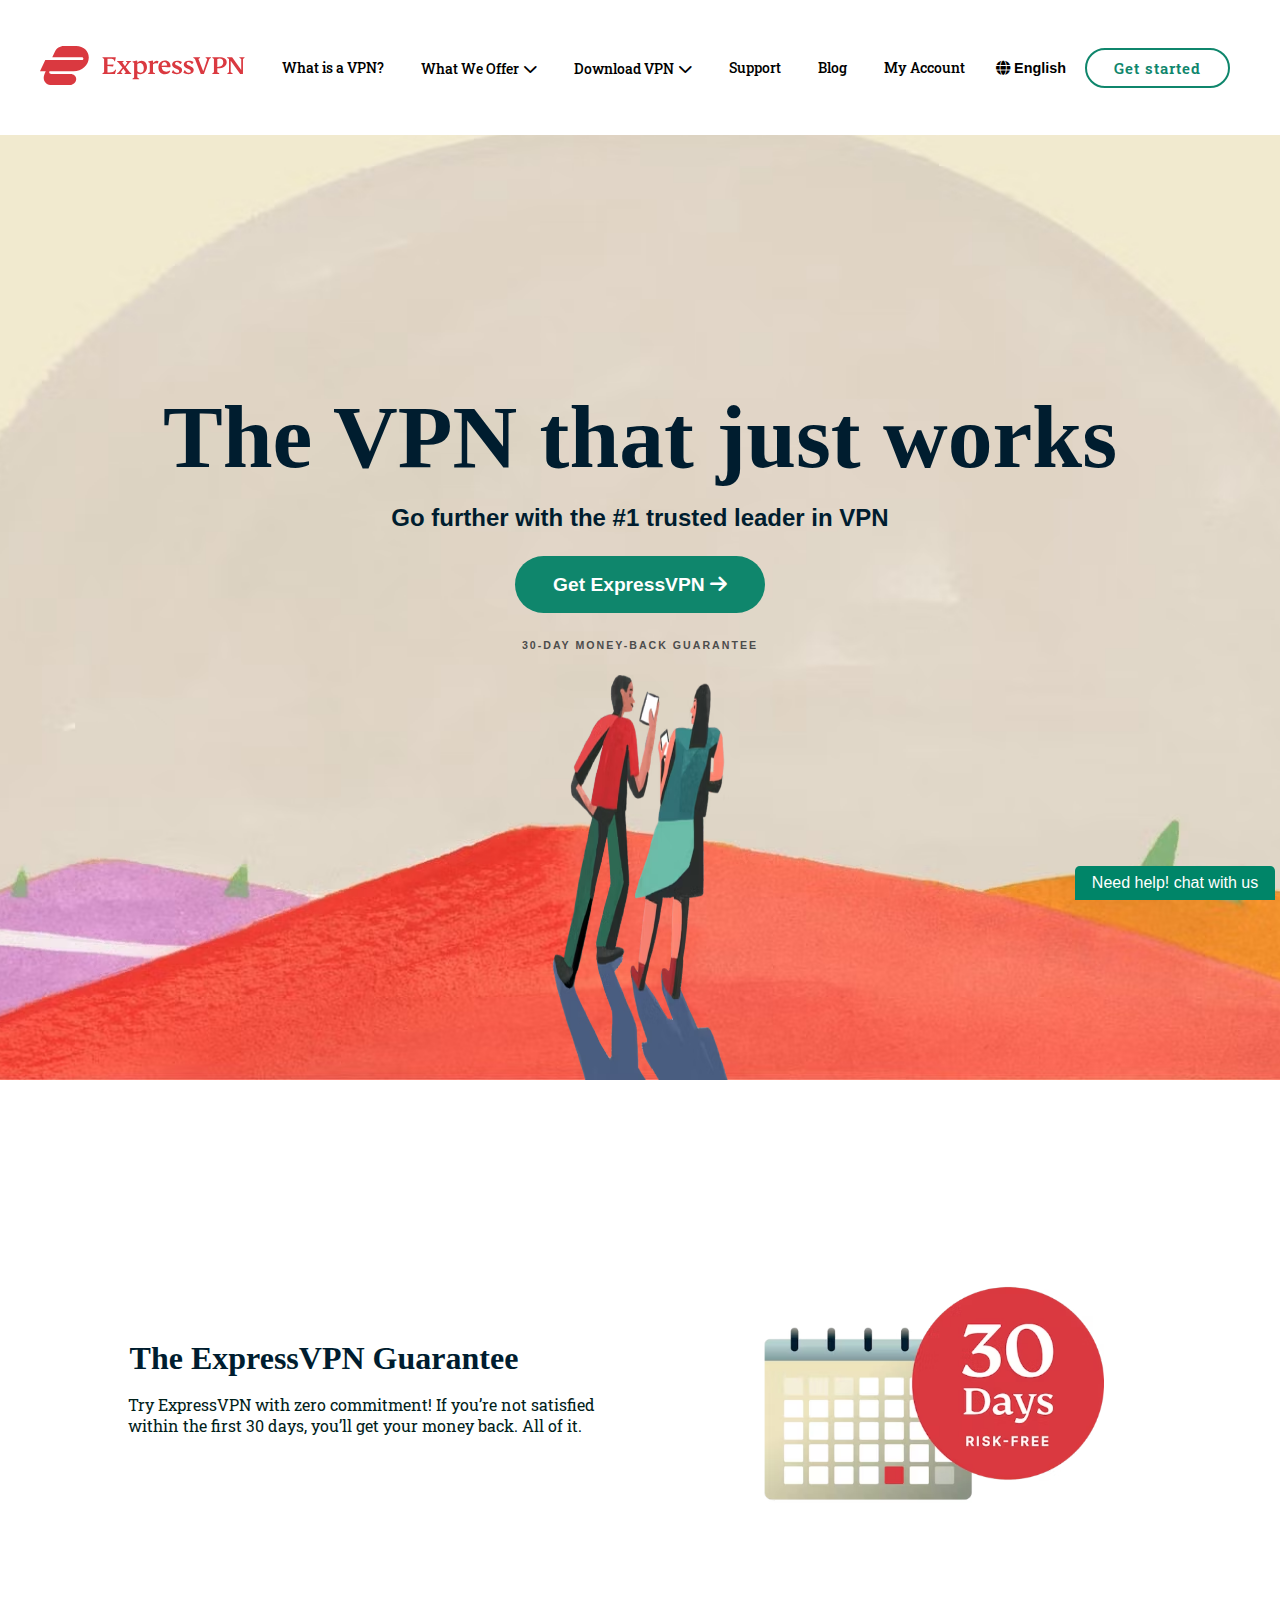
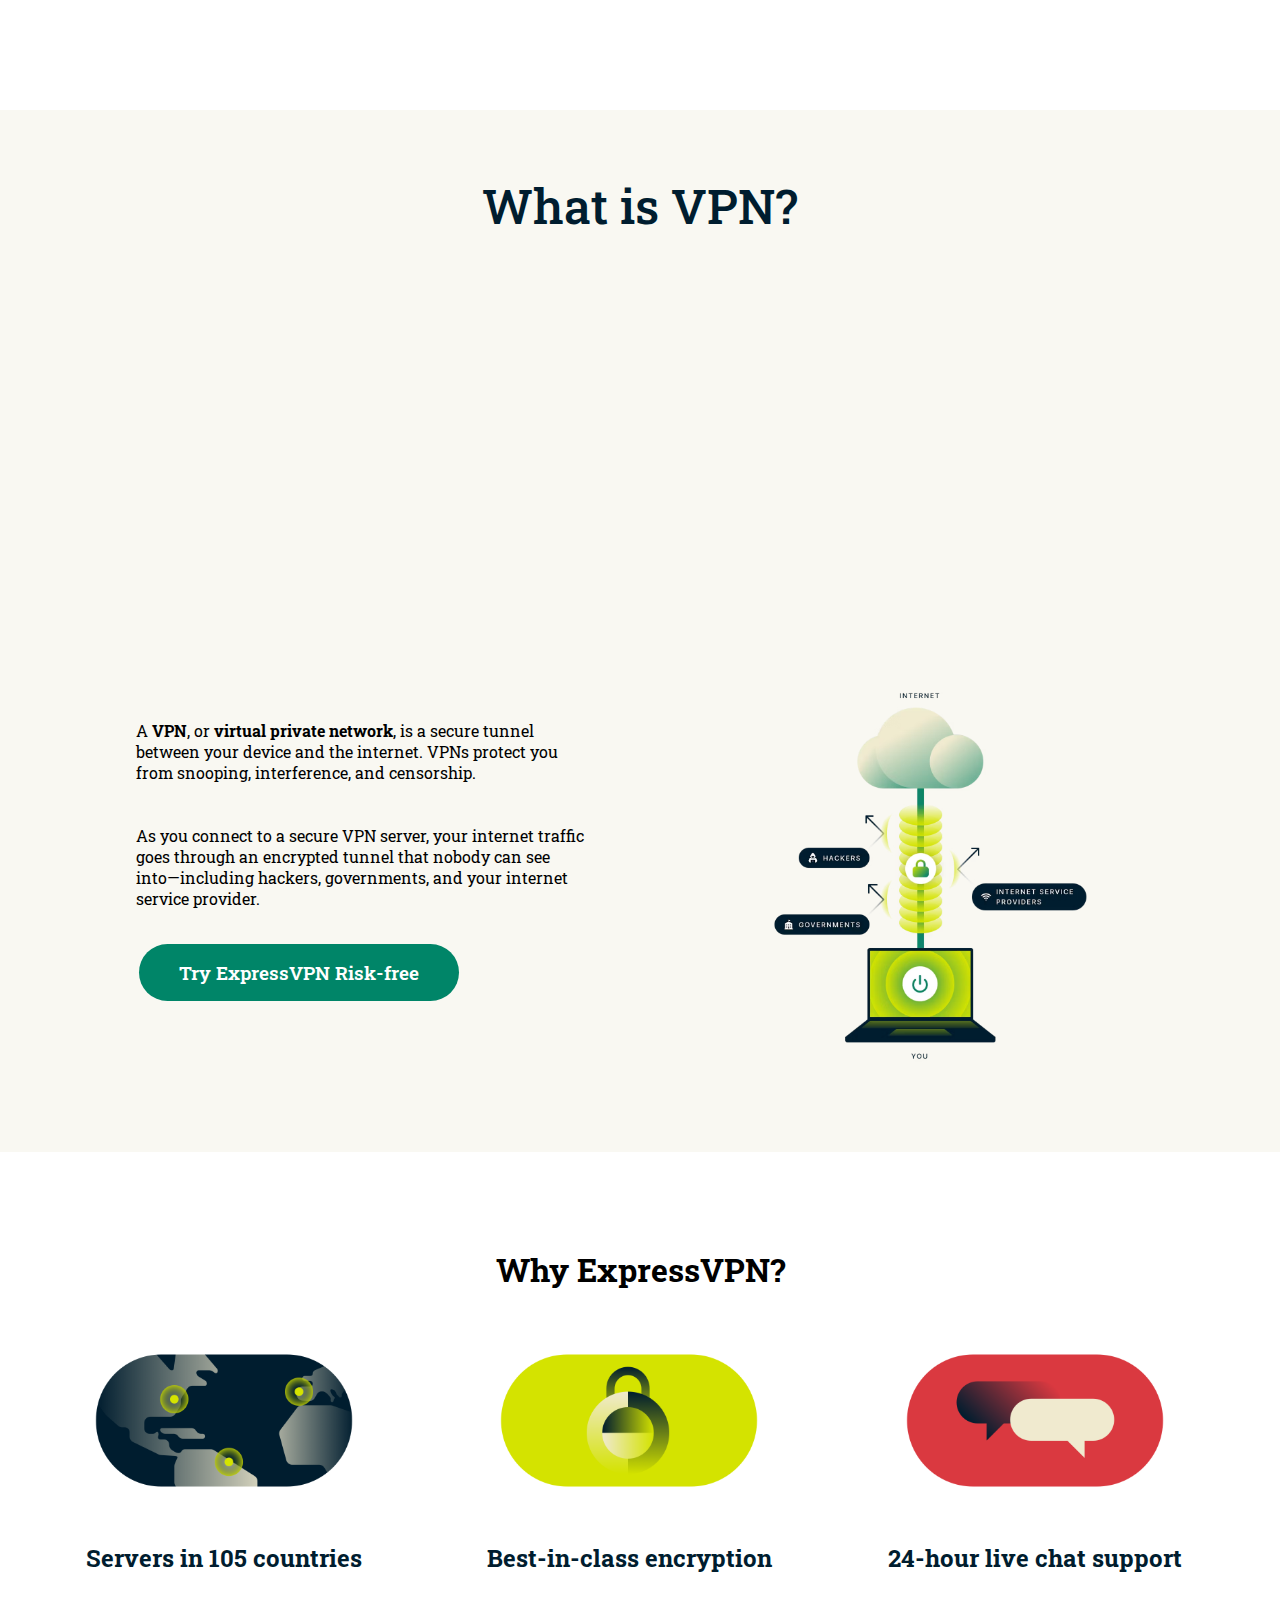
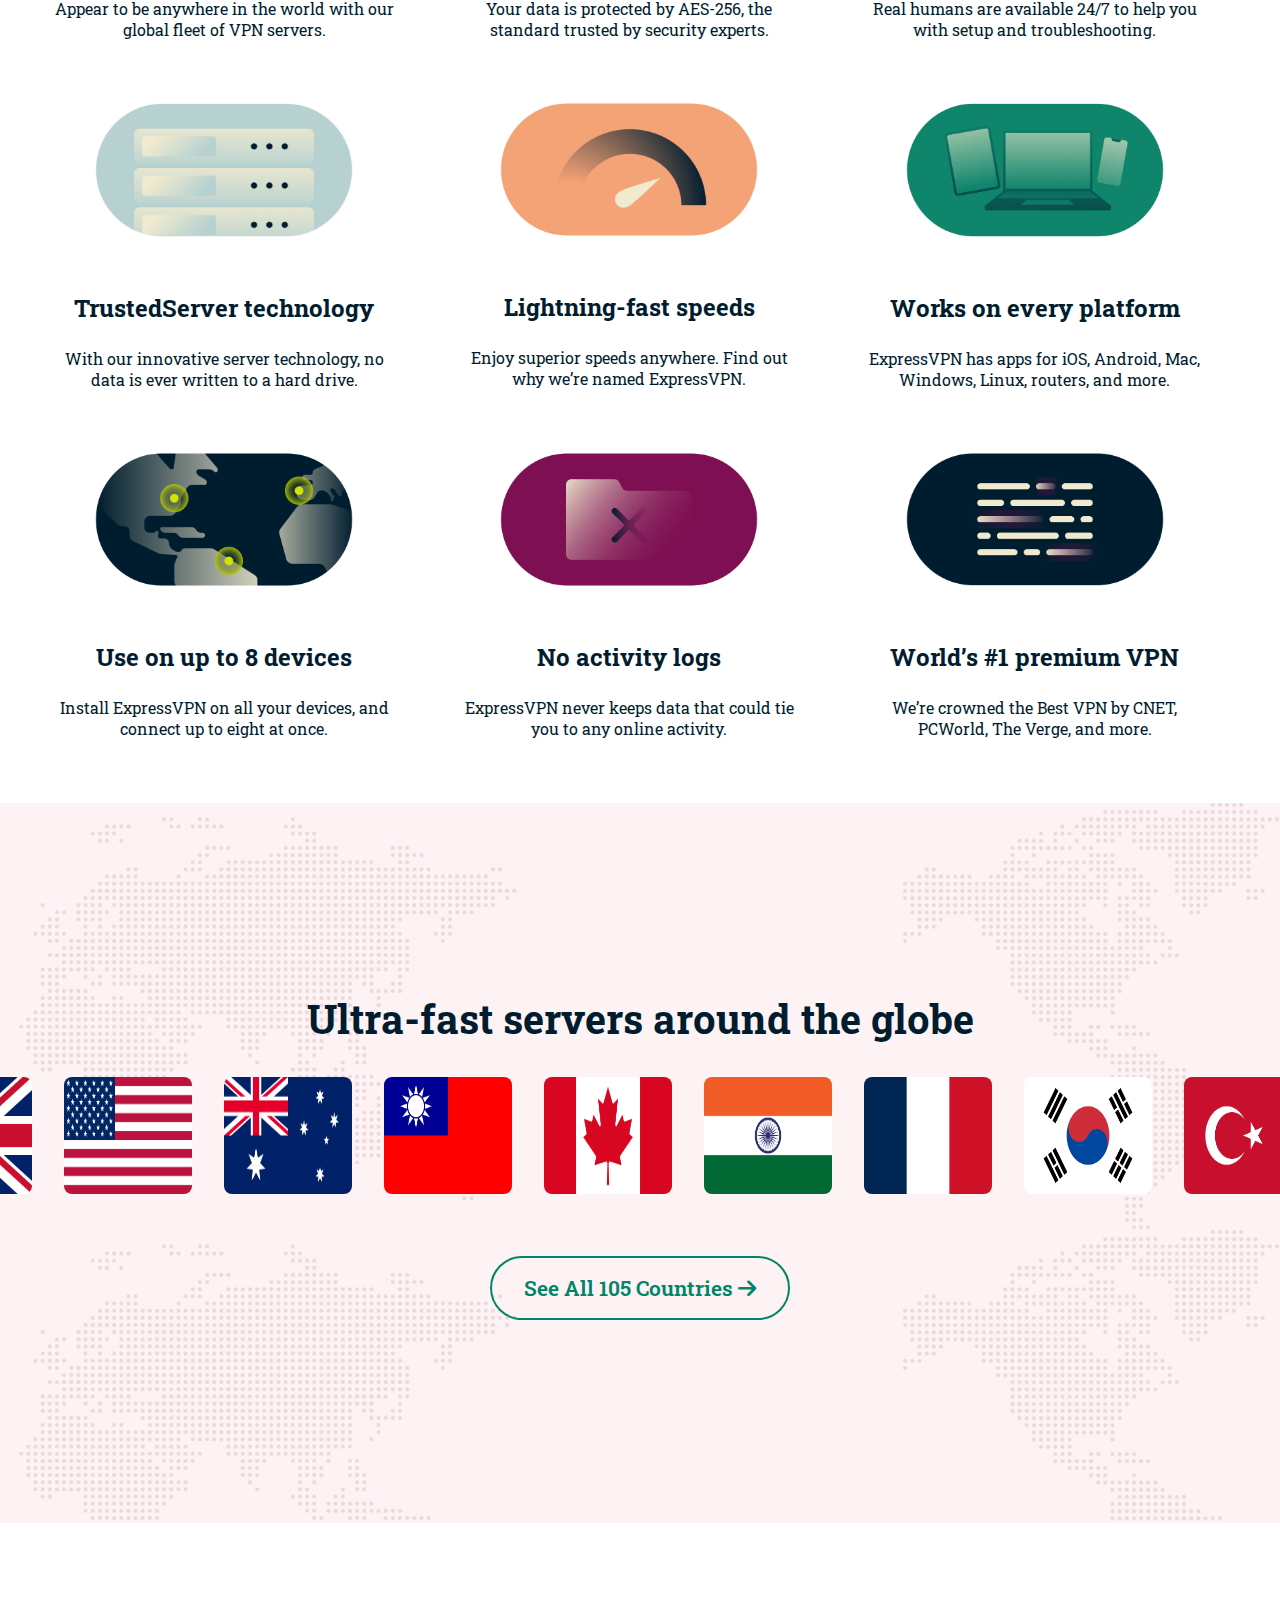
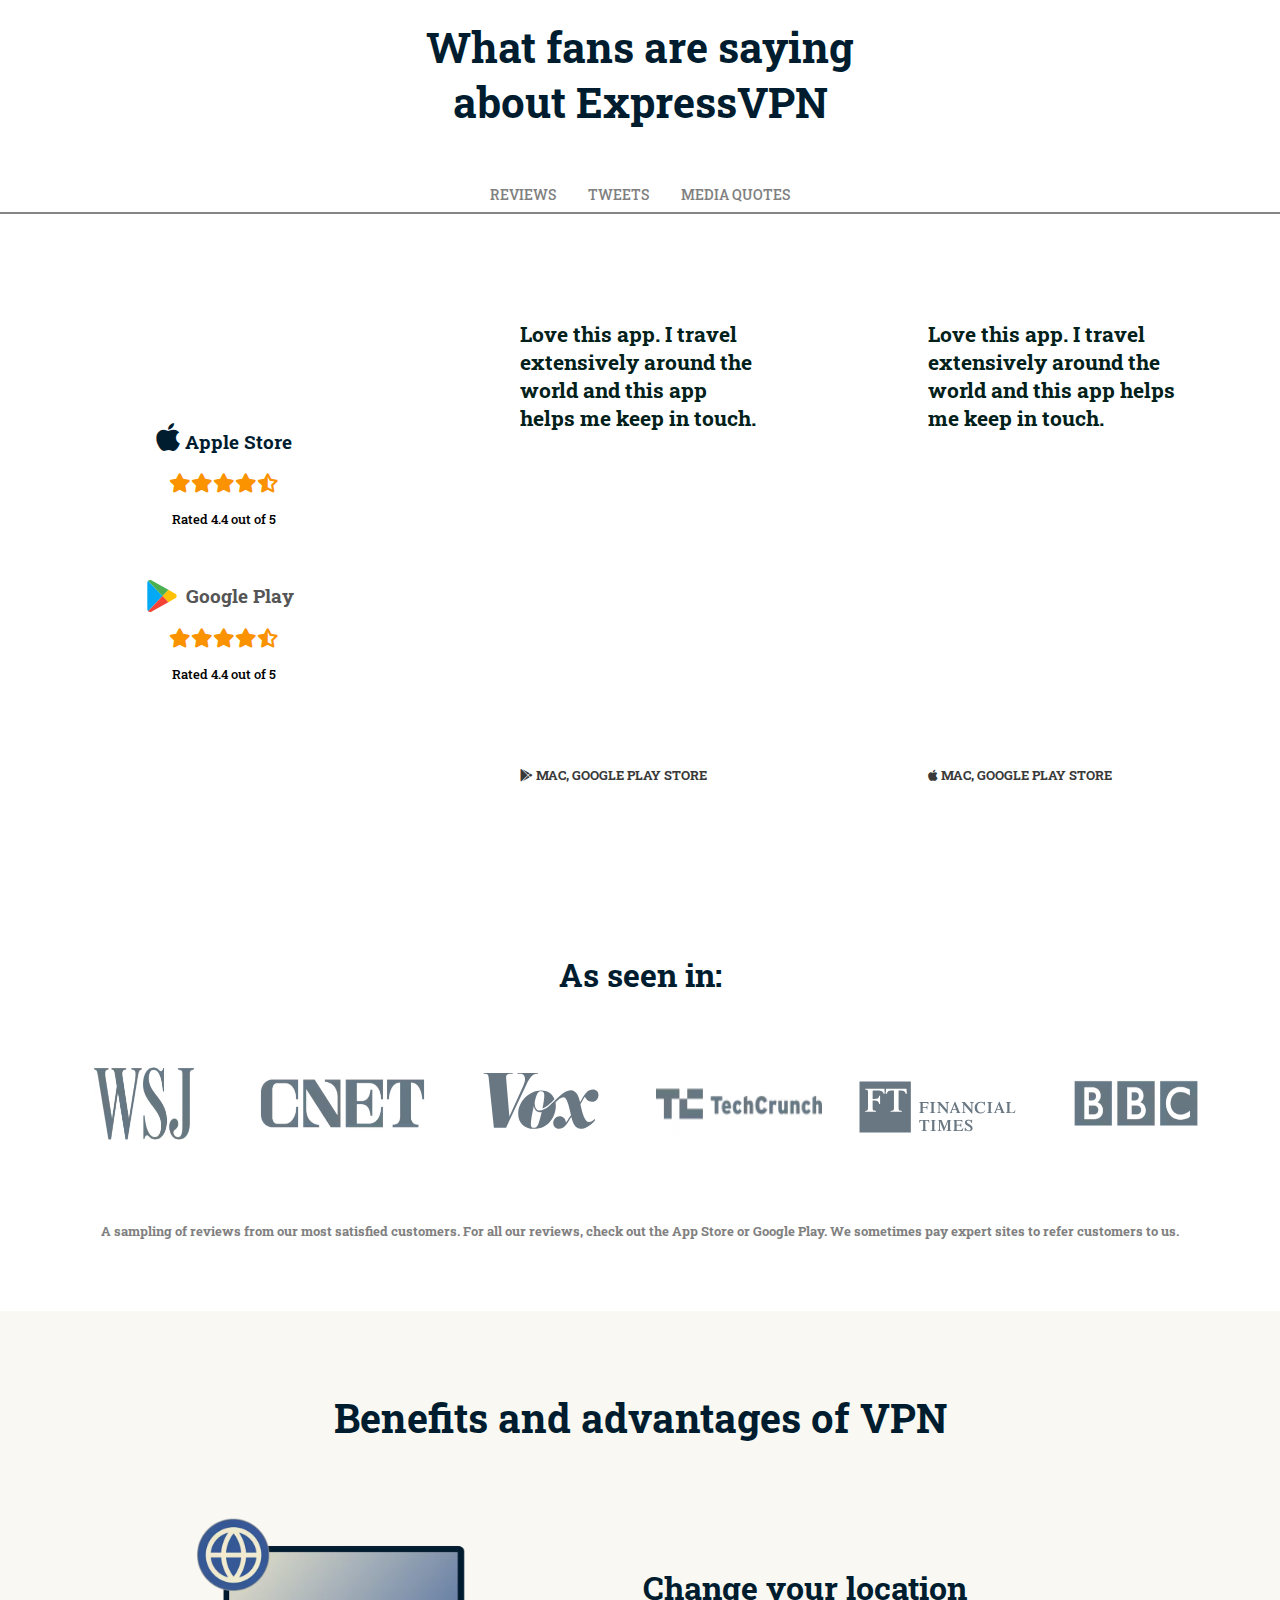
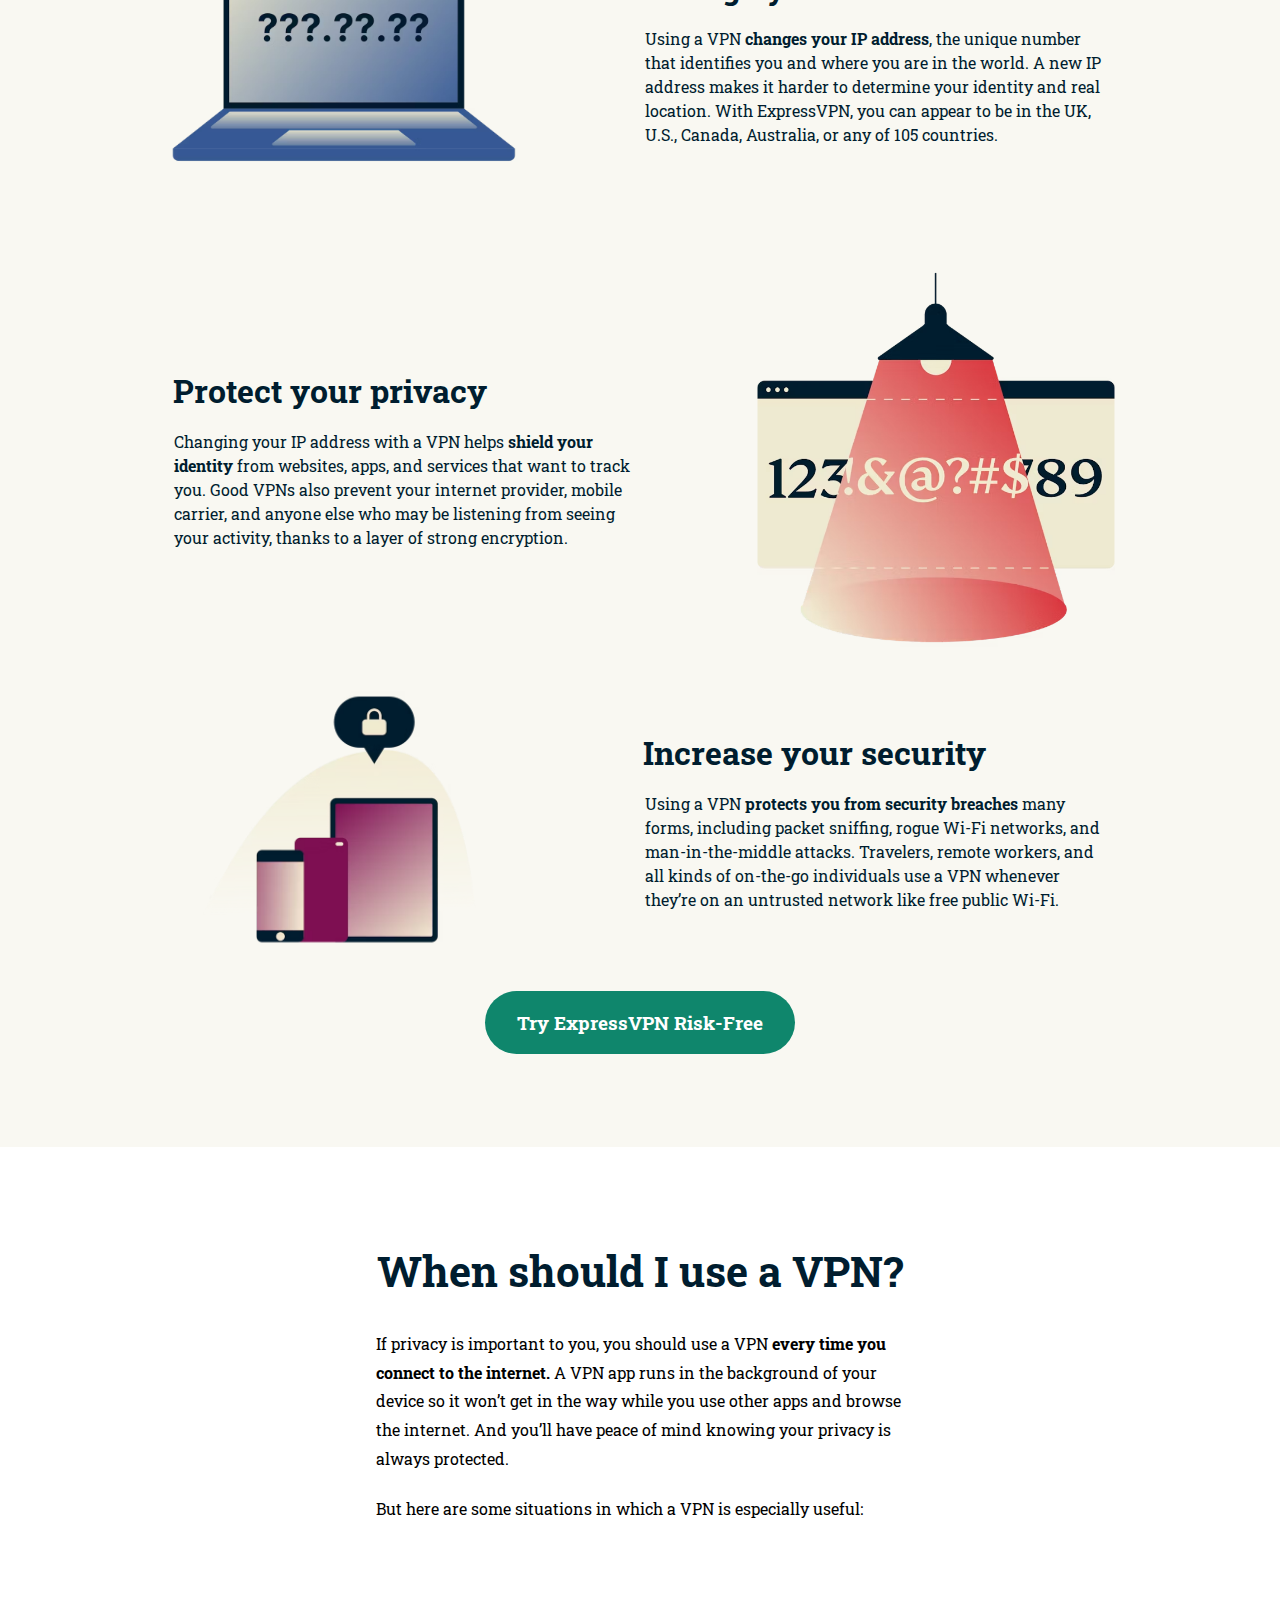
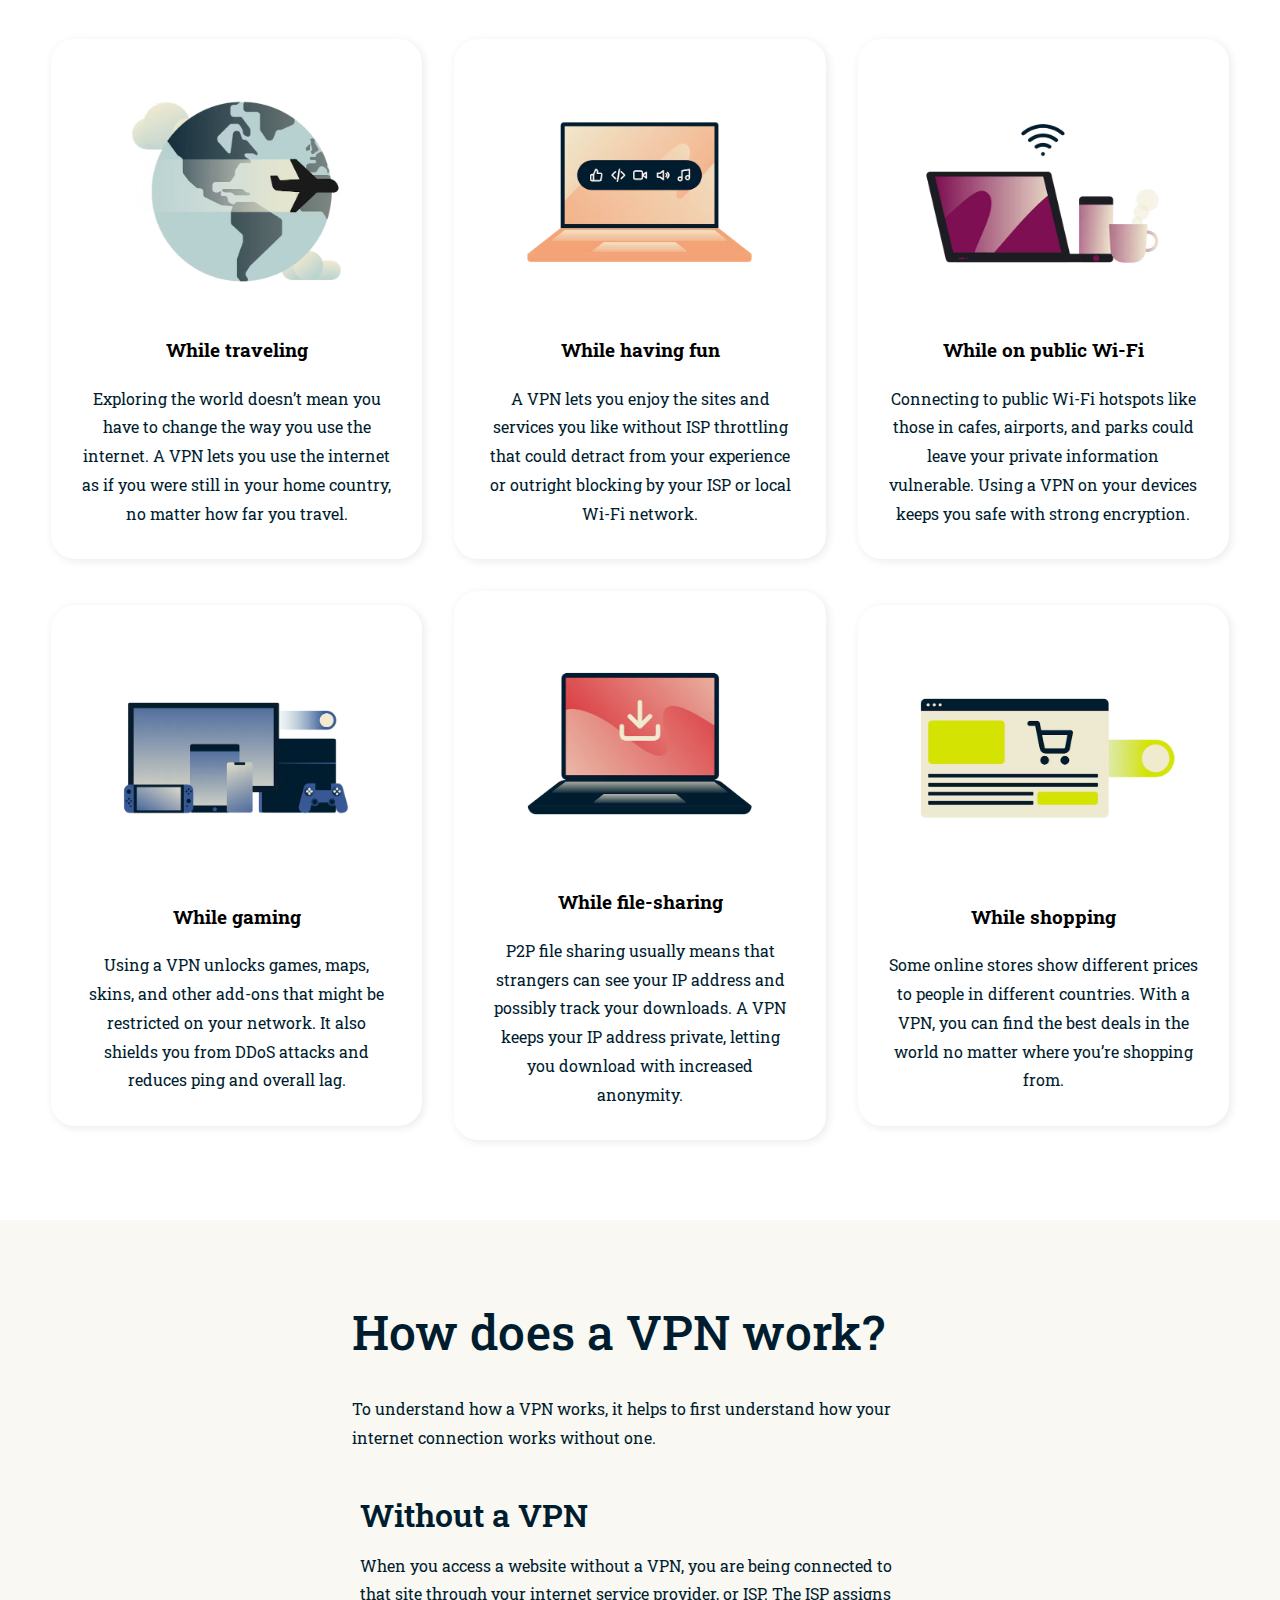
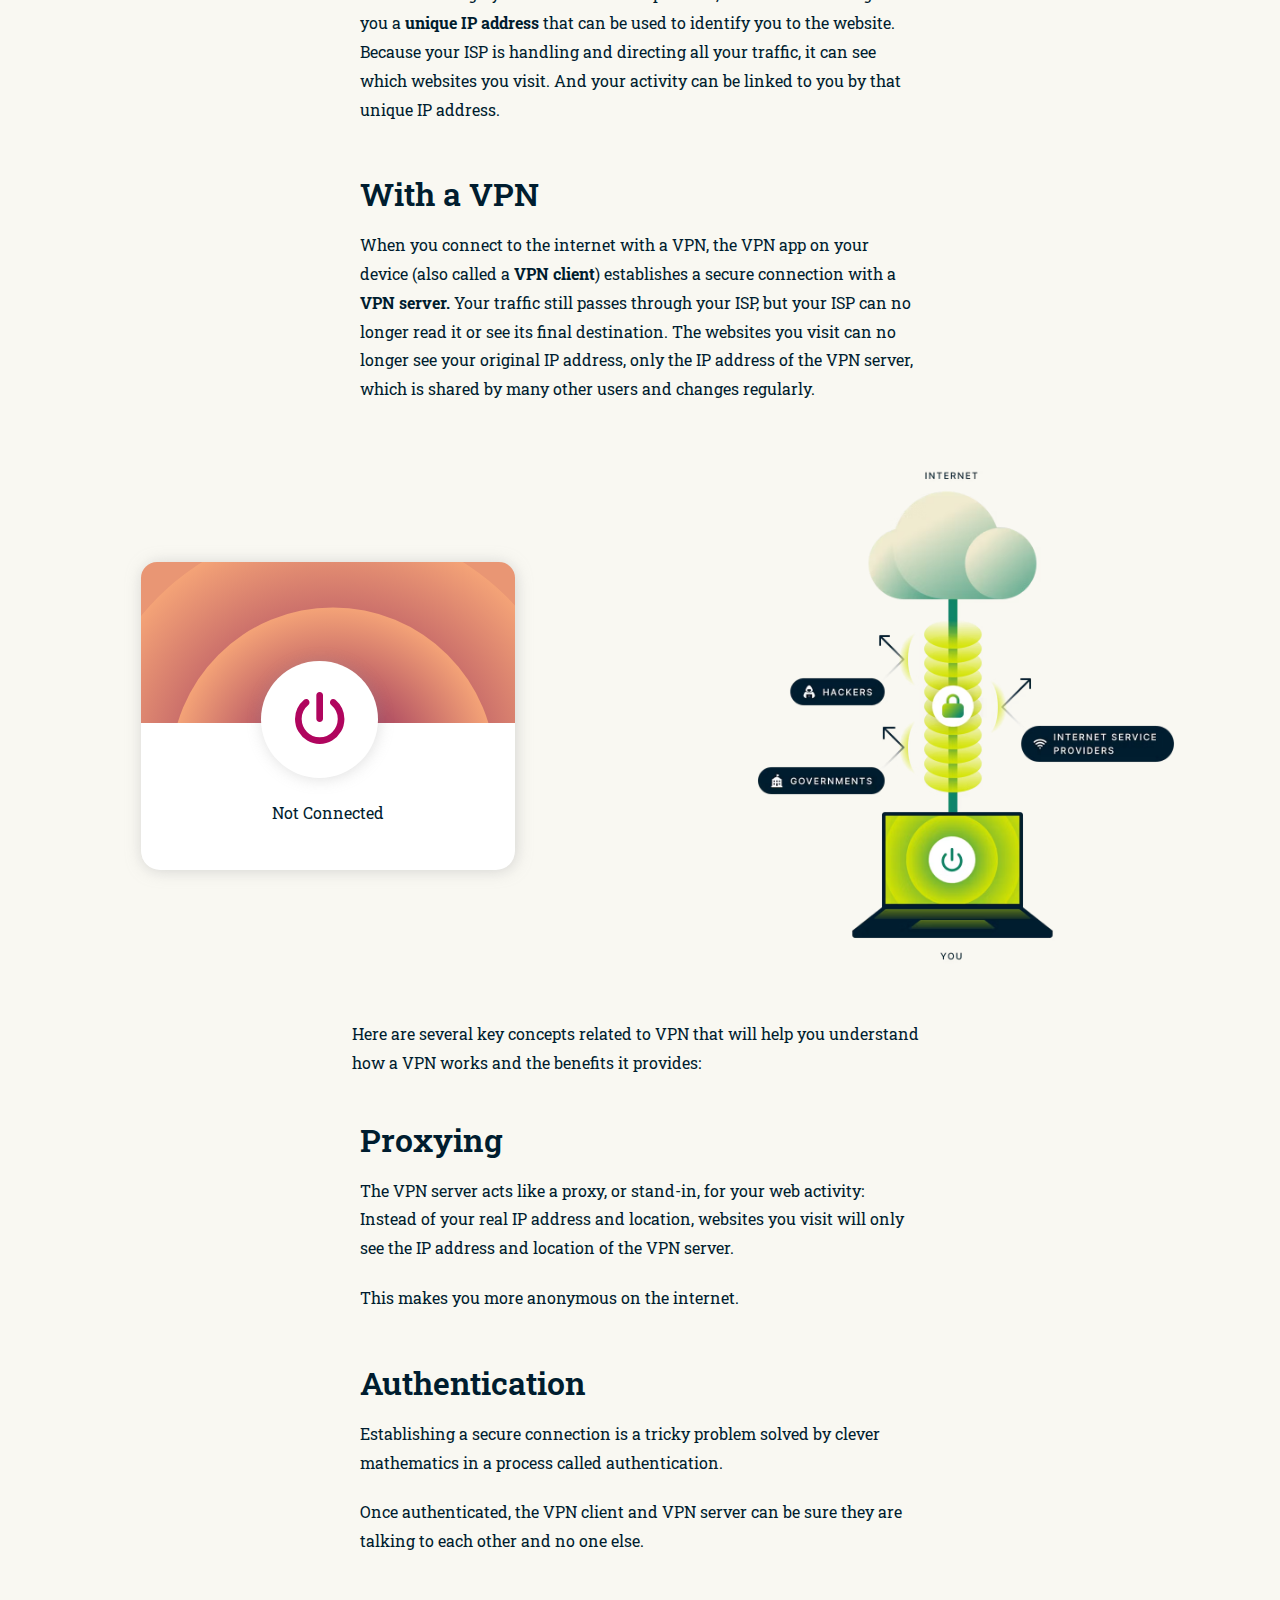
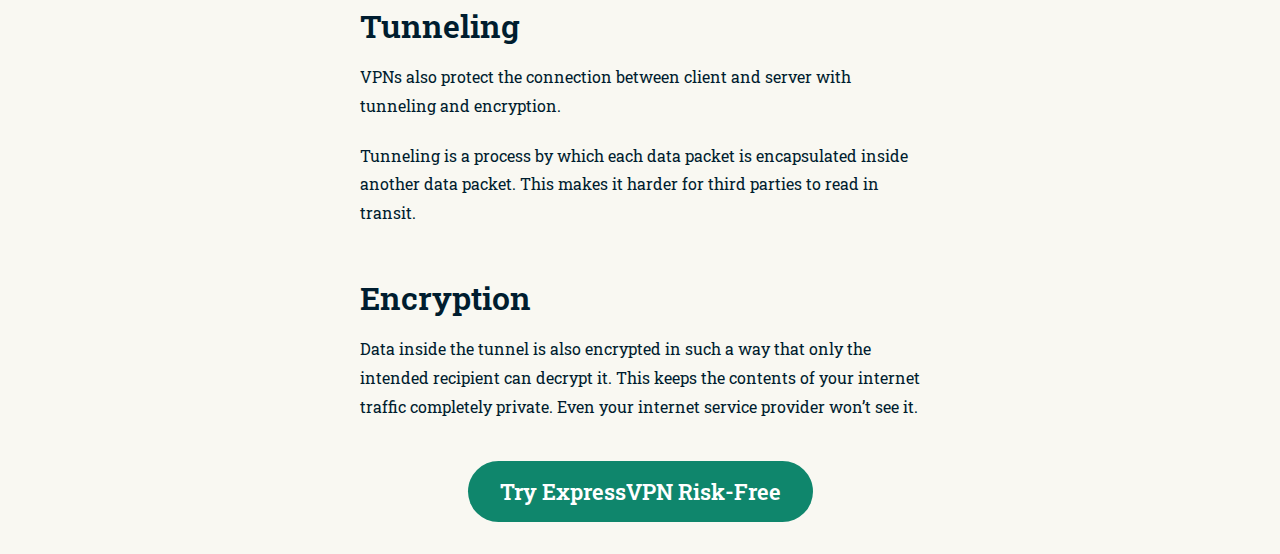
<file: ExpressVpn/index.html>
<!DOCTYPE html>
<html lang="en">
  <head>
    <meta charset="UTF-8" />
    <meta name="viewport" content="width=device-width, initial-scale=1.0" />
    <link rel="stylesheet" href="index.css" />

    <title>Express VPN</title>
    <link
      rel="stylesheet"
      href="https://cdnjs.cloudflare.com/ajax/libs/font-awesome/6.0.0/css/all.min.css"
    />
    <link
      href="https://fonts.googleapis.com/icon?family=Material+Icons"
      rel="stylesheet"
    />
  </head>
  <body>
    <button id="scroll-top-button">Need help! chat with us</button>
    <header class="header-navbar header active">
      <nav class="navbar">
        <div class="nav-content-wrapper">
          <div class="logo-wrapper">
            <svg
              height="50"
              viewBox="0 0 782 150"
              width=""
              xmlns="http://www.w3.org/2000/svg"
            >
              <path
                d="m290.787149 90.960682-4.650053 15.771831h-47.609119v-2.223157l6.163119-4.248567v-50.7431108l-6.163119-4.2485671v-2.2231571h49.832276l1.111578 1.1115786-3.130996 14.2557701h-2.223157c-2.022414-8.796751-4.955663-10.0072031-19.51105-10.0072031h-6.97508v23.3491418l22.944659-1.4141916.506352.4014866-2.124283 7.4814329-.605226.2037395-20.721502-2.0194176v24.9640768h6.570598c11.825877 0 17.994988-1.8156783 24.361846-11.2176554zm490.358943-45.6915709-6.166115 4.2485671v56.4028738l-.805969.811961h-9.80646l-36.19072-50.0360149v43.5642909l7.280689 4.248567v2.223157h-20.017402v-2.223157l6.169111-4.248567v-50.9438541l-7.07695-4.0478238v-2.2231571h19.103571l34.773532 48.3192108v-41.8474866l-7.277693-4.2485671v-2.2231571h20.014406zm-104.116858 54.9916779 7.277693 4.248567v2.223157h-26.279394v-2.223157l6.166115-4.248567v-50.7431108l-6.166115-4.2485671v-2.2231571h26.686873c18.597219 0 28.199939 6.3698544 28.199939 18.6002146 0 13.9501609-13.542682 23.4540076-33.658958 23.4540076-.910835 0-1.719801 0-2.226153-.1048659zm-24.056238-54.9916779-6.267985 4.1466973-20.823371 57.3167046h-12.029617l-22.13869-57.0140915-6.465731-4.4493104v-2.2231571h26.078651v2.2231571l-6.366858 4.3474406 17.991992 46.1949272h.707096l15.163609-46.2938007-6.471724-4.2485671v-2.2231571h20.622628zm24.056238 34.4739157c14.150904.4044828 22.743915-6.3698544 22.743915-17.7882529 0-9.4049731-4.8478-14.1539003-14.555387-14.1539003-2.729509 0-5.860505.7040996-8.188528 1.8156781zm-268.477678.6052261c0 15.870705-10.615426 27.1932261-25.476422 27.1932261-4.344444 0-7.984789-1.114575-11.520268-2.62764v15.565096l7.277693 4.245571v2.223157h-25.779034v-2.223157l6.270981-4.245571v-55.3931649l-6.270981-3.7422145v-2.2261533l16.67967-3.3347356 1.821671 1.2164444v7.073954c3.942958-5.0545364 10.207946-8.1855325 16.67967-8.1855325 12.026621 0 20.31702 10.5105594 20.31702 24.4607203zm40.735908-13.3419387h-2.223157c-1.617932-1.012705-3.337732-1.5190575-5.057533-1.5190575-3.736222 0-7.274697 1.4171877-10.40869 4.1437012v30.6298311l7.481433 4.248567v2.223157h-26.081647v-2.223157l6.267984-4.248567v-35.1750189l-6.267984-3.7422145v-2.2261533l16.778544-3.3347356 1.82167 1.2164444v7.9817931c3.232866-5.2552797 8.895625-8.9944981 14.555387-8.9944981 2.630636 0 4.853793.710092 6.672468 2.0194177zm38.006398 13.9471647c-6.771341 0-14.351647-.2007433-22.63905-.5033563 1.111579 11.3225211 7.274698 17.8901226 17.38377 17.8901226 6.064246 0 10.007203-1.5160613 13.341939-4.3444444l2.124284 1.617931c-3.334736 7.9817932-10.816169 12.3292342-20.520759 12.3292342-14.858 0-24.865203-10.2079468-24.865203-25.7760388 0-14.858 9.905333-26.3842605 24.967073-26.3842605 6.97508 0 12.23036 2.2231571 15.972574 6.5735938 3.739219 4.3474406 5.557893 10.0042069 5.45902 16.9792874l-1.519058 1.5190575c-2.019418.0988735-5.25528.0988735-9.70459.0988735zm20.014406 11.4243908h2.124284c3.942958 6.468728 9.70459 10.2079463 14.657256 10.2079463 4.449311 0 7.17882-2.325027 7.17882-5.9623754 0-4.1466973-2.426896-6.3698544-8.494138-8.691885l-4.548183-1.7198008c-8.590016-3.2358621-13.746422-8.389272-13.746422-15.1636092 0-8.389272 7.885916-14.858 19.609923-14.858 6.771341 0 13.240069 1.617931 17.994989 4.4463142l-4.853793 8.2903984h-2.022414c-3.334736-5.1564061-7.478437-7.7840459-12.33223-7.7840459-4.344444 0-7.175824 2.4239003-7.175824 5.7616321 0 3.6373487 2.62764 5.8605058 10.411686 8.8956246l5.156406 2.0224138c7.88292 3.0321226 11.319525 7.7840459 11.319525 13.9501609 0 9.7015943-7.784046 15.7688353-19.609923 15.7688353-7.277694 0-14.657257-1.920544-20.014406-5.25528zm44.376253 0h2.124284c3.942957 6.468728 9.70459 10.2079463 14.65426 10.2079463 4.44931 0 7.17882-2.325027 7.17882-5.9623754 0-4.1466973-2.4239-6.3698544-8.491142-8.691885l-4.548184-1.7198008c-8.593011-3.2358621-13.746421-8.389272-13.746421-15.1636092 0-8.389272 7.882919-14.858 19.606927-14.858 6.777333 0 13.243065 1.617931 17.994989 4.4463142l-4.850797 8.2903984h-2.02541c-3.334736-5.1564061-7.475441-7.7840459-12.329234-7.7840459-4.347441 0-7.17882 2.4239003-7.17882 5.7616321 0 3.6373487 2.630636 5.8605058 10.414682 8.8956246l5.15341 2.0224138c7.885916 3.0321226 11.322521 7.7840459 11.322521 13.9501609 0 9.7015943-7.784046 15.7688353-19.612919 15.7688353-7.277694 0-14.654261-1.920544-20.014407-5.25528zm-223.999555-11.2206513 14.858 19.1035706 5.557892 4.248567v2.223157h-25.167816v-2.223157l5.258276-3.945954-10.112069-13.743425-9.70459 13.743425 5.863502 3.945954v2.223157h-20.014406v-2.223157l6.169111-4.146697 14.453517-17.7882529-14.759126-18.803954-5.659763-4.4463142v-2.2231571h25.065947v2.2231571l-5.15341 3.9399617 10.007203 13.6475479 9.70459-13.6475479-5.860506-3.9399617v-2.2231571h20.01141v2.2231571l-6.166115 4.1437012zm157.990965-6.7743372c-1.111579-8.8956245-5.252283-13.1411954-10.813172-13.1411954-6.064246 0-10.109073 5.9653717-10.411686 14.4595096zm-89.255862 11.1187816c0-11.2176551-5.456023-20.5207586-14.252774-20.5207586-3.637349 0-7.175824 1.2164445-10.612429 3.7422146v26.5850038c2.831379 4.3474406 7.175824 6.4717244 12.329234 6.4717244 7.685172 0 12.535969-6.0672416 12.535969-16.2781842zm-348.007977 64.3067662c-20.9222453 0-34.2671801-11.753969-34.2671801-28.08908 0-5.381119 1.5939617-11.951717 7.7690651-25.2996479h-21.913977l20.119272-43.0339693h140.049908c3.187923 0 5.378123-2.3879464 5.378123-5.1743831 0-2.7924292-2.1902-5.1833717-5.378123-5.1833717h-113.3540459l9.9622605-21.3147433c6.1751035-13.14718772 19.5230345-21.7132337 34.0634406-21.7132337h47.6151108c27.489847 0 47.809862 18.9238008 47.809862 43.6242146 0 29.2875479-26.893609 52.7954865-57.969869 52.7954865h-92.0363068c-2.7924291 5.7766129.3954942 10.3607509 7.1698314 10.3607509h73.3102524c12.15246 0 21.515487 8.56305 21.515487 19.520038 0 12.550951-12.149464 23.507939-25.898881 23.507939z"
                fill="#da3940"
                fill-rule="evenodd"
              />
            </svg>
          </div>
          <div class="nav-link-wrapper">
            <ul class="nav-menu">
              <li class="nav-item"><a href="#">What is a VPN?</a></li>
              <li class="nav-item">
                <div class="dropdown">
                  <a href="#" class="dropbtn"
                    >What We Offer
                    <span> <i class="fa-solid fa-chevron-down"></i></span
                  ></a>
                  <div class="dropdown-content">
                    <a href="#">Keys Password Manager </a>
                    <a href="#">Aircove Router</a>
                    <a href="#">Servers in 105 Countries</a>
                    <a href="#">Sites and Services</a>
                    <a href="#">VPN for Gaming</a>
                    <a href="#">Policy Against Logs</a>
                  </div>
                </div>
              </li>
              <li class="nav-item">
                <div class="dropdown">
                  <a href="#" class="dropbtn"
                    >Download VPN
                    <span> <i class="fa-solid fa-chevron-down"></i></span
                  ></a>
                  <div class="dropdown-content">
                    <a href="#">Window PC VPN</a>
                    <a href="#">Mac VPN</a>
                    <a href="#">iPhone VPN (iOS)</a>
                    <a href="#">Android VPN APK</a>
                    <a href="#">Router VPN</a>
                    <a href="#">Apple TV VPN</a>
                    <a href="#">Fire Stick VPN</a>
                    <a href="#">Android TV VPN</a>
                    <a href="#">Chrome VPN Extension</a>
                  </div>
                </div>
              </li>
              <li class="nav-item"><a href="#">Support</a></li>
              <li class="nav-item"><a href="#">Blog</a></li>
              <li class="nav-item"><a href="#">My Account</a></li>
            </ul>
            <div class="button-wrapper">
              <a href="#" class="language"
                ><i class="fa fa-globe"></i>
                <span class="text">English</span></a
              >
              <a href="#" class="btn">Get started</a>
            </div>
            <div class="hamburger">
              <span class="bar"></span>
              <span class="bar"></span>
              <span class="bar"></span>
            </div>
          </div>
        </div>
      </nav>
    </header>

    <main>
      <div class="home-page-wrapper hoverEffect">
        <div class="hero-section">
          <div class="hero-content-wrapper">
            <div class="content-wrapper">
              <div class="headers">
                <h1>The VPN that just works</h1>
              </div>
              <div class="sub-header">
                <h4>Go further with the #1 trusted leader in VPN</h4>
              </div>
              <div class="link-wrapper">
                <a href="#"
                  >Get ExpressVPN <i class="fa-solid fa-arrow-right"></i
                ></a>
              </div>
              <div class="offer-wrapper">
                <h5>30-DAY MONEY-BACK GUARANTEE</h5>
              </div>
            </div>
            <div class="image-wrapper">
              <img
                src="./assets/homepage-pingzhu-hero-figures-v2-opt__1___3_-7b4c25bcca074a531f74bbda530f87df.avif"
                alt=""
              />
            </div>
          </div>
        </div>
      </div>

      <div class="container page-1">
        <div class="guarantee-div">
          <div class="content-wrapper">
            <div class="header-wrapper">
              <h1 class="headers">The ExpressVPN Guarantee</h1>
            </div>
            <div class="para-wrapper">
              <h4 class="para">
                Try ExpressVPN with zero commitment! If you’re not satisfied
                within the first 30 days, you’ll get your money back. All of it.
              </h4>
            </div>
          </div>
          <div class="image-wrapper-div">
            <div class="image-wrapper-trail">
              <img src="./assets/30-days-risk-free-calendar.avif" alt="" />
            </div>
          </div>
        </div>
        <div class="vpn-specification">
          <div class="vpn-introduction-wrapper">
            <div class="intro-header">
              <h1>What is VPN?</h1>
            </div>
            <div class="youtube-video">
              <iframe
                width="580"
                height="335"
                src="https://www.youtube.com/embed/X-z07FSlji4?si=coDYdI1OUTrcmkn1"
                title="YouTube video player"
                frameborder="0"
                allow="accelerometer; autoplay; clipboard-write; encrypted-media; gyroscope; picture-in-picture; web-share"
                referrerpolicy="strict-origin-when-cross-origin"
                allowfullscreen
              ></iframe>
            </div>
          </div>
          <div class="vpn-specification-content">
            <div class="content-wrapper">
              <div class="para-wrappers">
                <h4 class="para">
                  A <strong>VPN</strong>, or
                  <strong>virtual private network</strong>, is a secure tunnel
                  between your device and the internet. VPNs protect you from
                  snooping, interference, and censorship.
                </h4>
                <br />
                <br />
                <h4 class="para">
                  As you connect to a secure VPN server, your internet traffic
                  goes through an encrypted tunnel that nobody can see
                  into—including hackers, governments, and your internet service
                  provider.
                </h4>
                <div class="btn-wrapper">
                  <a href="#" class="link">Try ExpressVPN Risk-free</a>
                </div>
              </div>
            </div>
            <div class="image-wrapper-div">
              <div class="image-wrapper-trail">
                <img src="./assets/what-is-vpn-.avif" alt="" />
              </div>
            </div>
          </div>
        </div>
      </div>
      <div class="container-2 page-2">
        <div class="vpn-why-wrapper">
          <div class="why-vpn-header-wrapper">
            <h1 class="why-vpn-header">Why ExpressVPN?</h1>
          </div>
          <div class="why-vpn-cards-wrapper">
            <div class="cards-wrapper">
              <div class="cards">
                <div class="images-wrapper">
                  <img src="./assets/home-location.png" alt="" />
                </div>
                <div class="card-content-wrapper">
                  <div class="header-wrapper">
                    <h2>Servers in 105 countries</h2>
                  </div>
                  <div class="card-para-wrapper">
                    <h4>
                      Appear to be anywhere in the world with our global fleet
                      of VPN servers.
                    </h4>
                  </div>
                </div>
              </div>
              <div class="cards">
                <div class="images-wrapper">
                  <img src="./assets/serious-security.png" alt="" />
                </div>
                <div class="card-content-wrapper">
                  <div class="header-wrapper">
                    <h2>Best-in-class encryption</h2>
                  </div>
                  <div class="card-para-wrapper">
                    <h4>
                      Your data is protected by AES-256, the standard trusted by
                      security experts.
                    </h4>
                  </div>
                </div>
              </div>
              <div class="cards">
                <div class="images-wrapper">
                  <img src="./assets/24-7-support.png" alt="" />
                </div>
                <div class="card-content-wrapper">
                  <div class="header-wrapper">
                    <h2>24-hour live chat support</h2>
                  </div>
                  <div class="card-para-wrapper">
                    <h4>
                      Real humans are available 24/7 to help you with setup and
                      troubleshooting.
                    </h4>
                  </div>
                </div>
              </div>
              <div class="cards">
                <div class="images-wrapper">
                  <img src="./assets/trustedserver-technology.png" alt="" />
                </div>
                <div class="card-content-wrapper">
                  <div class="header-wrapper">
                    <h2>TrustedServer technology</h2>
                  </div>
                  <div class="card-para-wrapper">
                    <h4>
                      With our innovative server technology, no data is ever
                      written to a hard drive.
                    </h4>
                  </div>
                </div>
              </div>
              <div class="cards">
                <div class="images-wrapper">
                  <img src="./assets/blazing-fast-speeds.png" alt="" />
                </div>
                <div class="card-content-wrapper">
                  <div class="header-wrapper">
                    <h2>Lightning-fast speeds</h2>
                  </div>
                  <div class="card-para-wrapper">
                    <h4>
                      Enjoy superior speeds anywhere. Find out why we’re named
                      ExpressVPN.
                    </h4>
                  </div>
                </div>
              </div>
              <div class="cards">
                <div class="images-wrapper">
                  <img src="./assets/every-platform__1_.png" alt="" />
                </div>
                <div class="card-content-wrapper">
                  <div class="header-wrapper">
                    <h2>Works on every platform</h2>
                  </div>
                  <div class="card-para-wrapper">
                    <h4>
                      ExpressVPN has apps for iOS, Android, Mac, Windows, Linux,
                      routers, and more.
                    </h4>
                  </div>
                </div>
              </div>
              <div class="cards">
                <div class="images-wrapper">
                  <img src="./assets/home-location.png" alt="" />
                </div>
                <div class="card-content-wrapper">
                  <div class="header-wrapper">
                    <h2>Use on up to 8 devices</h2>
                  </div>
                  <div class="card-para-wrapper">
                    <h4>
                      Install ExpressVPN on all your devices, and connect up to
                      eight at once.
                    </h4>
                  </div>
                </div>
              </div>
              <div class="cards">
                <div class="images-wrapper">
                  <img src="./assets/no-logs.png" alt="" />
                </div>
                <div class="card-content-wrapper">
                  <div class="header-wrapper">
                    <h2>No activity logs</h2>
                  </div>
                  <div class="card-para-wrapper">
                    <h4>
                      ExpressVPN never keeps data that could tie you to any
                      online activity.
                    </h4>
                  </div>
                </div>
              </div>
              <div class="cards">
                <div class="images-wrapper">
                  <img src="./assets/worlds--1-premium-vpn.png" alt="" />
                </div>
                <div class="card-content-wrapper">
                  <div class="header-wrapper">
                    <h2>World’s #1 premium VPN</h2>
                  </div>
                  <div class="card-para-wrapper">
                    <h4 class="card-para">
                      We’re crowned the Best VPN by CNET, PCWorld, The Verge,
                      and more.
                    </h4>
                  </div>
                </div>
              </div>
            </div>
          </div>
        </div>
      </div>
      <div class="globe-container">
        <div class="globe-cards-wrapper">
          <div class="globe-header-wrapper">
            <h2 class="globe-header">Ultra-fast servers around the globe</h2>
          </div>
          <div class="flag-cards-wrapper" id="container">
            <div class="flag-card">
              <img src="./assets/united-kingdom-flag.png" alt="" />
              <span class="text">United Kingdom</span>
            </div>
            <div class="flag-card">
              <img src="./assets/japan-flag.png" alt="" />
              <span class="text">Japan</span>
            </div>
            <div class="flag-card">
              <img src="./assets/united-kingdom-flag.png" alt="" />
              <span class="text">United Kingdom</span>
            </div>
            <div class="flag-card">
              <img height="80vh" src="./assets/usa-flag (2).png" alt="" />
              <span class="text">USA</span>
            </div>
            <div class="flag-card">
              <img src="./assets/australia-flag.png" alt="" />
              <span class="text">Australia</span>
            </div>
            <div class="flag-card">
              <img src="./assets/taiwan-flag.png" alt="" />
              <span class="text">Taiwan</span>
            </div>
            <div class="flag-card">
              <img src="./assets/canada-flag.png" alt="" />
              <span class="text">Canada</span>
            </div>
            <div class="flag-card">
              <img src="./assets/india-flag.png" alt="" />
              <span class="text">India</span>
            </div>
            <div class="flag-card">
              <img src="./assets/france-flag.png" alt="" />
              <span class="text">France</span>
            </div>
            <div class="flag-card">
              <img src="./assets/south-korea-flag.png" alt="" />
              <span class="text">South Korea</span>
            </div>
            <div class="flag-card">
              <img src="./assets/turkey-flag.png" alt="" />
              <span class="text">Turkey</span>
            </div>
            <div class="flag-card">
              <img src="./assets/italy-flag.png" alt="" />
              <span class="text">Italy</span>
            </div>
            <div class="flag-card">
              <img src="./assets/argentina-flag.png" alt="" />
              <span class="text">Argentina</span>
            </div>
            <div class="flag-card">
              <img src="./assets/mexico-flag.png" alt="" />
              <span class="text">Mexico</span>
            </div>
            <div class="flag-card">
              <img src="./assets/germany-flag.png" alt="" />
              <span class="text">Germany</span>
            </div>
          </div>
          <div class="globe-all-btn-wrapper">
            <a href="#" class="globe-link"
              >See All 105 Countries <i class="fa-solid fa-arrow-right"></i>
            </a>
          </div>
        </div>
      </div>
      <div class="feedback-container">
        <div class="feedback-header-wrapper">
          <h1 class="feedback-header">
            What fans are saying <br />about ExpressVPN
          </h1>
        </div>
        <div class="feedback-type-wrapper">
          <div class="feedback-btn-wrapper" id="button-container">
            <a id="newLD" class="myButton">REVIEWS</a>
            <a id="newVC" class="myButton">TWEETS</a>
            <a id="newFD" class="myButton">MEDIA QUOTES</a>
          </div>
        </div>
        <div class="feedback-content-wrapper">
          <div class="feedback-reweiws feedback-content" id="createLD">
            <div class="reviews-card-wrapper">
              <div class="review-card card" id="review-card">
                <div class="apple-content-wrapper">
                  <h3 class="apple-header">
                    <i class="fa-brands fa-apple"></i> Apple Store
                  </h3>
                  <div class="review-star-wrapper">
                    <span class="fa fa-star"></span>
                    <span class="fa fa-star"></span>
                    <span class="fa fa-star"></span>
                    <span class="fa fa-star"></span>
                    <span class="fa far fas fa-star-half-alt"></span>
                  </div>
                  <div class="rating-wrapper">
                    <p>Rated 4.4 out of 5</p>
                  </div>
                </div>
                <div class="google-content-wrapper">
                  <div class="google-header-wrapper">
                    <svg
                      class="google-play"
                      xmlns="http://www.w3.org/2000/svg"
                      enable-background="new 0 0 24 24"
                      viewBox="0 0 24 24"
                      id="google-play"
                    >
                      <path
                        fill="#ffc107"
                        d="m23 12c0 .75-.42 1.41-1.03 1.75l-5.2 2.89-4.4-4.64 4.4-4.64 5.2 2.89c.61.34 1.03 1 1.03 1.75z"
                      ></path>
                      <path
                        fill="#03a9f4"
                        d="m12.37 12-10.8 11.39c-.36-.36-.57-.85-.57-1.39v-20c0-.54.21-1.03.57-1.39z"
                      ></path>
                      <path
                        fill="#f44336"
                        d="m12.37 12 4.4 4.64-12.8 7.11c-.29.16-.62.25-.97.25-.56 0-1.07-.23-1.43-.61z"
                      ></path>
                      <path
                        fill="#4caf50"
                        d="m16.77 7.36-4.4 4.64-10.8-11.39c.36-.38.87-.61 1.43-.61.35 0 .68.09.97.25z"
                      ></path>
                    </svg>
                    <h3 class="google-header">Google Play</h3>
                  </div>
                  <div class="review-star-wrapper">
                    <span class="fa fa-star"></span>
                    <span class="fa fa-star"></span>
                    <span class="fa fa-star"></span>
                    <span class="fa fa-star"></span>
                    <span class="fa far fas fa-star-half-alt"></span>
                  </div>
                  <div class="rating-wrapper">
                    <p>Rated 4.4 out of 5</p>
                  </div>
                </div>
              </div>
              <div class="mac-card card">
                <div class="mac-review-content-wrapper">
                  <div class="mac-review-wrapper">
                    <h2 class="para-review">
                      Love this app. I travel extensively around the world and
                      this app helps me keep in touch.
                    </h2>
                    <h3 class="about">
                      <i class="fa-brands fa-google-play"></i> MAC, GOOGLE PLAY
                      STORE
                    </h3>
                  </div>
                </div>
              </div>
              <div class="apple-store-card card">
                <div class="apple-store-review-content-wrapper">
                  <div class="store-review-wrapper">
                    <h2 class="para-review">
                      Love this app. I travel extensively around the world and
                      this app helps me keep in touch.
                    </h2>
                    <h3 class="about">
                      <i class="fa-brands fa-1x fa-apple"></i> MAC, GOOGLE PLAY
                      STORE
                    </h3>
                  </div>
                </div>
              </div>
            </div>
          </div>
          <div
            class="feedback-tweets feedback-content"
            id="createVC"
            style="display: none"
          >
            <div class="tweet-card-wrapper">
              <div class="tweet-card card" id="tweet-card">
                <div class="tweet-card-content-wrapper">
                  <div class="tweet-img-wrapper">
                    <img
                      src="./assets/brooke-cagle-R8bNESnnKR8-unsplash.jpg"
                      alt=""
                    />
                  </div>
                  <h4 class="tweet-card-para">
                    Got an account with @expressvpn yesterday. Great decision
                    for traveling out of the country!
                  </h4>
                </div>
                <h4 class="about-tweet">
                  <i class="fa-brands fa-1x fa-twitter"></i> MAC, GOOGLE PLAY
                  STORE
                </h4>
              </div>
              <div class="tweet-card card">
                <div class="tweet-card-content-wrapper">
                  <div class="tweet-img-wrapper">
                    <img
                      src="./assets/brooke-cagle-R8bNESnnKR8-unsplash.jpg"
                      alt=""
                    />
                  </div>
                  <h4 class="tweet-card-para">
                    Got an account with @expressvpn yesterday. Great decision
                    for traveling out of the country!
                  </h4>
                </div>
                <h4 class="about-tweet">
                  <i class="fa-brands fa-1x fa-twitter"></i> MAC, GOOGLE PLAY
                  STORE
                </h4>
              </div>
              <div class="tweet-card card">
                <div class="tweet-card-content-wrapper">
                  <div class="tweet-img-wrapper">
                    <img
                      src="./assets/brooke-cagle-R8bNESnnKR8-unsplash.jpg"
                      alt=""
                    />
                  </div>
                  <h4 class="tweet-card-para">
                    Got an account with @expressvpn yesterday. Great decision
                    for traveling out of the country!
                  </h4>
                </div>
                <h4 class="about-tweet">
                  <i class="fa-brands fa-1x fab fa-twitter"></i> MAC, GOOGLE
                  PLAY STORE
                </h4>
              </div>
            </div>
          </div>

          <div
            class="feedback-media-quotes feedback-content"
            id="createFD"
            style="display: none"
          >
            <div class="feedback-qoutes-card-wrapper">
              <div class="media-cards">
                <div class="media-img-wrapper">
                  <img src="./assets/pc-world.avif" alt="" />
                </div>
                <div class="media-para-wrapper">
                  <h3>
                    Practically everything about this service is top-tier.
                  </h3>
                </div>
              </div>
              <div class="media-cards">
                <div class="media-img-wrapper">
                  <img src="./assets/Business-Insider.avif" alt="" />
                </div>
                <div class="media-para-wrapper">
                  <h3>
                    With its consistent performance and reliable security,
                    ExpressVPN is the best VPN out there.
                  </h3>
                </div>
              </div>
              <div class="media-cards" id="us-news">
                <div class="media-img-wrapper">
                  <img src="./assets/us-news.avif" alt="" />
                </div>
                <div class="media-para-wrapper">
                  <h3>
                    Great all-around option for both beginner and experienced
                    VPN users.
                  </h3>
                </div>
              </div>
            </div>
          </div>
        </div>
        <div class="sponsored-wrapper">
          <div class="sponser-header-wrapper">
            <h3 class="sponser-header">As seen in:</h3>
          </div>
          <div class="sponser-image-wrapper">
            <div class="sponser-img">
              <img
                src="./assets/wsj-logo-d07a114b28620bdcc8567a3d30e51014.avif"
                alt=""
              />
            </div>
            <div class="sponser-img">
              <img src="./assets/cnet-logo-small.avif" alt="" />
            </div>
            <div class="sponser-img">
              <img src="./assets/Vox-logo.svg" alt="" />
            </div>
            <div class="sponser-img">
              <img
                src="./assets/techcrunch-logo-43c5b53e15e4d4902e1721b647bbd016.avif"
                alt=""
              />
            </div>
            <div class="sponser-img">
              <img
                src="./assets/FT-logo-e4a9d097786994138501983a4e110a7f.svg"
                alt=""
              />
            </div>
            <div class="sponser-img">
              <img
                src="./assets/bbc-logo-dd948a93355d2a32cefacaaf07adfd75.avif"
                alt=""
              />
            </div>
          </div>
          <div class="sponser-para-wrapper">
            <h4 class="sponser-para">
              A sampling of reviews from our most satisfied customers. For all
              our reviews, check out the App Store or Google Play. We sometimes
              pay expert sites to refer customers to us.
            </h4>
          </div>
        </div>
      </div>
      <div class="vpn-advantage-container">
        <div class="vpn-advantage-header-wrapper">
          <h1 class="vpn-advantage-header">Benefits and advantages of VPN</h1>
        </div>
        <div class="vpn-advantage-card-wrapper">
          <div class="vpn-advantage-card" id="vpn-advantage-card-one">
            <div class="vpn-advantage-image-wrapper">
              <img src="./assets/Change_your_location.avif" alt="" />
            </div>
            <div class="vpn-advantage-content-wrapper">
              <div class="vpn-advantage-content-header-wrapper">
                <h1 class="vpn-advantage-content-header">
                  Change your location
                </h1>
              </div>
              <div class="vpn-advantage-content-para-wrapper">
                <h4 class="vpn-advantage-content-para">
                  Using a VPN <strong>changes your IP address</strong>, the
                  unique number that identifies you and where you are in the
                  world. A new IP address makes it harder to determine your
                  identity and real location. With ExpressVPN, you can appear to
                  be in the UK, U.S., Canada, Australia, or any of 105
                  countries.
                </h4>
              </div>
            </div>
          </div>
          <div class="vpn-advantage-card" id="vpn-advantage-card-two">
            <div class="vpn-advantage-image-wrapper">
              <img src="./assets/encryption-.avif" alt="" />
            </div>
            <div class="vpn-advantage-content-wrapper">
              <div class="vpn-advantage-content-header-wrapper">
                <h1 class="vpn-advantage-content-header">
                  Protect your privacy
                </h1>
              </div>
              <div class="vpn-advantage-content-para-wrapper">
                <h4 class="vpn-advantage-content-para">
                  Changing your IP address with a VPN helps
                  <strong>shield your identity</strong>
                  from websites, apps, and services that want to track you. Good
                  VPNs also prevent your internet provider, mobile carrier, and
                  anyone else who may be listening from seeing your activity,
                  thanks to a layer of strong encryption.
                </h4>
              </div>
            </div>
          </div>
          <div class="vpn-advantage-card" id="vpn-advantage-card-three">
            <div class="vpn-advantage-image-wrapper">
              <img src="./assets/vpn-router-connect-more-devices.avif" alt="" />
            </div>
            <div class="vpn-advantage-content-wrapper">
              <div class="vpn-advantage-content-header-wrapper">
                <h1 class="vpn-advantage-content-header">
                  Increase your security
                </h1>
              </div>
              <div class="vpn-advantage-content-para-wrapper">
                <h4 class="vpn-advantage-content-para">
                  Using a VPN
                  <strong>protects you from security breaches</strong> many
                  forms, including packet sniffing, rogue Wi-Fi networks, and
                  man-in-the-middle attacks. Travelers, remote workers, and all
                  kinds of on-the-go individuals use a VPN whenever they’re on
                  an untrusted network like free public Wi-Fi.
                </h4>
              </div>
            </div>
          </div>
        </div>
        <div class="vpn-advantage-btn-wrapper">
          <a class="vpn-advantage-btn" href="#">Try ExpressVPN Risk-Free</a>
        </div>
      </div>
      <div class="vpn-use-container">
        <div class="vpn-use-content-wrapper">
          <div class="vpn-use-header-wrapper">
            <h1 class="vpn-use-header">When should I use a VPN?</h1>
          </div>
          <div class="vpn-use-para-wrapper">
            <h4 class="vpn-use-para">
              If privacy is important to you, you should use a VPN
              <strong>every time you connect to the internet.</strong> A VPN app
              runs in the background of your device so it won’t get in the way
              while you use other apps and browse the internet. And you’ll have
              peace of mind knowing your privacy is always protected.
            </h4>
            <h4 class="vpn-use-second-para">
              But here are some situations in which a VPN is especially useful:
            </h4>
          </div>
        </div>
        <div class="vpn-use-card-wrapper">
          <div class="vpn-use-card">
            <div class="vpn-use-card-img-wrapper">
              <img src="./assets/travel-globe.avif" alt="" />
            </div>
            <div class="vpn-use-card-content">
              <div class="vpn-use-card-header-wrapper">
                <h2 class="vpn-use-card-header">While traveling</h2>
              </div>
              <div class="vpn-use-card-para-wrapper">
                <h4 class="vpn-use-card-para">
                  Exploring the world doesn’t mean you have to change the way
                  you use the internet. A VPN lets you use the internet as if
                  you were still in your home country, no matter how far you
                  travel.
                </h4>
              </div>
            </div>
          </div>
          <div class="vpn-use-card">
            <div class="vpn-use-card-img-wrapper">
              <img src="./assets/what-is-vpn-streaming.avif" alt="" />
            </div>
            <div class="vpn-use-card-content">
              <div class="vpn-use-card-header-wrapper">
                <h2 class="vpn-use-card-header">While having fun</h2>
              </div>
              <div class="vpn-use-card-para-wrapper">
                <h4 class="vpn-use-card-para">
                  A VPN lets you enjoy the sites and services you like without
                  ISP throttling that could detract from your experience or
                  outright blocking by your ISP or local Wi-Fi network.
                </h4>
              </div>
            </div>
          </div>
          <div class="vpn-use-card">
            <div class="vpn-use-card-img-wrapper">
              <img src="./assets/wifi-vpn.avif" alt="" />
            </div>
            <div class="vpn-use-card-content">
              <div class="vpn-use-card-header-wrapper">
                <h2 class="vpn-use-card-header">While on public Wi-Fi</h2>
              </div>
              <div class="vpn-use-card-para-wrapper">
                <h4 class="vpn-use-card-para">
                  Connecting to public Wi-Fi hotspots like those in cafes,
                  airports, and parks could leave your private information
                  vulnerable. Using a VPN on your devices keeps you safe with
                  strong encryption.
                </h4>
              </div>
            </div>
          </div>
          <div class="vpn-use-card">
            <div class="vpn-use-card-img-wrapper">
              <img src="./assets/available-on-all-devices-round.avif" alt="" />
            </div>
            <div class="vpn-use-card-content">
              <div class="vpn-use-card-header-wrapper">
                <h2 class="vpn-use-card-header">While gaming</h2>
              </div>
              <div class="vpn-use-card-para-wrapper">
                <h4 class="vpn-use-card-para">
                  Using a VPN unlocks games, maps, skins, and other add-ons that
                  might be restricted on your network. It also shields you from
                  DDoS attacks and reduces ping and overall lag.
                </h4>
              </div>
            </div>
          </div>
          <div class="vpn-use-card">
            <div class="vpn-use-card-img-wrapper">
              <img src="./assets/what-is-vpn-torrenting-round.avif" alt="" />
            </div>
            <div class="vpn-use-card-content">
              <div class="vpn-use-card-header-wrapper">
                <h2 class="vpn-use-card-header">While file-sharing</h2>
              </div>
              <div class="vpn-use-card-para-wrapper">
                <h4 class="vpn-use-card-para">
                  P2P file sharing usually means that strangers can see your IP
                  address and possibly track your downloads. A VPN keeps your IP
                  address private, letting you download with increased
                  anonymity.
                </h4>
              </div>
            </div>
          </div>
          <div class="vpn-use-card">
            <div class="vpn-use-card-img-wrapper">
              <img src="./assets/what-is-vpn-shopping-round.avif" alt="" />
            </div>
            <div class="vpn-use-card-content">
              <div class="vpn-use-card-header-wrapper">
                <h2 class="vpn-use-card-header">While shopping</h2>
              </div>
              <div class="vpn-use-card-para-wrapper">
                <h4 class="vpn-use-card-para">
                  Some online stores show different prices to people in
                  different countries. With a VPN, you can find the best deals
                  in the world no matter where you’re shopping from.
                </h4>
              </div>
            </div>
          </div>
        </div>
      </div>
      <div class="vpn-work-container">
        <div class="vpn-work-content-wrapper-one">
          <div class="vpn-work-header-wrapper">
            <h1 class="vpn-work-header">How does a VPN work?</h1>
          </div>
          <div class="vpn-work-para-wrapper">
            <h4 class="vpn-work-para">
              To understand how a VPN works, it helps to first understand how
              your internet connection works without one.
            </h4>
          </div>

          <div class="vpn-work-sub-content">
            <div class="vpn-work-sub-header-wrapper">
              <h2 class="vpn-work-sub-header">Without a VPN</h2>
            </div>
            <div class="vpn-work-sub-para-wrapper">
              <h4 class="vpn-work-sub-para">
                When you access a website without a VPN, you are being connected
                to that site through your internet service provider, or ISP. The
                ISP assigns you a <strong> unique IP address </strong>that can
                be used to identify you to the website. Because your ISP is
                handling and directing all your traffic, it can see which
                websites you visit. And your activity can be linked to you by
                that unique IP address.
              </h4>
            </div>
          </div>
          <div class="vpn-work-sub-content">
            <div class="vpn-work-sub-header-wrapper">
              <h2 class="vpn-work-sub-header">With a VPN</h2>
            </div>
            <div class="vpn-work-sub-para-wrapper">
              <h4 class="vpn-work-sub-para">
                When you connect to the internet with a VPN, the VPN app on your
                device (also called a <strong>VPN client</strong>) establishes a
                secure connection with a <strong>VPN server.</strong> Your
                traffic still passes through your ISP, but your ISP can no
                longer read it or see its final destination. The websites you
                visit can no longer see your original IP address, only the IP
                address of the VPN server, which is shared by many other users
                and changes regularly.
              </h4>
            </div>
          </div>
        </div>
        <div class="vpn-work-connection-container">
          <div class="vpn-work-connection-wrapper">
            <div class="vpn-work-connection-card-wrapper">
              <div class="vpn-work-connection-card">
                <button class="vpn-work-connection-float-button">
                  <i class="fa-solid fa-4x fa-power-off"></i>
                </button>
                <div class="vpn-work-coonection-img-wrapper">
                  <svg
                    viewBox="55 0 390 200"
                    id="ebczquj53mss1"
                    width="520"
                    height="200"
                    xmlns="http://www.w3.org/2000/svg"
                    xmlns:xlink="http://www.w3.org/1999/xlink"
                    shape-rendering="geometricPrecision"
                    text-rendering="geometricPrecision"
                  >
                    <defs>
                      <radialGradient
                        id="ebczquj53mss8-fill"
                        cx="0"
                        cy="0"
                        r=".5"
                        spreadMethod="pad"
                        gradientUnits="objectBoundingBox"
                        gradientTransform="matrix(0 1 -.99838 0 .5 .5)"
                      >
                        <stop
                          id="ebczquj53mss8-fill-0"
                          offset="0%"
                          stop-color="#7E0F53"
                        />
                        <stop
                          id="ebczquj53mss8-fill-1"
                          offset="100%"
                          stop-color="#F4A377"
                        />
                      </radialGradient>
                      <radialGradient
                        id="ebczquj53mss9-fill"
                        cx="0"
                        cy="0"
                        r=".5"
                        spreadMethod="pad"
                        gradientUnits="objectBoundingBox"
                        gradientTransform="matrix(0 1 -.99926 0 .5 .5)"
                      >
                        <stop
                          id="ebczquj53mss9-fill-0"
                          offset="0%"
                          stop-color="#7E0F53"
                        />
                        <stop
                          id="ebczquj53mss9-fill-1"
                          offset="100%"
                          stop-color="#F4A377"
                        />
                      </radialGradient>
                      <radialGradient
                        id="ebczquj53mss10-fill"
                        cx="0"
                        cy="0"
                        r=".5"
                        spreadMethod="pad"
                        gradientUnits="objectBoundingBox"
                        gradientTransform="matrix(0 1 -.99816 0 .5 .5)"
                      >
                        <stop
                          id="ebczquj53mss10-fill-0"
                          offset="0%"
                          stop-color="#7E0F53"
                        />
                        <stop
                          id="ebczquj53mss10-fill-1"
                          offset="100%"
                          stop-color="#F4A377"
                        />
                      </radialGradient>
                      <radialGradient
                        id="ebczquj53mss18-fill"
                        cx="0"
                        cy="0"
                        r=".5"
                        spreadMethod="pad"
                        gradientUnits="objectBoundingBox"
                        gradientTransform="matrix(0 1 -.99838 0 .5 .5)"
                      >
                        <stop
                          id="ebczquj53mss18-fill-0"
                          offset="0%"
                          stop-color="#7E0F53"
                        />
                        <stop
                          id="ebczquj53mss18-fill-1"
                          offset="100%"
                          stop-color="#F4A377"
                        />
                      </radialGradient>
                      <radialGradient
                        id="ebczquj53mss19-fill"
                        cx="0"
                        cy="0"
                        r=".5"
                        spreadMethod="pad"
                        gradientUnits="objectBoundingBox"
                        gradientTransform="matrix(0 1 -.99926 0 .5 .5)"
                      >
                        <stop
                          id="ebczquj53mss19-fill-0"
                          offset="0%"
                          stop-color="#7E0F53"
                        />
                        <stop
                          id="ebczquj53mss19-fill-1"
                          offset="100%"
                          stop-color="#F4A377"
                        />
                      </radialGradient>
                      <radialGradient
                        id="ebczquj53mss20-fill"
                        cx="0"
                        cy="0"
                        r=".5"
                        spreadMethod="pad"
                        gradientUnits="objectBoundingBox"
                        gradientTransform="matrix(0 1 -.99816 0 .5 .5)"
                      >
                        <stop
                          id="ebczquj53mss20-fill-0"
                          offset="0%"
                          stop-color="#7E0F53"
                        />
                        <stop
                          id="ebczquj53mss20-fill-1"
                          offset="100%"
                          stop-color="#F4A377"
                        />
                      </radialGradient>
                      <rect
                        id="ebczquj53mss2"
                        width="510"
                        height="218"
                        rx="0"
                        ry="0"
                      />
                    </defs>
                    <g id="ebczquj53mss3">
                      <g id="ebczquj53mss4" transform="translate(-38 -66)">
                        <g id="ebczquj53mss5" transform="translate(38 66)">
                          <use
                            id="ebczquj53mss6"
                            width="510"
                            height="218"
                            xlink:href="#ebczquj53mss2"
                            transform="matrix(1 0 0 -1 0 218)"
                            fill="#E99674"
                            fill-rule="evenodd"
                            stroke="none"
                            stroke-width="1"
                          />
                          <g id="ebczquj53mss7" mask="url(#ebczquj53mss11)">
                            <g
                              transform="matrix(.76 0 0 .76 254.5 232.954)"
                              style="
                                animation: ebczquj53mss8_ts__ts 3000ms linear
                                  infinite normal forwards;
                              "
                            >
                              <ellipse
                                id="ebczquj53mss8"
                                rx="337.5"
                                ry="336.954"
                                fill="url(#ebczquj53mss8-fill)"
                                fill-rule="evenodd"
                                stroke="none"
                                stroke-width="1"
                              />
                            </g>
                            <g
                              transform="matrix(.65 0 0 .65 255 231.808)"
                              style="
                                animation: ebczquj53mss9_ts__ts 3000ms linear
                                  infinite normal forwards;
                              "
                            >
                              <ellipse
                                id="ebczquj53mss9"
                                rx="260"
                                ry="259.808"
                                fill="url(#ebczquj53mss9-fill)"
                                fill-rule="evenodd"
                                stroke="none"
                                stroke-width="1"
                              />
                            </g>
                            <mask id="ebczquj53mss11" mask-type="luminance">
                              <use
                                id="ebczquj53mss12"
                                width="510"
                                height="218"
                                xlink:href="#ebczquj53mss2"
                                fill="#FFF"
                                fill-rule="evenodd"
                                stroke="none"
                                stroke-width="1"
                              />
                            </mask>
                          </g>
                        </g>
                      </g>
                    </g>
                  </svg>
                </div>
                <div class="vpn-work-connection-content">
                  <h4 class="vpn-work-connection-para">Not Connected</h4>
                </div>
              </div>
            </div>
            <div class="vpn-work-connection-main-img-wrapper">
              <img src="./assets/what-is-vpn-.avif" alt="" />
            </div>
          </div>
        </div>
        <div class="vpn-work-content-wrapper-one">
          <div class="vpn-work-para-wrapper">
            <h4 class="vpn-work-para">
              Here are several key concepts related to VPN that will help you
              understand how a VPN works and the benefits it provides:
            </h4>
          </div>

          <div class="vpn-work-sub-content">
            <div class="vpn-work-sub-header-wrapper">
              <h2 class="vpn-work-sub-header">Proxying</h2>
            </div>
            <div class="vpn-work-sub-para-wrapper">
              <h4 class="vpn-work-sub-para">
                The VPN server acts like a proxy, or stand-in, for your web
                activity: Instead of your real IP address and location, websites
                you visit will only see the IP address and location of the VPN
                server.
              </h4>
              <br />
              <h4 class="vpn-work-sub-para">
                This makes you more anonymous on the internet.
              </h4>
            </div>
          </div>
          <div class="vpn-work-sub-content">
            <div class="vpn-work-sub-header-wrapper">
              <h2 class="vpn-work-sub-header">Authentication</h2>
            </div>
            <div class="vpn-work-sub-para-wrapper">
              <h4 class="vpn-work-sub-para">
                Establishing a secure connection is a tricky problem solved by
                clever mathematics in a process called authentication.
              </h4>
              <br />
              <h4 class="vpn-work-sub-para">
                Once authenticated, the VPN client and VPN server can be sure
                they are talking to each other and no one else.
              </h4>
            </div>
          </div>
          <div class="vpn-work-sub-content">
            <div class="vpn-work-sub-header-wrapper">
              <h2 class="vpn-work-sub-header">Tunneling</h2>
            </div>
            <div class="vpn-work-sub-para-wrapper">
              <h4 class="vpn-work-sub-para">
                VPNs also protect the connection between client and server with
                tunneling and encryption.
              </h4>
              <br />
              <h4 class="vpn-work-sub-para">
                Tunneling is a process by which each data packet is encapsulated
                inside another data packet. This makes it harder for third
                parties to read in transit.
              </h4>
            </div>
          </div>
          <div class="vpn-work-sub-content">
            <div class="vpn-work-sub-header-wrapper">
              <h2 class="vpn-work-sub-header">Encryption</h2>
            </div>
            <div class="vpn-work-sub-para-wrapper">
              <h4 class="vpn-work-sub-para">
                Data inside the tunnel is also encrypted in such a way that only
                the intended recipient can decrypt it. This keeps the contents
                of your internet traffic completely private. Even your internet
                service provider won’t see it.
              </h4>
            </div>
          </div>
          <div class="vpn-work-btn-wrapper">
            <a href="#" class="vpn-work-btn">Try ExpressVPN Risk-Free</a>
          </div>
        </div>
      </div>
    </main>
    <script>
      document.addEventListener("DOMContentLoaded", function () {
        window.addEventListener("scroll", function () {
          var header = document.querySelector(".header");
          if (window.scrollY > 30) {
            header.classList.add("active");
          } else {
            header.classList.remove("active");
          }
        });
      });
    </script>

    <script>
      document.addEventListener("DOMContentLoaded", function () {
        window.addEventListener("scroll", function () {
          var header = document.querySelector(".header");
          if (window.scrollY > 15) {
            header.classList.add("active");
          } else {
            header.classList.remove("active");
          }
        });
      });

      const hamburger = document.querySelector(".hamburger");
      const navMenu = document.querySelector(".nav-menu");

      hamburger.addEventListener("click", mobileMenu);

      function mobileMenu() {
        var header = document.querySelector(".header");
        hamburger.classList.toggle("active");
        navMenu.classList.toggle("active");

        if (hamburger.classList.contains("active")) {
          header.classList.add("active");
        } else {
          if (window.scrollY <= 30) {
            header.classList.remove("active");
          }
        }
      }
    </script>
    <script>
      document.querySelectorAll(".myButton").forEach((button) => {
        button.addEventListener("click", function () {
          document
            .querySelectorAll("div[id^=create]")
            .forEach((div) => (div.style.display = "none"));
          var id = this.id;
          var end = id.slice(-2);
          document
            .querySelectorAll(`div[id$=${end}]`)
            .forEach((div) => (div.style.display = "block"));
        });
      });
    </script>
  </body>
</html>
</file>
<file: ExpressVpn/index.css>
@import url("https://fonts.googleapis.com/css2?family=Roboto+Slab:wght@100..900&display=swap");

* {
  margin: 0;
  padding: 0;
  box-sizing: border-box;
}

html,
body {
  width: 100%;
  margin: 0;
  padding: 0;
  font-family: "Roboto Slab", serif;
  font-optical-sizing: auto;
  overflow-x: hidden;
  position: relative;
}

#scroll-top-button {
  position: fixed !important; /* Need a different solution without fixed position */
  bottom: 0px;
  padding: 0.5rem;
  right: 5px;
  background-color: #008568;
  width: 200px;
  border: none;
  cursor: pointer;
  border-radius: 0.3rem 0.3rem 0rem 0rem;
  z-index: 999;
  color: white;
  font-size: 1rem;
}
/* #Web_1920__1 {
  position: absolute;
  width: 3554px;
  height: 2216px;
  border: 0px grey solid;
  background-color: rgba(255, 255, 255, 1);
  overflow: visible;
  visibility: hidden;
  --web-view-name: Web 1920 – 1;
  --web-view-id: Web_1920__1;
  --web-scale-to-fit: true;
  --web-scale-to-fit-type: width;
  --web-scale-on-resize: true;
  --web-center-horizontally: true;
  --web-enable-deep-linking: true;
} */

.active {
  background-color: #fff;
}
.header {
  position: fixed;
  top: 0;
  left: 0;
  width: 100%;
  padding: 0;
  z-index: 10000;
  transition: all 0.2s ease-in-out;
  height: auto;
}
.navbar {
  display: flex;
  justify-content: space-between;
  align-items: center;
  padding: 1rem 1.5rem;
  z-index: 999;

  width: 100%;
}

.navbar .nav-content-wrapper {
  display: flex;
  flex-direction: row;
  justify-content: center;
  align-items: center;
  gap: 1rem;
  background-color: transparent;
}

.navbar .nav-content-wrapper .logo-wrapper {
  padding: 1rem;
  margin-left: none;
  background: transparent;
}

/* Hamburger */

.hamburger,
.close {
  display: none;
  color: white;
  text-decoration: none;
  font-size: 24px;
}

.hamburger {
  display: none;
}

.bar {
  display: block;
  width: 25px;
  height: 3px;
  margin: 5px auto;
  -webkit-transition: all 0.3s ease-in-out;
  transition: all 0.3s ease-in-out;
  background-color: #101010;
}

main {
  box-sizing: border-box;
  padding-top: 0px; /* Add padding to push content below the fixed header */
}

.home-page-wrapper {
  min-height: 120vh;
  width: 100%;
  background-image: url("./assets/homepage-pingzhu-hero-bg-opt.avif");
  background-size: cover; /* Use cover to ensure the image covers the entire area */
  background-position: center; /*
   Center the image */
  display: flex;
  align-items: flex-end;
  justify-content: baseline;

  background-repeat: no-repeat;

  box-sizing: border-box; /* Ensure padding and border are included in the element's total width and height */
}

.hero-section {
  width: auto;
  display: flex;
  align-items: flex-end;
  justify-content: center;
  margin: auto;
  height: auto;
  margin-bottom: 0;
}

.hero-section .hero-content-wrapper {
  width: 100%;
  height: 100%;
  display: flex;
  flex-direction: column;
  align-items: center;
  justify-content: center;
}

.content-wrapper {
  height: fit-content;
  display: flex;
  flex-direction: column;
  justify-content: center;
  align-items: center;
  margin-top: 0;
  width: 100%;
  height: 100%;
}

.content-wrapper .headers {
  width: 100%;
  font-size: 2.8rem;
  color: #001d2f;
  padding: 1rem;
  font-style: regular;
  font-family: Georgia, "Times New Roman", Times, serif;
}

.content-wrapper .sub-header {
  width: 100%;
  text-align: center;
  color: #001d2f;
  padding-bottom: 0.5rem;
  font-family: "Segoe UI", Tahoma, Geneva, Verdana, sans-serif;
  font-size: 1.5rem;
}

.content-wrapper .link-wrapper {
  width: 100%;
  display: flex;
  justify-content: center;
  align-items: center;
  margin: auto;
  padding: 1rem;
  gap: 50px;
}

.link-wrapper a {
  padding: 1.1rem;
  width: 250px;
  background-color: #0f866c;
  text-align: center;
  font-size: 1.2rem;
  text-decoration: none;
  color: white;
  border-radius: 2rem;
  font-family: "Lucida Sans", "Lucida Sans Regular", "Lucida Grande",
    "Lucida Sans Unicode", Geneva, Verdana, sans-serif;
  font-weight: 600;
}

.content-wrapper .offer-wrapper {
  padding: 0.6rem;
  width: 100%;
  color: rgb(76, 76, 76);
  text-align: center;
  font-size: 0.8rem;
  letter-spacing: 2px;
  font-family: "Franklin Gothic ", "Arial Narrow", Arial, sans-serif;
  font-weight: 100;
}

.hero-content-wrapper .image-wrapper {
  width: 100%;
  height: 60%;
  display: flex;
  align-items: center;
  justify-content: center;
}

.image-wrapper img {
  min-width: 40vw;
}

/* second page */

.guarantee-div .image-wrapper-div {
  height: inherit;
  display: flex;
  align-items: center;
  justify-content: center;
  padding: 2rem;
  width: 40vw;
}

.image-wrapper-div .image-wrapper {
  width: auto;
}

@media only screen and (min-width: 320px) and (max-width: 480px) {
  .text {
    display: none;
  }

  .language i {
    font-size: 1.3rem;
  }
  .header {
    position: fixed;
    top: 0;
    left: 0;
    width: 100%;
    padding: 0;
    z-index: 10000;
    transition: all 0.2s ease-in-out;
    height: 15vh;
  }

  .navbar {
    display: flex;
    flex-direction: row;
    align-items: center;
    margin: auto;
    justify-content: center;
    padding: 1rem;
    height: inherit;
  }

  .navbar .nav-content-wrapper {
    display: flex;
    flex-direction: row;
    justify-content: center;
    height: inherit;
    width: 100%;
    gap: 1rem;
    background-color: transparent;
  }

  .navbar .nav-content-wrapper .logo-wrapper {
    padding: 1rem;
    margin: 0;
    background: transparent;
  }

  .navbar .nav-content-wrapper .logo-wrapper svg {
    max-width: 70vw;
    min-width: 40vw;
    height: auto;
  }

  .navbar .nav-content-wrapper .nav-link-wrapper {
    display: flex;
    align-items: center;
    justify-content: flex-end;
    flex-direction: row;
    gap: 1rem;
    width: 100%;
    height: fit-content;
    background: transparent;
  }

  .nav-link-wrapper ul {
    margin: 0;
    padding: 0;

    text-align: center;
    overflow-y: scroll;
    scrollbar-width: 10px;
  }

  .nav-link-wrapper ul li {
    width: 100%;
    display: flex;
    align-items: center;
    justify-content: center;
    text-align: center;
    padding: 0;
  }
  .nav-link-wrapper ul li a {
    display: flex;
    flex-direction: row;
    font-size: 1rem;
    color: black;
    width: 100%;
    padding: 1rem;

    text-decoration: none;
    font-weight: 500;
    overflow: hidden;
    text-align: start;
  }

  /* DROPDOWN */

  .dropbtn {
    color: rgb(0, 0, 0);
    width: 100%;
    font-size: 16px;
    border: none;
    background-color: none;
    cursor: pointer;
  }

  .dropdown {
    background-color: none;
    position: relative;
    width: 100%;
    display: inline-block;
  }

  .dropdown-content {
    z-index: 9999;
    display: none;
    width: fit-content;
    right: 0;
    width: unset;
    text-align: start;

    background-color: #f9f8f2;
  }

  .dropdown-content a {
    color: black;
    padding: 12px 16px;
    text-decoration: none;
    display: block;
    text-align: start;
  }

  .dropdown:hover .dropdown-content {
    display: block;
  }

  .fa-chevron-down {
    margin-left: 5px;
    transform: rotate(0deg);
    transition: transform 0.3s ease-in-out;
  }

  .fa-chevron-down:hover {
    transform: rotate(180deg);
  }

  .button-wrapper {
    height: 100%;
    width: 50%;
    margin-right: 0;
    display: flex;
    align-items: center;
    justify-content: flex-start;
    flex-direction: row-reverse;
    gap: 1.5rem;

    padding: 0.8rem;
  }

  .button-wrapper .btn {
    padding: 0.5rem;
    cursor: pointer;
    width: 160px;
    display: none;
    border: 2px solid #0f866c;
    background: transparent;
    border-radius: 2rem;
    color: #0f866c;
    text-align: center;
    text-decoration: none;
    font-weight: 600;
    letter-spacing: 1px;
    font-size: 1rem;
  }

  .button-wrapper .language {
    color: black;
    text-decoration: none;
    font-family: "Lucida Sans", "Lucida Sans Regular", "Lucida Grande",
      "Lucida Sans Unicode", Geneva, Verdana, sans-serif;
    font-weight: 600;
    font-size: 1rem;
  }
  .button-wrapper i {
    display: block;
    font-size: 1.1rem;
  }
  .nav-menu {
    position: fixed;
    right: -100%;

    top: 15%;

    flex-direction: column;
    background-color: #fff;
    width: 100%;
    height: 100%;
    padding: 1rem;
    text-align: start;
    transition: 0.3s;
    text-decoration: none;
    z-index: -1;
  }

  .nav-menu.active {
    right: 0%;
  }

  .nav-item {
    text-align: start;
    padding: 1rem;
    text-decoration: none;
    list-style: none;
  }

  .nav-item li a {
    color: black;
    font-size: 18px;
    text-align: start;
  }

  .hamburger {
    display: block;
    cursor: pointer;
    font-size: 1rem;
    padding: 0.2rem;
    margin-right: 10px;
  }

  .hamburger.active .bar:nth-child(2) {
    opacity: 0;
  }

  .hamburger.active .bar:nth-child(1) {
    transform: translateY(8px) rotate(45deg);
  }

  .hamburger.active .bar:nth-child(3) {
    transform: translateY(-8px) rotate(-45deg);
  }

  .home-page-wrapper {
    height: 100vh;
    width: 100%;
    background-image: url("./assets/homepage-pingzhu-hero-bg-opt.avif");
    background-size: cover; /* Use cover to ensure the image covers the entire area */
    background-position: center; /*
   Center the image */
    display: flex;
    align-items: flex-end;
    justify-content: baseline;

    background-repeat: no-repeat;

    box-sizing: border-box; /* Ensure padding and border are included in the element's total width and height */
  }

  .hero-section {
    width: auto;
    display: flex;
    align-items: flex-end;
    justify-content: center;
    margin: auto;
    height: auto;
    margin-bottom: 0;
  }

  .hero-section .hero-content-wrapper {
    width: 100%;
    height: 100%;
    display: flex;
    flex-direction: column;
    align-items: center;
    justify-content: center;
  }

  .content-wrapper {
    height: fit-content;
    display: flex;
    flex-direction: column;
    justify-content: center;
    align-items: center;

    width: 100%;
    height: 100%;
  }

  .content-wrapper .headers {
    width: 75%;
    font-size: 1.5rem;

    color: #001d2f;

    text-align: center;
    text-align: center;
    padding: 1rem;
    font-weight: 500;

    font-family: Georgia, "Times New Roman", Times, serif;
  }

  .content-wrapper .sub-header {
    width: 70%;
    text-align: center;

    color: #001d2f;
    padding-bottom: 0.5rem;
    font-family: "Segoe UI", Tahoma, Geneva, Verdana, sans-serif;
    font-size: 1.3rem;
  }

  .content-wrapper .link-wrapper {
    width: 100%;
    display: flex;
    justify-content: center;
    align-items: center;
    margin: auto;
    padding: 1rem;
    gap: 50px;
  }

  .link-wrapper a {
    padding: 0.8rem;
    max-width: 350px;
    background-color: #0f866c;
    text-align: center;
    font-size: 1.2rem;
    text-decoration: none;
    color: white;
    border-radius: 2rem;
    font-family: "Lucida Sans", "Lucida Sans Regular", "Lucida Grande",
      "Lucida Sans Unicode", Geneva, Verdana, sans-serif;
    font-weight: 600;
  }

  .link-wrapper a:hover {
    background-color: #d4e300;
    color: black;
  }

  .content-wrapper .offer-wrapper {
    padding-bottom: 1.5rem;
    width: 100%;
    color: rgb(76, 76, 76);
    text-align: center;
    font-size: 0.8rem;
    letter-spacing: 2px;
    font-family: "Franklin Gothic ", "Arial Narrow", Arial, sans-serif;
    font-weight: 100;
  }

  .hero-content-wrapper .image-wrapper {
    width: 100%;
    height: 60%;
    display: flex;
    align-items: center;
    justify-content: center;
  }

  .image-wrapper img {
    width: 100vw;
    display: block;
    height: 45vh;
  }

  .container {
    height: 80vh;

    display: flex;

    flex-direction: row;
    justify-content: center;
    align-items: center;
  }

  .container .guarantee-div {
    height: auto;
    display: flex;
    width: 100vw;
    flex-direction: column-reverse;
    margin: auto;

    align-items: center;

    justify-content: center;
  }

  .container .guarantee-div .content-wrapper {
    width: 100%;
    display: flex;
    align-items: flex-start;
    height: inherit;
    margin: 0;
    padding: 0;
  }

  .content-wrapper .header-wrapper {
    width: 100%;

    margin: 0;
    padding: 0;
  }
  .content-wrapper .header-wrapper .headers {
    font-size: 0.8rem;

    text-align: center;
    font-weight: 500;
    padding: 0 1rem;
  }

  .content-wrapper .para-wrapper {
    padding: 1rem;
    text-align: center;
  }

  .content-wrapper .para-wrapper h4 {
    font-weight: 400;
    color: #01211a;
  }

  .guarantee-div .image-wrapper-div {
    display: flex;
    align-items: center;
    height: auto;
    justify-content: center;

    padding: 2rem;
    min-width: 100%;
  }

  .image-wrapper-div .image-wrapper-trail {
    min-width: auto;
  }
  .image-wrapper-trail img {
    min-width: 70vw;
  }

  .container {
    height: auto;

    display: flex;
    flex-direction: column;
    justify-content: space-between;
    align-items: center;
  }

  .container .guarantee-div {
    height: 70vh;
    display: flex;
    width: 100vw;
    flex-direction: column-reverse;
    padding: 1rem;
    gap: 2rem;
    padding-top: 3rem;
    padding-bottom: 5rem;
    align-items: center;
    justify-content: center;
  }

  .container .guarantee-div .content-wrapper {
    height: auto;
  }

  .content-wrapper .header-wrapper {
    width: 100%;

    margin: 0;
    padding: 0;
  }
  .content-wrapper .header-wrapper .headers {
    font-size: 1.8rem;
    text-align: start;
    font-weight: 600;
    padding: 0 1rem;
    width: 95%;
  }

  .content-wrapper .para-wrapper {
    padding: 1rem;
    text-align: center;
  }

  .content-wrapper .para-wrapper h4 {
    font-weight: 400;
    color: #01211a;
  }

  .guarantee-div .image-wrapper-div {
    height: inherit;
    display: flex;
    align-items: center;
    justify-content: center;
    padding: 2rem;
    width: 40vw;
  }

  .image-wrapper-div .image-wrapper-trail {
    width: auto;
  }
  .image-wrapper-trail img {
    width: 35vw;
  }

  .vpn-specification {
    width: 100%;
    height: auto;
    padding-top: 3rem;
    background-color: #f9f8f2;
    display: flex;

    align-items: center;
    justify-content: center;
    flex-direction: column;
  }

  .vpn-specification .vpn-introduction-wrapper {
    width: 100%;
    display: flex;
    align-items: center;
    flex-direction: column;

    justify-content: center;
  }

  .vpn-introduction-wrapper .intro-header {
    padding: 1rem;
    width: auto;
  }
  .intro-header h1 {
    font-size: 2rem;
    color: #001d2f;
    font-weight: 500;
  }

  .vpn-introduction-wrapper .youtube-video {
    width: 100%;
    height: inherit;
    display: flex;
    align-items: center;
    justify-content: center;
    padding: 1rem;
  }

  .youtube-video iframe {
    border-radius: 1rem;
    border: none;
    max-width: 90%;
    max-height: 21vh;
    min-height: 12vh;
  }

  .vpn-specification-content {
    width: 100%;
    height: auto;
    gap: 3rem;
    padding-top: 3rem;

    display: flex;
    align-items: center;
    justify-content: center;
    flex-direction: column-reverse;
  }

  .vpn-specification-content .content-wrapper {
    width: auto;
    height: inherit;

    padding: 0;
    margin: 0;
  }

  .vpn-specification-content .content-wrapper .para-wrappers {
    margin: 1rem;
  }

  .vpn-specification-content .content-wrapper .para-wrappers .para {
    font-size: 1rem;
    font-weight: 400;
    padding: 1rem;
    color: #01211a;
  }

  .vpn-specification-content .image-wrapper-div {
    width: 100%;
    display: flex;
    justify-content: center;
  }

  .vpn-specification-content .image-wrapper-div img {
    min-width: 100vw;
  }

  .vpn-specification .btn-wrapper {
    margin: 1rem auto;
    padding: 0.7rem;
    text-align: start;
    display: flex;
    align-items: center;
    justify-content: flex-start;
  }

  .vpn-specification .btn-wrapper a {
    text-decoration: none;
    font-size: 1.2rem;
    text-align: center;
    font-weight: 600;
    background-color: #008568;
    color: white;
    padding: 1rem;
    min-width: 25vw;
    border-radius: 2rem;
    margin-left: 0;
  }

  .vpn-specification .btn-wrapper a:hover {
    background-color: #d4e300;
    color: #01211a;
  }

  .container-2 {
    height: auto;
    padding: 1rem;
  }
  .container-2 .vpn-why-wrapper {
    width: 100%;
    height: auto;
    padding: 1rem;
  }

  .container-2 .vpn-why-wrapper .why-vpn-header-wrapper {
    padding: 1rem;
    text-align: center;
  }

  .container-2 .vpn-why-wrapper .header-wrapper .why-vpn-header {
    font-size: 2.5rem;
    color: #001d2f;
  }

  .container-2 .why-vpn-cards-wrapper {
    height: auto;
    width: 100%;
  }

  .container-2 .why-vpn-cards-wrapper .cards-wrapper {
    display: grid;
    grid-template-columns: repeat(1, 1fr);
    padding: 1rem;
    gap: 1rem;
  }

  .container-2 .why-vpn-cards-wrapper .cards-wrapper .cards {
    width: 100%;
    display: flex;
    align-items: center;
    flex-direction: column;
    justify-content: center;
  }

  .cards-wrapper .cards .images-wrapper {
    height: auto;
    display: flex;
    align-items: center;
    justify-content: center;
  }

  .cards-wrapper .cards .images-wrapper img {
    width: 75vw;
  }

  .cards .card-content-wrapper {
    padding: 1rem;
  }

  .card-content-wrapper .header-wrapper {
    padding: 0.5rem;
    text-align: center;
    color: #001d2f;
  }

  .card-content-wrapper .card-para-wrapper {
    text-align: center;
    padding: 0.2rem;
    padding-top: 1rem;
    padding-bottom: 1rem;
  }

  .card-para-wrapper h4 {
    font-weight: 400;
    color: #001d2f;
    font-size: 1rem;
    text-align: center;
  }

  body {
    overflow-x: hidden;
  }

  .globe-container {
    height: 60vh;
    background-image: url("./assets/map-55268416cd7ee847a41939f31605e2fa9977e841.png");
    background-size: contain;
  }

  .globe-container .globe-content-wrapper {
    display: flex;
    flex-direction: column;
    height: 100%;
  }

  .globe-container .globe-cards-wrapper {
    display: flex;
    flex-direction: column;

    width: 100%;
    overflow: hidden;
    height: 100%;
    align-items: center;
    justify-content: center;
  }

  .globe-container .globe-cards-wrapper .globe-header-wrapper {
    width: 100%;
    text-align: center;
    padding: 1rem;
  }

  .globe-header-wrapper .globe-header {
    font-size: 2.2rem;
    color: #001d2f;
  }

  .globe-container .globe-cards-wrapper .flag-cards-wrapper {
    display: flex;
    align-items: center;
    padding: 2rem;
    justify-content: space-between;
    overflow: hidden;
    gap: 2rem;
  }

  .flag-card {
    transform: translate(100%);
    margin-left: auto;
    clear: both;
    display: flex;
    align-items: center;

    right: 0;
    transform: translate(100%);
    margin-left: auto;

    animation: move 20s linear infinite -1.5s;
  }

  .flag-card img {
    width: 20vw;
    height: 8vh;
    cursor: pointer;
    border-radius: 0.5rem;
  }

  .flag-card img:hover {
    box-shadow: 2px 2px 10px rgba(0, 0, 0, 0.122);
    transform: translate(0, -5px);
  }
  .flag-card .text {
    position: absolute;
    bottom: -20px;

    width: 100%;
    left: 0%;
    text-align: center;
    transform: translateX(0%);
    font-size: 0.8em;
    opacity: 1;
    transition: opacity 0.3s ease-in-out;

    font-weight: 500;
  }

  .flag-card:hover .text {
    opacity: 1;
    display: block;
    font-size: 0.8rem;
  }

  .globe-cards-wrapper .globe-all-btn-wrapper {
    width: 100%;

    padding: 2rem;
    margin-top: 1rem;
    text-align: center;
  }

  .globe-all-btn-wrapper .globe-link {
    text-decoration: none;
    border: 2px solid #008568;
    padding: 1rem;
    font-size: 1.3rem;
    font-weight: 600;
    border-radius: 2rem;
    color: #008568;
    padding-left: 2rem;
    padding-right: 2rem;
  }

  .globe-link:hover {
    background-color: #d4e300;
    border: none;
    color: #001d2f;
  }

  /* @keyframes move {
    to {
      right: 0;
      transform: translate(0);
    }
  } */

  @keyframes move {
    0% {
      transform: translateX(0);
    }
    100% {
      transform: translateX(-100%);
    }
  }

  main {
    height: auto;
    overflow: hidden;
  }

  .feedback-container {
    height: auto;
    padding-top: 5rem;
  }

  .feedback-container .feedback-header-wrapper {
    text-align: center;
    padding: 1rem;
  }

  .feedback-header-wrapper .feedback-header {
    font-size: 2rem;
    color: #001d2f;
  }

  .feedback-type-wrapper {
    border-bottom: 2px solid rgb(133, 133, 133);
    display: flex;
    align-items: center;
    justify-content: center;
  }

  .feedback-btn-wrapper {
    padding-top: 2rem;
    padding-bottom: 0;
    width: 90%;
    text-align: center;
    display: flex;
    justify-content: center;
    gap: 1rem;
  }

  .feedback-btn-wrapper .myButton {
    text-underline-offset: 15px;
    position: relative;
    padding: 0.5rem;
    cursor: pointer;
    font-size: 0.9rem;
    font-weight: 500;
    color: grey;
  }
  .myButton:hover {
    color: #001d2f;
  }

  .myButton:after {
    content: "";
    width: 0px;
    height: 2px;
    position: absolute;
    display: block;
    top: 100%;
    color: rgb(206, 206, 206);
    left: 0;
    background: rgb(0, 0, 0);
    transition: 300ms;
    color: black;
  }

  .myButton:hover:after {
    width: 100%;
    left: 0;
    color: black;
  }

  /* .feedback-btn-wrapper .myButton:hover {
    text-decoration: underline 2px;
    text-underline-position: unset;
    transition-property: left right;
    transition-duration: 0.3s;
    transition-timing-function: ease-out;
  } */

  .feedback-btn-wrapper .actives {
    text-decoration: underline 2px;
    text-underline-position: unset;
  }

  .feedback-content-wrapper {
    height: auto;
    display: flex;
    align-items: flex-start;
    flex-direction: row;
  }
  .reviews-card-wrapper {
    display: flex;
    align-items: center;
    justify-content: center;
    flex-direction: column;
    flex-wrap: wrap;
    height: auto;
  }

  .feedback-content-wrapper .feedback-reweiws {
    display: flex;
    flex-direction: row;
    align-items: center;
    margin: auto;
    width: 100%;
    height: auto;
    justify-content: center;
  }

  .feedback-reweiws .review-card {
    width: auto;
    display: none;
    align-items: flex-start;
    justify-content: center;
    flex-direction: row;
  }

  .feedback-reweiws .card {
    width: 100%;
    padding: 1rem;
    height: 30vh;
    align-items: flex-start;

    flex-direction: column;
  }

  .apple-content-wrapper .apple-header-wrapper {
    display: flex;
    align-items: center;
    margin: auto;
    width: 100%;
    justify-content: center;
  }

  .apple-content-wrapper .apple-header {
    font-size: 0.8rem;
    color: #001d2f;
    text-align: start;
    padding: 0.5rem;
  }

  .apple-content-wrapper .review-star-wrapper {
    display: flex;
    align-items: center;
    justify-content: center;
    padding: 0.7rem;
  }

  .apple-content-wrapper .rating-wrapper {
    text-align: center;
    font-size: 0.8rem;
    padding: 0.5rem;
    font-weight: 500;
  }

  /* Google */
  .google-content-wrapper .google-header-wrapper {
    display: flex;
    align-items: center;
    margin: auto;
    width: 100%;

    justify-content: center;
  }

  .google-content-wrapper .google-header {
    font-size: 1.2rem;
    color: #555555;
    text-align: start;
    padding: 0.5rem;
  }

  .google-content-wrapper .review-star-wrapper {
    display: flex;
    align-items: center;
    justify-content: center;
    padding: 0.7rem;
  }

  .google-content-wrapper .rating-wrapper {
    text-align: center;
    font-size: 0.8rem;
    font-weight: 500;
    padding: 0.5rem;
  }

  .apple-header .fa-apple {
    font-size: 2rem;
    color: #001d2f;
  }

  .google-play {
    width: 2.5vw;
  }

  .card .fa-star,
  .fa-star-half-alt {
    color: rgb(251, 146, 0);
    font-size: 1.2rem;
  }

  /* Mac card */

  .card .mac-review-content-wrapper {
    display: flex;
    align-items: flex-start;
    height: inherit;
    justify-content: space-between;
    flex-direction: column;
    padding: 1.5rem;
  }

  .mac-review-content-wrapper .mac-review-wrapper {
    height: 55vh;
    max-width: 100vw;
    display: flex;
    justify-content: center;
    flex-direction: column;
    padding: 1rem;
  }

  .mac-review-wrapper .para-review {
    color: #01211a;
    font-size: 1.3rem;
  }

  .mac-review-wrapper .about {
    font-size: 0.8rem;
    margin-top: 4rem;

    color: rgb(57, 57, 57);
  }

  /* Store */

  /* Mac card */

  .card .apple-store-review-content-wrapper {
    display: flex;
    align-items: flex-start;
    justify-content: space-between;
    height: inherit;
    flex-direction: column;
    padding: 1rem;
  }

  .apple-store-review-content-wrapper .store-review-wrapper {
    height: 55vh;
    max-width: 100vw;
    display: flex;
    justify-content: center;
    flex-direction: column;
    padding: 1rem;
  }

  .store-review-wrapper .para-review {
    color: #01211a;
    font-size: 1.3rem;
  }

  .store-review-wrapper .about {
    font-size: 0.8rem;
    margin-top: 4rem;
    color: rgb(57, 57, 57);
  }

  /* Teewter */

  .feedback-tweets {
    height: auto;
    width: 100%;
    display: flex;
    align-items: center;
    margin: auto;
  }

  .feedback-tweets .tweet-card-wrapper {
    display: flex;
    align-items: center;
    justify-content: center;
    flex-direction: column;
    gap: 1rem;
    height: inherit;
    margin: auto;
  }

  .tweet-card {
    width: 70vw;

    display: flex;
    justify-content: space-between;
    height: inherit;
    position: relative;
    flex-direction: column;
    padding: 1rem;
    padding-bottom: 3rem;
  }

  #tweet-card {
    display: none;
  }
  .tweet-card-content-wrapper {
    display: flex;
    flex-direction: column;
  }

  .tweet-card-content-wrapper .tweet-img-wrapper {
    padding: 1rem;
    width: 100%;
    display: flex;
    margin: auto;
    align-items: center;
    justify-content: center;
  }

  .tweet-card-content-wrapper .tweet-img-wrapper img {
    width: 100%;
    height: 15vh;
    border-radius: 0.2rem;
  }

  .tweet-card-content-wrapper .tweet-card-para {
    padding: 1rem;
    font-weight: 400;
    color: #555555;
  }

  .about-tweet {
    position: absolute;
    bottom: 0%;

    font-size: 0.7rem;
    color: #282828;
    padding-top: 4rem;
    padding-bottom: 4rem;

    padding: 1rem;
  }

  /* Media qoutes */
  .feedback-content-wrapper {
    height: auto;
  }
  .feedback-media-quotes {
    height: inherit;
    width: 100%;

    padding: 2rem;
  }

  .feedback-media-quotes .feedback-qoutes-card-wrapper {
    display: flex;
    align-items: center;
    justify-content: center;
    width: 100%;
    height: auto;
    flex-direction: column;
  }

  .media-cards {
    width: auto;
    display: flex;
    flex-direction: column;
    justify-content: center;
    margin: auto;

    padding-top: 1rem;
    padding-bottom: 2rem;
    height: auto;
    padding: 2rem;
  }

  #us-news {
    display: none;
  }
  .media-img-wrapper {
    display: flex;
    justify-content: center;
    margin: auto;
    align-items: center;
  }
  .media-img-wrapper img {
    width: 45%;
  }

  .media-para-wrapper {
    font-size: 1.1rem;
    padding: 1rem;
    width: 100%;

    font-weight: 300;
    color: rgb(37, 37, 37);
    text-align: center;
  }

  .sponsored-wrapper {
    padding-top: 3rem;
  }

  .sponser-header-wrapper {
    padding: 1rem;
    text-align: center;
  }

  .sponser-header-wrapper .sponser-header {
    font-size: 2rem;
    color: #001d2f;
  }

  .sponser-image-wrapper {
    display: flex;
    flex-wrap: wrap;
    text-align: center;
    align-items: center;
    justify-content: center;
    margin: auto;
    gap: 1rem;
    padding: 1rem;
  }

  .sponser-img {
    padding: 0.5rem;
  }

  .sponser-img img {
    width: 20vw;
    height: 8vh;
  }

  .sponser-para-wrapper {
    width: 100%;
  }

  .sponser-para-wrapper .sponser-para {
    font-size: 0.8rem;
    text-align: center;
    padding: 1.5rem;
    font-weight: 400;
    line-height: 1.5rem;
    color: grey;
  }

  .vpn-advantage-container {
    margin-top: 3rem;
    background-color: #f9f8f2;
    padding-bottom: 5rem;
  }

  .vpn-advantage-header-wrapper {
    padding-top: 5rem;
    padding-bottom: 1rem;
    text-align: center;
    padding-left: 2rem;
    padding-right: 2rem;
  }

  .vpn-advantage-header-wrapper .vpn-advantage-header {
    font-size: 2.2rem;
    color: #001d2f;
  }

  .vpn-advantage-card-wrapper .vpn-advantage-card {
    display: flex;
    align-items: center;
    justify-content: center;
    padding-top: 3rem;
    flex-direction: column;
  }

  .vpn-advantage-card-wrapper #vpn-advantage-card-two {
    display: flex;
    flex-direction: column;
  }

  .vpn-advantage-card .vpn-advantage-image-wrapper {
    padding: 1rem;
    height: inherit;
  }

  .vpn-advantage-image-wrapper img {
    width: 75vw;
  }

  .vpn-advantage-content-wrapper {
    width: 100%;
    padding: 2rem;
  }

  .vpn-advantage-content-wrapper .vpn-advantage-content-header-wrapper {
    padding: 0.5rem;
  }

  .vpn-advantage-content-header {
    color: #001d2f;
  }

  .vpn-advantage-content-para-wrapper {
    padding: 0.6rem;
  }
  .vpn-advantage-content-para-wrapper .vpn-advantage-content-para {
    font-weight: 400;
    line-height: 1.5rem;
    color: #001d2f;
  }
  .vpn-advantage-btn-wrapper {
    padding: 2rem;
    text-align: center;
  }

  .vpn-advantage-btn-wrapper .vpn-advantage-btn {
    text-decoration: none;
    font-size: 1.2rem;
    color: #ffffff;
    font-weight: 700;
    background-color: #0f866c;
    padding: 1.2rem;
    border-radius: 3rem;
    padding-left: 2rem;
    padding-right: 2rem;
  }

  .vpn-advantage-btn-wrapper .vpn-advantage-btn:hover {
    background-color: #d4e300;
    color: #001d2f;
  }

  .vpn-use-container {
    padding-top: 5rem;
    display: flex;
    justify-content: center;
    margin: auto;
    flex-direction: column;
    align-items: center;
    padding-bottom: 5rem;
  }

  .vpn-use-header-wrapper {
    padding: 1rem;
    text-align: start;
  }

  .vpn-use-content-wrapper {
    width: 100%;
    padding: 1rem;
  }

  .vpn-use-header-wrapper .vpn-use-header {
    font-size: 2.5rem;
    color: #001d2f;
    text-align: start;
  }

  .vpn-use-para-wrapper {
    padding: 1rem;
  }

  .vpn-use-para {
    font-weight: 400;
    line-height: 1.8rem;
  }

  .vpn-use-second-para {
    font-weight: 400;
    padding-top: 1.5rem;
  }

  .vpn-use-card-wrapper {
    display: flex;
    flex-wrap: wrap;
    padding-top: 4rem;
    align-items: center;
    align-items: center;
    justify-content: center;
    gap: 2rem;
  }

  .vpn-use-card-wrapper .vpn-use-card {
    width: 80%;
    background-color: rgb(255, 255, 255);
    padding: 1.5rem;
    border-radius: 1.5rem;
    box-shadow: 2px 2px 10px rgb(234, 234, 234);
  }

  .vpn-use-card-content .vpn-use-card-header-wrapper {
    padding: 1rem;
    text-align: center;
  }

  .vpn-use-card-header-wrapper .vpn-use-card-header {
    font-size: 1.2rem;
    font-weight: 700;
  }

  .vpn-use-card-para-wrapper {
    padding: 0rem;
    text-align: center;
  }

  .vpn-use-card-para-wrapper .vpn-use-card-para {
    font-weight: 400;
    color: #001d2f;
    line-height: 1.8rem;
  }

  .vpn-use-card .vpn-use-card-img-wrapper {
    width: auto;
    display: flex;
    justify-content: center;
    margin: auto;
    padding: 1rem;
  }

  .vpn-use-card-img-wrapper img {
    width: 75%;
  }

  .vpn-work-container {
    padding-top: 4rem;
    background-color: #f9f8f2;
    display: flex;
    justify-content: center;
    margin: auto;
    flex-direction: column;
    align-items: center;
  }

  .vpn-work-container .vpn-work-content-wrapper-one {
    width: 100%;
    padding: 1rem;
  }

  .vpn-work-header-wrapper {
    padding: 1rem;
  }

  .vpn-work-header-wrapper .vpn-work-header {
    font-size: 2.5rem;
    color: #001d2f;
    font-weight: 500;
  }

  .vpn-work-para-wrapper {
    padding: 1rem;
  }

  .vpn-work-para-wrapper .vpn-work-para {
    color: #001d2f;
    font-weight: 400;
    line-height: 1.8rem;
  }

  .vpn-work-sub-content {
    padding: 1rem;
  }

  .vpn-work-sub-header-wrapper {
    padding-bottom: 1rem;
  }

  .vpn-work-sub-header-wrapper .vpn-work-sub-header {
    font-size: 1.8rem;
    color: #001d2f;
    font-weight: 600;
  }

  .vpn-work-sub-para-wrapper {
    padding-bottom: 1rem;
  }
  .vpn-work-sub-para-wrapper .vpn-work-sub-para {
    font-size: 1rem;
    color: #001d2f;
    font-weight: 400;
    line-height: 1.8rem;
  }

  /* VPN connection */

  .vpn-work-connection-container {
    height: auto;
    width: 100%;
  }

  .vpn-work-connection-wrapper {
    padding: 1rem;
    height: 100%;
    display: flex;
    flex-direction: column;
    align-items: center;
    gap: 3rem;
  }

  .vpn-work-connection-card-wrapper {
    width: 70%;
    display: flex;
    justify-content: center;
    flex-direction: column;

    align-items: center;
  }

  .vpn-work-connection-card {
    width: 100%;
    height: 100%;
    border-radius: 1.2rem;
    position: relative;
    background-color: white;
    display: flex;
    justify-content: space-between;
    box-shadow: 1px 1px 15px rgba(178, 178, 178, 0.519);
    flex-direction: column;
  }

  .vpn-work-coonection-img-wrapper {
    display: flex;
    align-items: center;
    border-radius: 1rem 1rem 0 0;
    justify-content: center;

    width: 100%;
    max-height: 15vh;

    margin: 0 auto;
    overflow: hidden;
    align-content: center;
  }

  .vpn-work-coonection-img-wrapper svg {
    margin-bottom: 2rem;
  }

  .vpn-work-connection-content {
    display: flex;
    align-items: center;
    justify-content: center;
    min-height: 15vh;
    border-radius: 0 0 1rem 1rem;
  }

  .vpn-work-connection-content .vpn-work-connection-para {
    padding-top: 2rem;
    font-weight: 400;
    color: #001d2f;
  }
  .vpn-work-connection-card .vpn-work-connection-float-button {
    position: absolute;
    top: 32%;
    left: 33%;
    border: none;
    padding: 1rem;
    border-radius: 50%;
    background-color: white;
    box-shadow: 1px 1px 15px rgba(151, 150, 150, 0.297);
  }

  .vpn-work-connection-card .vpn-work-connection-float-button i {
    color: rgb(176, 5, 94);
  }

  .vpn-work-connection-main-img-wrapper {
    width: 50%;

    display: flex;
    justify-content: center;
    margin: auto;
    align-items: center;
  }

  .vpn-work-connection-main-img-wrapper img {
    width: 80vw;
  }

  .vpn-work-btn-wrapper {
    padding: 2rem;
    text-align: center;
  }

  .vpn-work-btn {
    text-decoration: none;
    font-size: 1rem;
    font-weight: 600;
    color: white;
    background-color: #0f866c;
    padding-left: 2rem;
    padding-right: 2rem;
    padding-top: 1rem;
    padding-bottom: 1rem;
    border-radius: 2rem;
  }

  .vpn-work-btn:hover {
    background-color: #d4e300;
    color: #001d2f;
  }

  @keyframes ebczquj53mss8_ts__ts {
    0% {
      transform: translate(254.5px, 232.95433px) scale(0.76, 0.76);
      animation-timing-function: cubic-bezier(0.42, 0, 0.58, 1);
    }
    26.666667% {
      transform: translate(254.5px, 232.95433px) scale(1, 1);
      animation-timing-function: cubic-bezier(0.42, 0, 0.58, 1);
    }
    56.666667%,
    to {
      transform: translate(254.5px, 232.95433px) scale(0.76, 0.76);
    }
  }
  @keyframes ebczquj53mss9_ts__ts {
    0%,
    60%,
    to {
      transform: translate(255px, 231.808212px) scale(0.65, 0.65);
    }
    6.666667% {
      transform: translate(255px, 231.808212px) scale(0.65, 0.65);
      animation-timing-function: cubic-bezier(0.42, 0, 0.58, 1);
    }
    33.333333% {
      transform: translate(255px, 231.808212px) scale(0.8, 0.8);
      animation-timing-function: cubic-bezier(0.42, 0, 0.58, 1);
    }
  }
  @keyframes ebczquj53mss10_ts__ts {
    0%,
    66%,
    to {
      transform: translate(254.5px, 232.164383px) scale(0.6, 0.6);
    }
    13.333333% {
      transform: translate(254.5px, 232.164383px) scale(0.6, 0.6);
      animation-timing-function: cubic-bezier(0.42, 0, 0.58, 1);
    }
    40% {
      transform: translate(254.5px, 232.164383px) scale(1, 1);
      animation-timing-function: cubic-bezier(0.42, 0, 0.58, 1);
    }
  }
  @keyframes ebczquj53mss18_ts__ts {
    0% {
      transform: translate(254.5px, 232.95433px) scale(1, 1);
      animation-timing-function: cubic-bezier(0.42, 0, 0.58, 1);
    }
    26.666667% {
      transform: translate(254.5px, 232.95433px) scale(1.2, 1.2);
      animation-timing-function: cubic-bezier(0.42, 0, 0.58, 1);
    }
    53.333333%,
    to {
      transform: translate(254.5px, 232.95433px) scale(1, 1);
    }
  }
  @keyframes ebczquj53mss19_ts__ts {
    0%,
    60%,
    to {
      transform: translate(255px, 231.808212px) scale(1, 1);
    }
    6.666667% {
      transform: translate(255px, 231.808212px) scale(1, 1);
      animation-timing-function: cubic-bezier(0.42, 0, 0.58, 1);
    }
    33.333333% {
      transform: translate(255px, 231.808212px) scale(1.2, 1.2);
      animation-timing-function: cubic-bezier(0.42, 0, 0.58, 1);
    }
  }
  @keyframes ebczquj53mss20_ts__ts {
    0%,
    66.666667%,
    to {
      transform: translate(254.5px, 232.164383px) scale(1, 1);
    }
    13.333333% {
      transform: translate(254.5px, 232.164383px) scale(1, 1);
      animation-timing-function: cubic-bezier(0.42, 0, 0.58, 1);
    }
    40% {
      transform: translate(254.5px, 232.164383px) scale(1.35, 1.35);
      animation-timing-function: cubic-bezier(0.42, 0, 0.58, 1);
    }
  }
}

@media (min-width: 481px) and (max-width: 640px) {
  .text {
    display: none;
  }

  .language i {
    font-size: 1.3rem;
  }
  .header {
    position: fixed;
    top: 0;
    left: 0;
    width: 100%;
    padding: 0;
    z-index: 10000;
    transition: all 0.2s ease-in-out;
    height: 15vh;
  }

  .navbar {
    display: flex;
    flex-direction: row;
    align-items: center;
    margin: auto;
    justify-content: center;
    padding: 1rem;
    height: inherit;
  }

  .navbar .nav-content-wrapper {
    display: flex;
    flex-direction: row;
    justify-content: center;
    height: inherit;
    width: 100%;
    gap: 1rem;
    background-color: transparent;
  }

  .navbar .nav-content-wrapper .logo-wrapper {
    padding: 1rem;
    margin: 0;
    background: transparent;
  }

  .navbar .nav-content-wrapper .logo-wrapper svg {
    max-width: 70vw;
    min-width: 40vw;
    height: auto;
  }

  .navbar .nav-content-wrapper .nav-link-wrapper {
    display: flex;
    align-items: center;
    justify-content: flex-end;
    flex-direction: row;
    gap: 1rem;
    width: 100%;
    height: fit-content;
    background: transparent;
  }

  .nav-link-wrapper ul {
    margin: 0;
    padding: 0;

    text-align: center;
    overflow-y: scroll;
    scrollbar-width: 10px;
  }

  .nav-link-wrapper ul li {
    width: 100%;
    display: flex;
    align-items: center;
    justify-content: center;
    text-align: center;
    padding: 0;
  }
  .nav-link-wrapper ul li a {
    display: flex;
    flex-direction: row;
    font-size: 1rem;
    color: black;
    width: 100%;
    padding: 1rem;

    text-decoration: none;
    font-weight: 500;
    overflow: hidden;
    text-align: start;
  }

  /* DROPDOWN */

  .dropbtn {
    color: rgb(0, 0, 0);
    width: 100%;
    font-size: 16px;
    border: none;
    background-color: none;
    cursor: pointer;
  }

  .dropdown {
    background-color: none;
    position: relative;
    width: 100%;
    display: inline-block;
  }

  .dropdown-content {
    z-index: 9999;
    display: none;
    width: fit-content;
    right: 0;
    width: unset;
    text-align: start;

    background-color: #f9f8f2;
  }

  .dropdown-content a {
    color: black;
    padding: 12px 16px;
    text-decoration: none;
    display: block;
    text-align: start;
  }

  .dropdown:hover .dropdown-content {
    display: block;
  }

  .fa-chevron-down {
    margin-left: 5px;
    transform: rotate(0deg);
    transition: transform 0.3s ease-in-out;
  }

  .fa-chevron-down:hover {
    transform: rotate(180deg);
  }

  .button-wrapper {
    height: 100%;
    width: 50%;
    margin-right: 0;
    display: flex;
    align-items: center;
    justify-content: flex-start;
    flex-direction: row-reverse;
    gap: 1.5rem;

    padding: 0.8rem;
  }

  .button-wrapper .btn {
    padding: 0.5rem;
    cursor: pointer;
    width: 160px;
    display: none;
    border: 2px solid #0f866c;
    background: transparent;
    border-radius: 2rem;
    color: #0f866c;
    text-align: center;
    text-decoration: none;
    font-weight: 600;
    letter-spacing: 1px;
    font-size: 1rem;
  }

  .button-wrapper .language {
    color: black;
    text-decoration: none;
    font-family: "Lucida Sans", "Lucida Sans Regular", "Lucida Grande",
      "Lucida Sans Unicode", Geneva, Verdana, sans-serif;
    font-weight: 600;
    font-size: 1rem;
  }
  .button-wrapper i {
    display: block;
    font-size: 1.1rem;
  }
  .nav-menu {
    position: fixed;
    right: -100%;

    top: 15%;

    flex-direction: column;
    background-color: #fff;
    width: 100%;
    height: 100%;
    padding: 1rem;
    text-align: start;
    transition: 0.3s;
    text-decoration: none;
    z-index: -1;
  }

  .nav-menu.active {
    right: 0%;
  }

  .nav-item {
    text-align: start;
    padding: 1rem;
    text-decoration: none;
    list-style: none;
  }

  .nav-item li a {
    color: black;
    font-size: 18px;
    text-align: start;
  }

  .hamburger {
    display: block;
    cursor: pointer;
    font-size: 1rem;
    padding: 0.2rem;
    margin-right: 10px;
  }

  .hamburger.active .bar:nth-child(2) {
    opacity: 0;
  }

  .hamburger.active .bar:nth-child(1) {
    transform: translateY(8px) rotate(45deg);
  }

  .hamburger.active .bar:nth-child(3) {
    transform: translateY(-8px) rotate(-45deg);
  }

  .home-page-wrapper {
    height: 100vh;
    width: 100%;
    background-image: url("./assets/homepage-pingzhu-hero-bg-opt.avif");
    background-size: cover; /* Use cover to ensure the image covers the entire area */
    background-position: center; /*
   Center the image */
    display: flex;
    align-items: flex-end;
    justify-content: baseline;

    background-repeat: no-repeat;

    box-sizing: border-box; /* Ensure padding and border are included in the element's total width and height */
  }

  .hero-section {
    width: auto;
    display: flex;
    align-items: flex-end;
    justify-content: center;
    margin: auto;
    height: auto;
    margin-bottom: 0;
    
  }

  .hero-section .hero-content-wrapper {
    width: 100%;
    height: 100%;
    display: flex;
    flex-direction: column;
    align-items: center;
    justify-content: center;
  }

  .content-wrapper {
    height: fit-content;
    display: flex;

    flex-direction: column;
    justify-content: center;
    align-items: center;

    max-width: 100%;
    height: 100%;
  }

  .content-wrapper .headers {
    width: 75%;
    font-size: 1.5rem;

    color: #001d2f;

    text-align: center;
    text-align: center;
    padding: 1rem;
    font-weight: 500;

    font-family: Georgia, "Times New Roman", Times, serif;
  }

  .content-wrapper .sub-header {
    width: 70%;
    text-align: center;

    color: #001d2f;
    padding-bottom: 0.5rem;
    font-family: "Segoe UI", Tahoma, Geneva, Verdana, sans-serif;
    font-size: 1.3rem;
  }

  .content-wrapper .link-wrapper {
    width: 100%;
    display: flex;
    justify-content: center;
    align-items: center;
    margin: auto;
    padding: 1rem;
    gap: 50px;
  }

  .link-wrapper a {
    padding: 0.8rem;
    max-width: 350px;
    background-color: #0f866c;
    text-align: center;
    font-size: 1.2rem;
    text-decoration: none;
    color: white;
    border-radius: 2rem;
    font-family: "Lucida Sans", "Lucida Sans Regular", "Lucida Grande",
      "Lucida Sans Unicode", Geneva, Verdana, sans-serif;
    font-weight: 600;
  }

  .link-wrapper a:hover {
    background-color: #d4e300;
    color: black;
  }

  .content-wrapper .offer-wrapper {
    padding-bottom: 1.5rem;
    width: 100%;
    color: rgb(76, 76, 76);
    text-align: center;
    font-size: 0.8rem;
    letter-spacing: 2px;
    font-family: "Franklin Gothic ", "Arial Narrow", Arial, sans-serif;
    font-weight: 100;
  }

  .hero-content-wrapper .image-wrapper {
    width: 99%;
    height: 60%;
    display: flex;
    align-items: center;
    justify-content: center;
  }

  .image-wrapper img {
    width: 100vw;
    display: block;
    height: 45vh;
  }

  .container {
    height: 65vh;

    display: flex;

    flex-direction: row;
    justify-content: center;
    align-items: center;
  }

  .container .guarantee-div {
    height: 100vh;
    display: flex;
    width: 100vw;
    flex-direction: column-reverse;
    margin: auto;

    align-items: center;

    justify-content: center;
  }

  .container .guarantee-div .content-wrapper {
    width: 100%;
    display: flex;
    align-items: flex-start;
    height: inherit;
    margin: 0;
    padding: 0;
  }

  .content-wrapper .header-wrapper {
    width: 100%;

    margin: 0;
    padding: 0;
  }
  .content-wrapper .header-wrapper .headers {
    font-size: 0.8rem;

    text-align: center;
    font-weight: 500;
    padding: 0 1rem;
  }

  .content-wrapper .para-wrapper {
    padding: 1rem;
    text-align: center;
  }

  .content-wrapper .para-wrapper h4 {
    font-weight: 400;
    color: #01211a;
  }

  .guarantee-div .image-wrapper-div {
    display: flex;
    align-items: center;
    height: auto;
    justify-content: center;

    padding: 2rem;
    min-width: 100%;
  }

  .image-wrapper-div .image-wrapper-trail {
    min-width: auto;
  }
  .image-wrapper-trail img {
    min-width: 70vw;
  }

  .container {
    height: auto;

    display: flex;
    flex-direction: column;
    justify-content: space-between;
    align-items: center;
  }

  .container .guarantee-div {
    height: 95vh;
    display: flex;
    width: 100vw;
    flex-direction: column-reverse;
    padding: 1rem;
    gap: 2rem;
    padding-top: 3rem;
    padding-bottom: 5rem;
    align-items: center;
    justify-content: center;
  }

  .container .guarantee-div .content-wrapper {
    height: auto;
  }

  .content-wrapper .header-wrapper {
    width: 100%;

    margin: 0;
    padding: 0;
  }
  .content-wrapper .header-wrapper .headers {
    font-size: 1.8rem;
    text-align: start;
    font-weight: 600;
    padding: 0 1rem;
    color: #001d2f;
    width: 95%;
  }

  .content-wrapper .para-wrapper {
    padding: 1rem;
    line-height: 1.8rem;
    text-align: center;
  }

  .content-wrapper .para-wrapper h4 {
    font-weight: 400;
    color: #01211a;
  }

  .guarantee-div .image-wrapper-div {
    height: inherit;
    display: flex;
    align-items: center;
    justify-content: center;
    padding: 2rem;
    width: 40vw;
  }

  .image-wrapper-div .image-wrapper-trail {
    width: auto;
  }
  .image-wrapper-trail img {
    width: 35vw;
  }

  .vpn-specification {
    width: 100%;
    height: auto;
    padding-bottom: 3rem;
    padding-top: 3rem;
    background-color: #f9f8f2;
    display: flex;

    align-items: center;
    justify-content: center;
    flex-direction: column;
  }

  .vpn-specification .vpn-introduction-wrapper {
    width: 100%;
    display: flex;
    align-items: center;
    flex-direction: column;

    justify-content: center;
  }

  .vpn-introduction-wrapper .intro-header {
    padding: 1rem;
    width: auto;
  }
  .intro-header h1 {
    font-size: 2rem;
    color: #001d2f;
    font-weight: 500;
  }

  .vpn-introduction-wrapper .youtube-video {
    width: 100%;
    height: inherit;
    display: flex;
    align-items: center;
    justify-content: center;
    padding: 1rem;
  }

  .youtube-video iframe {
    border-radius: 1rem;
    border: none;
    max-width: 90%;
    max-height: 30vh;
    min-height: 40vh;
  }

  .vpn-specification-content {
    width: 100%;
    height: auto;
    gap: 3rem;
    padding-top: 3rem;

    display: flex;
    align-items: center;
    justify-content: center;
    flex-direction: column-reverse;
  }

  .vpn-specification-content .content-wrapper {
    width: auto;
    height: inherit;

    padding: 0;
    margin: 0;
  }

  .vpn-specification-content .content-wrapper .para-wrappers {
    margin: 1rem;
  }

  .vpn-specification-content .content-wrapper .para-wrappers .para {
    font-size: 1rem;
    font-weight: 400;
    padding: 1rem;
    color: #01211a;
  }

  .vpn-specification-content .image-wrapper-div {
    width: 100%;
    display: flex;
    justify-content: center;
  }

  .vpn-specification-content .image-wrapper-div img {
    min-width: 100vw;
  }

  .vpn-specification .btn-wrapper {
    margin: 1rem auto;
    padding: 0.7rem;
    text-align: start;
    display: flex;
    align-items: center;
    justify-content: flex-start;
  }

  .vpn-specification .btn-wrapper a {
    text-decoration: none;
    font-size: 1.2rem;
    text-align: center;
    font-weight: 600;
    background-color: #008568;
    color: white;
    padding: 1rem;
    min-width: 25vw;
    border-radius: 2rem;
    margin-left: 0;
  }

  .vpn-specification .btn-wrapper a:hover {
    background-color: #d4e300;
    color: #01211a;
  }

  .container-2 {
    height: auto;
    padding: 1rem;
  }
  .container-2 .vpn-why-wrapper {
    width: 100%;
    height: auto;
    padding: 1rem;
  }

  .container-2 .vpn-why-wrapper .why-vpn-header-wrapper {
    padding: 1rem;
    text-align: center;
  }

  .container-2 .vpn-why-wrapper .header-wrapper .why-vpn-header {
    font-size: 2.5rem;
    color: #001d2f;
  }

  .container-2 .why-vpn-cards-wrapper {
    height: auto;
    width: 100%;
  }

  .container-2 .why-vpn-cards-wrapper .cards-wrapper {
    display: grid;
    grid-template-columns: repeat(1, 1fr);
    padding: 1rem;
    gap: 1rem;
  }

  .container-2 .why-vpn-cards-wrapper .cards-wrapper .cards {
    width: 100%;
    display: flex;
    align-items: center;
    flex-direction: column;
    justify-content: center;
  }

  .cards-wrapper .cards .images-wrapper {
    height: auto;
    display: flex;
    align-items: center;
    justify-content: center;
  }

  .cards-wrapper .cards .images-wrapper img {
    width: 75vw;
  }

  .cards .card-content-wrapper {
    padding: 1rem;
  }

  .card-content-wrapper .header-wrapper {
    padding: 0.5rem;
    text-align: center;
    color: #001d2f;
  }

  .card-content-wrapper .card-para-wrapper {
    text-align: center;
    padding: 0.2rem;
    padding-top: 1rem;
    padding-bottom: 1rem;
  }

  .card-para-wrapper h4 {
    font-weight: 400;
    color: #001d2f;
    font-size: 1rem;
    text-align: center;
  }

  body {
    overflow-x: hidden;
  }

  .globe-container {
    height: 80vh;
    background-image: url("./assets/map-55268416cd7ee847a41939f31605e2fa9977e841.png");
    background-size: contain;
  }

  .globe-container .globe-content-wrapper {
    display: flex;
    flex-direction: column;
    height: 100%;
  }

  .globe-container .globe-cards-wrapper {
    display: flex;
    flex-direction: column;

    width: 100%;
    overflow: hidden;
    height: 100%;
    align-items: center;
    justify-content: center;
  }

  .globe-container .globe-cards-wrapper .globe-header-wrapper {
    width: 100%;
    text-align: center;
    padding: 1rem;
  }

  .globe-header-wrapper .globe-header {
    font-size: 2.2rem;
    color: #001d2f;
  }

  .globe-container .globe-cards-wrapper .flag-cards-wrapper {
    display: flex;
    align-items: center;
    padding: 2rem;
    justify-content: space-between;
    overflow: hidden;
    gap: 2rem;
  }

  .flag-card {
    transform: translate(100%);
    margin-left: auto;
    clear: both;
    display: flex;
    align-items: center;

    right: 0;
    transform: translate(100%);
    margin-left: auto;

    animation: move 20s linear infinite -1.5s;
  }

  .flag-card img {
    width: 18vw;
    height: 12vh;
    cursor: pointer;
    border-radius: 0.5rem;
  }

  .flag-card img:hover {
    box-shadow: 2px 2px 10px rgba(0, 0, 0, 0.122);
    transform: translate(0, -5px);
  }
  .flag-card .text {
    position: absolute;
    bottom: -20px;

    width: 100%;
    left: 0%;
    text-align: center;
    transform: translateX(0%);
    font-size: 0.8em;
    opacity: 1;
    transition: opacity 0.3s ease-in-out;

    font-weight: 500;
  }

  .flag-card:hover .text {
    opacity: 1;
    display: block;
    font-size: 0.8rem;
  }

  .globe-cards-wrapper .globe-all-btn-wrapper {
    width: 100%;

    padding: 2rem;
    margin-top: 1rem;
    text-align: center;
  }

  .globe-all-btn-wrapper .globe-link {
    text-decoration: none;
    border: 2px solid #008568;
    padding: 1rem;
    font-size: 1.3rem;
    font-weight: 600;
    border-radius: 2rem;
    color: #008568;
    padding-left: 2rem;
    padding-right: 2rem;
  }

  .globe-link:hover {
    background-color: #d4e300;
    border: none;
    color: #001d2f;
  }

  /* @keyframes move {
    to {
      right: 0;
      transform: translate(0);
    }
  } */

  @keyframes move {
    0% {
      transform: translateX(0);
    }
    100% {
      transform: translateX(-100%);
    }
  }

  main {
    height: auto;
    overflow: hidden;
  }

  .feedback-container {
    height: auto;
    padding-top: 5rem;
  }

  .feedback-container .feedback-header-wrapper {
    text-align: center;
    padding: 1rem;
  }

  .feedback-header-wrapper .feedback-header {
    font-size: 2rem;
    color: #001d2f;
  }

  .feedback-type-wrapper {
    border-bottom: 2px solid rgb(165, 165, 165);
    display: flex;
    align-items: center;
    justify-content: center;
  }

  .feedback-btn-wrapper {
    padding-top: 2rem;
    padding-bottom: 0;
    width: 90%;
    text-align: center;
    display: flex;
    justify-content: center;
    gap: 1rem;
  }

  .feedback-btn-wrapper .myButton {
    text-underline-offset: 15px;
    position: relative;
    padding: 0.5rem;
    cursor: pointer;
    font-size: 0.9rem;
    font-weight: 500;
    color: grey;
  }
  .myButton:hover {
    color: #001d2f;
  }

  .myButton:after {
    content: "";
    width: 0px;
    height: 2px;
    position: absolute;
    display: block;
    top: 100%;
    color: rgb(206, 206, 206);
    left: 0;
    background: rgb(0, 0, 0);
    transition: 300ms;
    color: black;
  }

  .myButton:hover:after {
    width: 100%;
    left: 0;
    color: black;
  }

  /* .feedback-btn-wrapper .myButton:hover {
    text-decoration: underline 2px;
    text-underline-position: unset;
    transition-property: left right;
    transition-duration: 0.3s;
    transition-timing-function: ease-out;
  } */

  .feedback-btn-wrapper .actives {
    text-decoration: underline 2px;
    text-underline-position: unset;
  }

  .feedback-content-wrapper {
    height: auto;
    display: flex;
    align-items: flex-start;
    flex-direction: row;
  }
  .reviews-card-wrapper {
    display: flex;
    align-items: center;
    justify-content: center;
    flex-direction: column;
    flex-wrap: wrap;
    height: auto;
  }

  .feedback-content-wrapper .feedback-reweiws {
    display: flex;
    flex-direction: row;
    align-items: center;
    margin: auto;
    width: 100%;
    height: auto;
    justify-content: center;
  }

  .feedback-reweiws .review-card {
    width: auto;
    display: none;
    align-items: flex-start;
    justify-content: center;
    flex-direction: row;
  }

  .feedback-reweiws .card {
    width: 85vw;
    padding: 1rem;
    height: 50vh;
    align-items: flex-start;

    flex-direction: column;
  }

  .apple-content-wrapper .apple-header-wrapper {
    display: flex;
    align-items: center;
    margin: auto;
    width: 100%;
    justify-content: center;
  }

  .apple-content-wrapper .apple-header {
    font-size: 0.8rem;
    color: #001d2f;
    text-align: start;
    padding: 0.5rem;
  }

  .apple-content-wrapper .review-star-wrapper {
    display: flex;
    align-items: center;
    justify-content: center;
    padding: 0.7rem;
  }

  .apple-content-wrapper .rating-wrapper {
    text-align: center;
    font-size: 0.8rem;
    padding: 0.5rem;
    font-weight: 500;
  }

  /* Google */
  .google-content-wrapper .google-header-wrapper {
    display: flex;
    align-items: center;
    margin: auto;
    width: 100%;

    justify-content: center;
  }

  .google-content-wrapper .google-header {
    font-size: 1.2rem;
    color: #555555;
    text-align: start;
    padding: 0.5rem;
  }

  .google-content-wrapper .review-star-wrapper {
    display: flex;
    align-items: center;
    justify-content: center;
    padding: 0.7rem;
  }

  .google-content-wrapper .rating-wrapper {
    text-align: center;
    font-size: 0.8rem;
    font-weight: 500;
    padding: 0.5rem;
  }

  .apple-header .fa-apple {
    font-size: 2rem;
    color: #001d2f;
  }

  .google-play {
    width: 2.5vw;
  }

  .card .fa-star,
  .fa-star-half-alt {
    color: rgb(251, 146, 0);
    font-size: 1.2rem;
  }

  /* Mac card */

  .card .mac-review-content-wrapper {
    display: flex;
    align-items: flex-start;
    height: inherit;
    justify-content: space-between;
    flex-direction: column;
    padding: 1.5rem;
  }

  .mac-review-content-wrapper .mac-review-wrapper {
    height: 55vh;
    max-width: 100vw;
    display: flex;
    justify-content: center;
    flex-direction: column;
    padding: 1rem;
  }

  .mac-review-wrapper .para-review {
    color: #01211a;
    font-size: 1.3rem;
  }

  .mac-review-wrapper .about {
    font-size: 0.8rem;
    margin-top: 4rem;

    color: rgb(57, 57, 57);
  }

  /* Store */

  /* Mac card */

  .card .apple-store-review-content-wrapper {
    display: flex;
    align-items: flex-start;
    justify-content: space-between;
    height: inherit;
    flex-direction: column;
    padding: 1rem;
  }

  .apple-store-review-content-wrapper .store-review-wrapper {
    height: 55vh;
    max-width: 100vw;
    display: flex;
    justify-content: center;
    flex-direction: column;
    padding: 1rem;
  }

  .store-review-wrapper .para-review {
    color: #01211a;
    font-size: 1.3rem;
  }

  .store-review-wrapper .about {
    font-size: 0.8rem;
    margin-top: 4rem;
    color: rgb(57, 57, 57);
  }

  /* Teewter */

  .feedback-tweets {
    height: auto;
    width: 100%;
    display: flex;
    align-items: center;
    margin: auto;
  }

  .feedback-tweets .tweet-card-wrapper {
    display: flex;
    align-items: center;
    justify-content: center;
    flex-direction: column;
    gap: 1rem;
    height: inherit;
    margin: auto;
  }

  .tweet-card {
    width: 70vw;

    display: flex;
    justify-content: space-between;
    height: inherit;
    position: relative;
    flex-direction: column;
    padding: 1rem;
    padding-bottom: 3rem;
  }

  #tweet-card {
    display: none;
  }
  .tweet-card-content-wrapper {
    display: flex;
    flex-direction: column;
  }

  .tweet-card-content-wrapper .tweet-img-wrapper {
    padding: 1rem;
    width: 100%;
    display: flex;
    margin: auto;
    align-items: center;
    justify-content: center;
  }

  .tweet-card-content-wrapper .tweet-img-wrapper img {
    width: 100%;
    height: 20vh;
    border-radius: 0.2rem;
  }

  .tweet-card-content-wrapper .tweet-card-para {
    padding: 1rem;
    font-weight: 400;
    color: #555555;
  }

  .about-tweet {
    position: absolute;
    bottom: 0%;

    font-size: 0.7rem;
    color: #282828;
    padding-top: 4rem;
    padding-bottom: 4rem;

    padding: 1rem;
  }

  /* Media qoutes */
  .feedback-content-wrapper {
    height: auto;
  }
  .feedback-media-quotes {
    height: inherit;
    width: 100%;

    padding: 2rem;
  }

  .feedback-media-quotes .feedback-qoutes-card-wrapper {
    display: flex;
    align-items: center;
    justify-content: center;
    width: 100%;
    height: auto;
    flex-direction: column;
  }

  .media-cards {
    width: auto;
    display: flex;
    flex-direction: column;
    justify-content: center;
    margin: auto;

    padding-top: 1rem;
    padding-bottom: 2rem;
    height: auto;
    padding: 2rem;
  }

  #us-news {
    display: none;
  }
  .media-img-wrapper {
    display: flex;
    justify-content: center;
    margin: auto;
    align-items: center;
  }
  .media-img-wrapper img {
    width: 45%;
  }

  .media-para-wrapper {
    font-size: 1.1rem;
    padding: 1rem;
    width: 100%;

    font-weight: 300;
    color: rgb(37, 37, 37);
    text-align: center;
  }

  .sponsored-wrapper {
    padding-top: 3rem;
  }

  .sponser-header-wrapper {
    padding: 1rem;
    text-align: center;
  }

  .sponser-header-wrapper .sponser-header {
    font-size: 2.5rem;
    color: #001d2f;
  }

  .sponser-image-wrapper {
    display: flex;
    flex-wrap: wrap;
    text-align: center;
    align-items: center;
    justify-content: center;
    margin: auto;
    gap: 1rem;
    padding: 1rem;
  }

  .sponser-img {
    padding: 0.5rem;
  }

  .sponser-img img {
    width: 24vw;
    height: 9vh;
  }

  .sponser-para-wrapper {
    width: 100%;
  }

  .sponser-para-wrapper .sponser-para {
    font-size: 1rem;
    text-align: center;
    padding: 1.5rem;
    font-weight: 400;
    color: grey;
    line-height: 1.6rem;
  }

  .vpn-advantage-container {
    margin-top: 3rem;
    background-color: #f9f8f2;
    padding-bottom: 5rem;
  }

  .vpn-advantage-header-wrapper {
    padding-top: 5rem;
    padding-bottom: 1rem;
    text-align: center;
    padding-left: 2rem;
    padding-right: 2rem;
  }

  .vpn-advantage-header-wrapper .vpn-advantage-header {
    font-size: 2.5rem;
    color: #001d2f;
  }

  .vpn-advantage-card-wrapper .vpn-advantage-card {
    display: flex;
    align-items: center;
    justify-content: center;
    padding-top: 3rem;
    flex-direction: column;
  }

  .vpn-advantage-card-wrapper #vpn-advantage-card-two {
    display: flex;
    flex-direction: column;
  }

  .vpn-advantage-card .vpn-advantage-image-wrapper {
    padding: 1rem;
    height: inherit;
  }

  .vpn-advantage-image-wrapper img {
    width: 75vw;
  }

  .vpn-advantage-content-wrapper {
    width: 100%;
    padding: 2rem;
  }

  .vpn-advantage-content-wrapper .vpn-advantage-content-header-wrapper {
    padding: 0.5rem;
  }

  .vpn-advantage-content-header {
    color: #001d2f;
  }

  .vpn-advantage-content-para-wrapper {
    padding: 0.6rem;
  }
  .vpn-advantage-content-para-wrapper .vpn-advantage-content-para {
    font-weight: 400;
    line-height: 1.5rem;
    color: #001d2f;
  }
  .vpn-advantage-btn-wrapper {
    padding: 2rem;
    text-align: center;
  }

  .vpn-advantage-btn-wrapper .vpn-advantage-btn {
    text-decoration: none;
    font-size: 1.2rem;
    color: #ffffff;
    font-weight: 700;
    background-color: #0f866c;
    padding: 1.2rem;
    border-radius: 3rem;
    padding-left: 2rem;
    padding-right: 2rem;
  }

  .vpn-advantage-btn-wrapper .vpn-advantage-btn:hover {
    background-color: #d4e300;
    color: #001d2f;
  }

  .vpn-use-container {
    padding-top: 5rem;
    display: flex;
    justify-content: center;
    margin: auto;
    flex-direction: column;
    align-items: center;
    padding-bottom: 5rem;
  }

  .vpn-use-header-wrapper {
    padding: 1rem;
    text-align: start;
  }

  .vpn-use-content-wrapper {
    width: 90%;
    padding: 1rem;
  }

  .vpn-use-header-wrapper .vpn-use-header {
    font-size: 2.6rem;
    color: #001d2f;
    text-align: start;
  }

  .vpn-use-para-wrapper {
    padding: 1rem;
  }

  .vpn-use-para {
    font-weight: 400;
    line-height: 1.8rem;
  }

  .vpn-use-second-para {
    font-weight: 400;
    padding-top: 1.5rem;
  }

  .vpn-use-card-wrapper {
    display: flex;
    flex-wrap: wrap;
    padding-top: 4rem;
    align-items: center;
    align-items: center;
    justify-content: center;
    gap: 2rem;
  }

  .vpn-use-card-wrapper .vpn-use-card {
    width: 80%;
    background-color: rgb(255, 255, 255);
    padding: 1.5rem;
    border-radius: 1.5rem;
    box-shadow: 2px 2px 10px rgb(234, 234, 234);
  }

  .vpn-use-card-content .vpn-use-card-header-wrapper {
    padding: 1rem;
    text-align: center;
  }

  .vpn-use-card-header-wrapper .vpn-use-card-header {
    font-size: 1.2rem;
    font-weight: 700;
  }

  .vpn-use-card-para-wrapper {
    padding: 0rem;
    text-align: center;
  }

  .vpn-use-card-para-wrapper .vpn-use-card-para {
    font-weight: 400;
    color: #001d2f;
    line-height: 1.8rem;
  }

  .vpn-use-card .vpn-use-card-img-wrapper {
    width: auto;
    display: flex;
    justify-content: center;
    margin: auto;
    padding: 1rem;
  }

  .vpn-use-card-img-wrapper img {
    width: 75%;
  }

  .vpn-work-container {
    padding-top: 4rem;
    background-color: #f9f8f2;
    display: flex;
    justify-content: center;
    margin: auto;
    flex-direction: column;
    align-items: center;
  }

  .vpn-work-container .vpn-work-content-wrapper-one {
    width: 100%;
    padding: 1rem;
  }

  .vpn-work-header-wrapper {
    padding: 1rem;
  }

  .vpn-work-header-wrapper .vpn-work-header {
    font-size: 2.8rem;
    color: #001d2f;
    font-weight: 500;
  }

  .vpn-work-para-wrapper {
    padding: 1rem;
  }

  .vpn-work-para-wrapper .vpn-work-para {
    color: #001d2f;
    font-weight: 400;
    line-height: 1.8rem;
  }

  .vpn-work-sub-content {
    padding: 1rem;
  }

  .vpn-work-sub-header-wrapper {
    padding-bottom: 1rem;
  }

  .vpn-work-sub-header-wrapper .vpn-work-sub-header {
    font-size: 1.8rem;
    color: #001d2f;
    font-weight: 600;
  }

  .vpn-work-sub-para-wrapper {
    padding-bottom: 1rem;
  }
  .vpn-work-sub-para-wrapper .vpn-work-sub-para {
    font-size: 1rem;
    color: #001d2f;
    font-weight: 400;
    line-height: 1.8rem;
  }

  /* VPN connection */

  .vpn-work-connection-container {
    height: auto;
    width: 100%;
  }

  .vpn-work-connection-wrapper {
    padding: 1rem;
    height: 100%;
    display: flex;
    flex-direction: column;
    align-items: center;
    gap: 3rem;
  }

  .vpn-work-connection-card-wrapper {
    width: 70%;
    display: flex;
    justify-content: center;
    flex-direction: column;

    align-items: center;
  }

  .vpn-work-connection-card {
    width: 100%;
    height: 100%;
    border-radius: 1.2rem;
    position: relative;
    background-color: white;
    display: flex;
    justify-content: space-between;
    box-shadow: 1px 1px 15px rgba(178, 178, 178, 0.519);
    flex-direction: column;
  }

  .vpn-work-coonection-img-wrapper {
    display: flex;
    align-items: center;
    border-radius: 1rem 1rem 0 0;
    justify-content: center;

    width: 100%;
    max-height: 30vh;

    margin: 0 auto;
    overflow: hidden;
    align-content: center;
  }

  .vpn-work-coonection-img-wrapper svg {
    margin-bottom: 2rem;
  }

  .vpn-work-connection-content {
    display: flex;
    align-items: center;
    justify-content: center;
    height: 20vh;
    border-radius: 0 0 1rem 1rem;
  }

  .vpn-work-connection-content .vpn-work-connection-para {
    padding-top: 2rem;
    font-weight: 400;
    color: #001d2f;
  }
  .vpn-work-connection-card .vpn-work-connection-float-button {
    position: absolute;
    top: 43%;
    left: 38%;
    border: none;
    padding: 1rem;
    border-radius: 50%;
    background-color: white;
    box-shadow: 1px 1px 15px rgba(151, 150, 150, 0.297);
  }

  .vpn-work-connection-card .vpn-work-connection-float-button i {
    color: rgb(176, 5, 94);
  }

  .vpn-work-connection-main-img-wrapper {
    width: 50%;

    display: flex;
    justify-content: center;
    margin: auto;
    align-items: center;
  }

  .vpn-work-connection-main-img-wrapper img {
    width: 80vw;
  }

  .vpn-work-btn-wrapper {
    padding: 2rem;
    text-align: center;
  }

  .vpn-work-btn {
    text-decoration: none;
    font-size: 1.4rem;
    font-weight: 600;
    color: white;
    background-color: #0f866c;
    padding-left: 2rem;
    padding-right: 2rem;
    padding-top: 1rem;
    padding-bottom: 1rem;
    border-radius: 2rem;
  }

  .vpn-work-btn:hover {
    background-color: #d4e300;
    color: #001d2f;
  }

  @keyframes ebczquj53mss8_ts__ts {
    0% {
      transform: translate(254.5px, 232.95433px) scale(0.76, 0.76);
      animation-timing-function: cubic-bezier(0.42, 0, 0.58, 1);
    }
    26.666667% {
      transform: translate(254.5px, 232.95433px) scale(1, 1);
      animation-timing-function: cubic-bezier(0.42, 0, 0.58, 1);
    }
    56.666667%,
    to {
      transform: translate(254.5px, 232.95433px) scale(0.76, 0.76);
    }
  }
  @keyframes ebczquj53mss9_ts__ts {
    0%,
    60%,
    to {
      transform: translate(255px, 231.808212px) scale(0.65, 0.65);
    }
    6.666667% {
      transform: translate(255px, 231.808212px) scale(0.65, 0.65);
      animation-timing-function: cubic-bezier(0.42, 0, 0.58, 1);
    }
    33.333333% {
      transform: translate(255px, 231.808212px) scale(0.8, 0.8);
      animation-timing-function: cubic-bezier(0.42, 0, 0.58, 1);
    }
  }
  @keyframes ebczquj53mss10_ts__ts {
    0%,
    66%,
    to {
      transform: translate(254.5px, 232.164383px) scale(0.6, 0.6);
    }
    13.333333% {
      transform: translate(254.5px, 232.164383px) scale(0.6, 0.6);
      animation-timing-function: cubic-bezier(0.42, 0, 0.58, 1);
    }
    40% {
      transform: translate(254.5px, 232.164383px) scale(1, 1);
      animation-timing-function: cubic-bezier(0.42, 0, 0.58, 1);
    }
  }
  @keyframes ebczquj53mss18_ts__ts {
    0% {
      transform: translate(254.5px, 232.95433px) scale(1, 1);
      animation-timing-function: cubic-bezier(0.42, 0, 0.58, 1);
    }
    26.666667% {
      transform: translate(254.5px, 232.95433px) scale(1.2, 1.2);
      animation-timing-function: cubic-bezier(0.42, 0, 0.58, 1);
    }
    53.333333%,
    to {
      transform: translate(254.5px, 232.95433px) scale(1, 1);
    }
  }
  @keyframes ebczquj53mss19_ts__ts {
    0%,
    60%,
    to {
      transform: translate(255px, 231.808212px) scale(1, 1);
    }
    6.666667% {
      transform: translate(255px, 231.808212px) scale(1, 1);
      animation-timing-function: cubic-bezier(0.42, 0, 0.58, 1);
    }
    33.333333% {
      transform: translate(255px, 231.808212px) scale(1.2, 1.2);
      animation-timing-function: cubic-bezier(0.42, 0, 0.58, 1);
    }
  }
  @keyframes ebczquj53mss20_ts__ts {
    0%,
    66.666667%,
    to {
      transform: translate(254.5px, 232.164383px) scale(1, 1);
    }
    13.333333% {
      transform: translate(254.5px, 232.164383px) scale(1, 1);
      animation-timing-function: cubic-bezier(0.42, 0, 0.58, 1);
    }
    40% {
      transform: translate(254.5px, 232.164383px) scale(1.35, 1.35);
      animation-timing-function: cubic-bezier(0.42, 0, 0.58, 1);
    }
  }
}

@media only screen and (min-width: 641px) and (max-width: 960px) {
  .text {
    display: none;
  }

  .language i {
    font-size: 1.3rem;
  }
  .header {
    position: fixed;
    top: 0;
    left: 0;
    width: 100%;
    padding: 0;
    z-index: 10000;
    transition: all 0.2s ease-in-out;
    height: 15vh;
  }

  .navbar {
    display: flex;
    flex-direction: row;
    align-items: center;
    margin: auto;
    justify-content: center;
    height: inherit;
  }

  .navbar .nav-content-wrapper {
    display: flex;
    flex-direction: row;
    justify-content: space-between;
    height: inherit;
    width: 100%;
    gap: 1rem;
    background-color: transparent;
  }

  .navbar .nav-content-wrapper .logo-wrapper {
    padding: 1rem;
    margin-left: none;
    background: transparent;
  }

  .navbar .nav-content-wrapper .logo-wrapper svg {
    width: 20vw;
    height: fit-content;
  }

  .navbar .nav-content-wrapper .nav-link-wrapper {
    display: flex;
    align-items: center;
    justify-content: flex-end;
    flex-direction: row;
    gap: 1rem;
    width: 100%;
    height: fit-content;
    background: transparent;
  }

  .nav-link-wrapper ul {
    margin: 0;
    padding: 0;

    text-align: center;
    overflow-y: scroll;
    scrollbar-width: 10px;
  }

  .nav-link-wrapper ul li {
    width: 100%;
    display: flex;
    align-items: center;
    justify-content: center;
    text-align: center;
    padding: 0;
  }
  .nav-link-wrapper ul li a {
    display: flex;
    flex-direction: row;
    font-size: 1rem;
    color: black;
    width: 100%;
    padding: 1rem;

    text-decoration: none;
    font-weight: 500;
    overflow: hidden;
    text-align: start;
  }

  /* DROPDOWN */

  .dropbtn {
    color: rgb(0, 0, 0);
    width: 100%;
    font-size: 16px;
    border: none;
    background-color: none;
    cursor: pointer;
  }

  .dropdown {
    background-color: none;
    position: relative;
    width: 100%;
    display: inline-block;
  }

  .dropdown-content {
    z-index: 9999;
    display: none;
    width: fit-content;
    right: 0;
    width: unset;
    text-align: start;

    background-color: #f9f8f2;
  }

  .dropdown-content a {
    color: black;
    padding: 12px 16px;
    text-decoration: none;
    display: block;
    text-align: start;
  }

  .dropdown:hover .dropdown-content {
    display: block;
  }

  .fa-chevron-down {
    margin-left: 5px;
    transform: rotate(0deg);
    transition: transform 0.3s ease-in-out;
  }

  .fa-chevron-down:hover {
    transform: rotate(180deg);
  }

  .button-wrapper {
    height: 100%;
    width: 50%;
    margin-right: 0;
    display: flex;
    align-items: center;
    justify-content: flex-start;
    flex-direction: row-reverse;
    gap: 1.5rem;

    padding: 0.8rem;
  }

  .button-wrapper .btn {
    padding: 0.5rem;
    cursor: pointer;
    width: 160px;
    border: 2px solid #0f866c;
    background: transparent;
    border-radius: 2rem;
    color: #0f866c;
    text-align: center;
    text-decoration: none;
    font-weight: 600;
    letter-spacing: 1px;
    font-size: 1rem;
  }

  .button-wrapper .language {
    color: black;
    text-decoration: none;
    font-family: "Lucida Sans", "Lucida Sans Regular", "Lucida Grande",
      "Lucida Sans Unicode", Geneva, Verdana, sans-serif;
    font-weight: 600;
    font-size: 1rem;
  }
  .button-wrapper i {
    display: block;
    font-size: 1.1rem;
  }
  .nav-menu {
    position: fixed;
    right: -100%;

    top: 15%;

    flex-direction: column;
    background-color: #fff;
    width: 40%;
    height: 100%;
    padding: 1rem;
    text-align: start;
    transition: 0.3s;
    text-decoration: none;
    z-index: -1;
  }

  .nav-menu.active {
    right: 0%;
  }

  .nav-item {
    text-align: start;
    padding: 1rem;
    text-decoration: none;
    list-style: none;
  }

  .nav-item li a {
    color: black;
    font-size: 18px;
    text-align: start;
  }

  .hamburger {
    display: block;
    cursor: pointer;
  }

  .hamburger.active .bar:nth-child(2) {
    opacity: 0;
  }

  .hamburger.active .bar:nth-child(1) {
    transform: translateY(8px) rotate(45deg);
  }

  .hamburger.active .bar:nth-child(3) {
    transform: translateY(-8px) rotate(-45deg);
  }

  .home-page-wrapper {
    height: 130vh;
    width: 100%;
    background-image: url("./assets/homepage-pingzhu-hero-bg-opt.avif");
    background-size: cover; /* Use cover to ensure the image covers the entire area */
    background-position: center; /*
   Center the image */
    display: flex;
    align-items: flex-end;
    justify-content: baseline;

    background-repeat: no-repeat;

    box-sizing: border-box; /* Ensure padding and border are included in the element's total width and height */
  }

  .hero-section {
    width: auto;
    display: flex;
    align-items: flex-end;
    justify-content: center;
    margin: auto;
    height: auto;
    margin-bottom: 0;
  }

  .hero-section .hero-content-wrapper {
    width: 100%;
    height: 100%;
    display: flex;
    flex-direction: column;
    align-items: center;
    justify-content: center;
  }

  .content-wrapper {
    height: fit-content;
    display: flex;
    flex-direction: column;
    justify-content: center;
    align-items: center;

    width: 100%;
    height: 100%;
  }

  .content-wrapper .headers {
    width: 87%;
    font-size: 2.3rem;

    color: #001d2f;

    text-align: center;
    padding: 1rem;
    font-weight: 500;

    font-family: Georgia, "Times New Roman", Times, serif;
  }

  .content-wrapper .sub-header {
    width: 100%;
    text-align: center;
    color: #001d2f;
    padding-bottom: 0.5rem;
    font-family: "Segoe UI", Tahoma, Geneva, Verdana, sans-serif;
    font-size: 1.5rem;
  }

  .content-wrapper .link-wrapper {
    width: 100%;
    display: flex;
    justify-content: center;
    align-items: center;
    margin: auto;
    padding: 1rem;
    gap: 50px;
  }

  .link-wrapper a {
    padding: 0.8rem;
    max-width: 350px;
    background-color: #0f866c;
    text-align: center;
    font-size: 1.2rem;
    text-decoration: none;
    color: white;
    border-radius: 2rem;
    font-family: "Lucida Sans", "Lucida Sans Regular", "Lucida Grande",
      "Lucida Sans Unicode", Geneva, Verdana, sans-serif;
    font-weight: 600;
  }

  .link-wrapper a:hover {
    background-color: #d4e300;
    color: black;
  }

  .content-wrapper .offer-wrapper {
    padding-bottom: 1.5rem;
    width: 100%;
    color: rgb(76, 76, 76);
    text-align: center;
    font-size: 0.8rem;
    letter-spacing: 2px;
    font-family: "Franklin Gothic ", "Arial Narrow", Arial, sans-serif;
    font-weight: 100;
  }

  .hero-content-wrapper .image-wrapper {
    width: 100%;
    height: 60%;
    display: flex;
    align-items: center;
    justify-content: center;
  }

  .image-wrapper img {
    width: 50vw;
    display: block;
    height: 45vh;
  }
  .container {
    height: 100vh;

    display: flex;
    flex-direction: row;
    justify-content: space-between;
    align-items: center;
  }

  .container .guarantee-div {
    height: auto;
    display: flex;
    width: 100vw;
    flex-direction: column-reverse;
    padding: 1rem;
    gap: 2rem;
    align-items: center;
    justify-content: center;
  }

  .container .guarantee-div .content-wrapper {
    width: 60vw;
    height: inherit;
  }

  .content-wrapper .header-wrapper {
    width: 100%;

    margin: 0;
    padding: 0;
  }
  .content-wrapper .header-wrapper .headers {
    font-size: 2rem;
    text-align: start;
    font-weight: 600;
    padding: 0 1rem;
  }

  .content-wrapper .para-wrapper {
    padding: 1rem;
    text-align: start;
  }

  .content-wrapper .para-wrapper h4 {
    font-weight: 400;
    color: #01211a;
  }

  .guarantee-div .image-wrapper-div {
    height: inherit;
    display: flex;
    align-items: center;
    justify-content: center;
    padding: 2rem;
    width: 40vw;
  }

  .image-wrapper-div .image-wrapper-trail {
    width: auto;
  }
  .image-wrapper-trail img {
    width: 35vw;
  }

  .container {
    height: auto;

    display: flex;
    flex-direction: column;
    justify-content: space-between;
    align-items: center;
  }

  .container .guarantee-div {
    height: 95vh;
    display: flex;
    width: 100vw;
    flex-direction: column-reverse;
    padding-top: 2rem;
    padding-bottom: 5rem;
    gap: 2rem;

    align-items: center;
    justify-content: center;
  }

  .container .guarantee-div .content-wrapper {
    width: 80%;
    height: inherit;
  }

  .content-wrapper .header-wrapper {
    width: 100%;

    margin: 0;
    padding: 0;
  }
  .content-wrapper .header-wrapper .headers {
    font-size: 2rem;
    text-align: start;
    font-weight: 600;
    padding: 0 1rem;
  }

  .content-wrapper .para-wrapper {
    padding: 1rem;
    text-align: start;
  }

  .content-wrapper .para-wrapper h4 {
    font-weight: 400;
    color: #01211a;
  }

  .guarantee-div .image-wrapper-div {
    height: inherit;
    display: flex;
    align-items: center;
    justify-content: center;
    padding: 2rem;
    width: 40vw;
  }

  .image-wrapper-div .image-wrapper-trail {
    width: auto;
  }
  .image-wrapper-trail img {
    width: 50vw;
  }

  .vpn-specification {
    width: 100%;
    height: auto;
    padding-top: 5rem;
    background-color: #f9f8f2;
    display: flex;
    align-items: center;
    justify-content: center;
    flex-direction: column;
  }

  .vpn-specification .vpn-introduction-wrapper {
    width: 100%;
    display: flex;
    align-items: center;
    flex-direction: column;
    justify-content: center;
  }

  .vpn-introduction-wrapper .intro-header {
    padding: 1rem;
    width: auto;
  }
  .intro-header h1 {
    font-size: 2rem;
    color: #001d2f;
    font-weight: 500;
  }

  .vpn-introduction-wrapper .youtube-video {
    width: 100%;
    display: flex;
    align-items: center;
    justify-content: center;
    padding: 2rem;
  }

  .youtube-video iframe {
    border-radius: 1rem;
    border: none;
  }

  .vpn-specification-content {
    width: 100%;
    height: auto;
    gap: 3rem;
    padding: 2rem;
    display: flex;
    align-items: center;
    justify-content: center;
    flex-direction: column-reverse;
  }

  .vpn-specification-content .content-wrapper {
    width: 65vw;
    height: inherit;
  }

  .vpn-specification-content .content-wrapper .para-wrappers {
    padding: 1rem;
    margin: 1rem;
  }

  .vpn-specification-content .content-wrapper .para-wrappers .para {
    font-size: 1.2rem;
    line-height: 1.8rem;
    font-weight: 400;
    color: #01211a;
  }

  .vpn-specification-content .image-wrapper-div {
    width: 50vw;
    height: fit-content;
    padding: 1rem;
    display: flex;
    justify-content: center;
  }

  .vpn-specification-content .image-wrapper-div img {
    width: 55vw;
    height: inherit;
  }

  .vpn-specification .btn-wrapper {
    margin: 2rem auto;
    padding: 0.2rem;
    text-align: start;
    display: flex;
    align-items: center;
    justify-content: flex-start;
  }

  .vpn-specification .btn-wrapper a {
    text-decoration: none;
    font-size: 1.2rem;
    text-align: center;
    font-weight: 600;
    background-color: #008568;
    color: white;
    padding: 1rem;
    min-width: 25vw;
    padding-left: 2rem;
    padding-right: 2rem;
    border-radius: 2rem;
    margin-left: 0;
  }

  .vpn-specification .btn-wrapper a:hover {
    background-color: #d4e300;
    color: #01211a;
  }
  .container-2 {
    height: auto;
    padding: 1rem;
  }
  .container-2 .vpn-why-wrapper {
    width: 100%;
    height: auto;
    padding-top: 3rem;
  }

  .container-2 .vpn-why-wrapper .why-vpn-header-wrapper {
    padding: 1rem;
    text-align: center;
  }

  .container-2 .vpn-why-wrapper .header-wrapper .why-vpn-header {
    font-size: 2.5rem;
    color: #001d2f;
  }

  .container-2 .why-vpn-cards-wrapper {
    height: auto;
    width: 100%;
  }

  .container-2 .why-vpn-cards-wrapper .cards-wrapper {
    display: grid;
    grid-template-columns: repeat(3, 1fr);
    padding: 1rem;
    gap: 0.5rem;
  
  }

  .container-2 .why-vpn-cards-wrapper .cards-wrapper .cards {
    width: 30vw;
  }

  .cards-wrapper .cards .images-wrapper {
    height: auto;
    display: flex;
    align-items: center;
    justify-content: center;
    padding: 1rem;
  }

  .cards-wrapper .cards .images-wrapper img {
    width: 25vw;
  }

  .card-content-wrapper .header-wrapper {
    padding: 0.5rem;
    text-align: center;
    color: #001d2f;
  }

  .card-content-wrapper .card-para-wrapper {
    text-align: center;
    padding: 0.2rem;
    padding-top: 1rem;
    padding-bottom: 1rem;
  }

  .card-para-wrapper h4 {
    font-weight: 400;
    color: #001d2f;
    font-size: 1rem;
    text-align: center;
  }

  .globe-container {
    height: 80vh;
    background-image: url("./assets/map-55268416cd7ee847a41939f31605e2fa9977e841.png");
    background-size: contain;
  }

  .globe-container .globe-content-wrapper {
    display: flex;
    flex-direction: column;
    height: 100%;
  }

  .globe-container .globe-cards-wrapper {
    display: flex;
    flex-direction: column;

    width: 100%;
    overflow: hidden;
    height: 100%;
    align-items: center;
    justify-content: center;
  }

  .globe-container .globe-cards-wrapper .globe-header-wrapper {
    width: 100%;
    text-align: center;
  }

  .globe-header-wrapper .globe-header {
    font-size: 2.5rem;
    color: #001d2f;
  }

  .globe-container .globe-cards-wrapper .flag-cards-wrapper {
    display: flex;
    align-items: center;
    padding: 2rem;
    justify-content: space-between;
    overflow: hidden;
    gap: 2rem;
  }

  .flag-card {
    transform: translate(100%);
    margin-left: auto;
    clear: both;
    display: flex;
    align-items: center;

    right: 0;
    transform: translate(100%);
    margin-left: auto;

    animation: move 20s linear infinite -1.5s;
  }

  .flag-card img {
    width: 18vw;
    height: 15vh;
    cursor: pointer;
    border-radius: 0.5rem;
  }

  .flag-card img:hover {
    box-shadow: 2px 2px 10px rgba(0, 0, 0, 0.122);
    transform: translate(0, -5px);
  }
  .flag-card .text {
    position: absolute;
    bottom: -25px;
    left: 0%;
    text-align: center;
    transform: translateX(0%);
    font-size: 0.9rem;
    opacity: 0;
    transition: opacity 0.3s ease-in-out;
    width: 100%;
    font-weight: 500;
  }

  .flag-card:hover .text {
    opacity: 1;
    display: block;
    animation: moves 8s linear infinite;
  }

  .globe-cards-wrapper .globe-all-btn-wrapper {
    width: 100%;

    padding: 2rem;
    margin-top: 1rem;
    text-align: center;
  }

  .globe-all-btn-wrapper .globe-link {
    text-decoration: none;
    border: 2px solid #008568;
    padding: 1rem;
    font-size: 1.3rem;
    font-weight: 600;
    border-radius: 2rem;
    color: #008568;
    padding-left: 2rem;
    padding-right: 2rem;
  }

  .globe-link:hover {
    background-color: #d4e300;
    border: none;
    color: #001d2f;
  }

  @keyframes move {
    to {
      right: 100%;
      transform: translate(0);
    }

    /* 
  @keyframes run {
    0% {
      transform: translateX(0);
    }
    100% {
      transform: translateX(-100%);
    }
  } */
  }

  .feedback-container {
    height: auto;
    padding-top: 5rem;
  }

  .feedback-container .feedback-header-wrapper {
    text-align: center;
    padding: 1rem;
  }

  .feedback-header-wrapper .feedback-header {
    font-size: 2.6rem;
    color: #001d2f;
  }

  .feedback-type-wrapper {
    border-bottom: 2px solid rgb(133, 133, 133);
    display: flex;
    align-items: center;
    justify-content: center;
  }

  .feedback-btn-wrapper {
    padding-top: 2rem;
    padding-bottom: 0;
    width: 50%;
    text-align: center;
    display: flex;
    justify-content: center;
    gap: 1rem;
  }

  .feedback-btn-wrapper .myButton {
    text-underline-offset: 15px;
    position: relative;
    padding: 0.5rem;
    cursor: pointer;
    font-size: 0.9rem;
    font-weight: 500;
    color: grey;
  }
  .myButton:hover {
    color: #001d2f;
  }

  .myButton:after {
    content: "";
    width: 0px;
    height: 2px;
    position: absolute;
    display: block;
    top: 100%;
    color: rgb(206, 206, 206);
    left: 0;
    background: rgb(0, 0, 0);
    transition: 300ms;
    color: black;
  }

  .myButton:hover:after {
    width: 100%;
    left: 0;
    color: black;
  }

  /* .feedback-btn-wrapper .myButton:hover {
    text-decoration: underline 2px;
    text-underline-position: unset;
    transition-property: left right;
    transition-duration: 0.3s;
    transition-timing-function: ease-out;
  } */

  .feedback-btn-wrapper .actives {
    text-decoration: underline 2px;
    text-underline-position: unset;
  }

  .feedback-content-wrapper {
    height: 75vh;
    display: flex;
    align-items: center;
    flex-direction: row;
    padding: 1rem;
  }
  .reviews-card-wrapper {
    display: flex;
    align-items: center;
    justify-content: center;
    flex-direction: row;

    flex-wrap: wrap;
  }

  .feedback-content-wrapper .feedback-reweiws {
    display: flex;

    flex-direction: row;
    align-items: center;
    margin: auto;
    width: 100%;
    justify-content: center;
  }

  .feedback-reweiws .review-card {
    width: auto;

    display: none;
    align-items: center;
    justify-content: center;

    flex-direction: row;
  }

  .feedback-reweiws .card {
    width: 40vw;
  
    height: 55vh;
    display: flex;
    align-items: center;
    justify-content: center;

    flex-direction: column;
  }

  #review-card {
    display: none;
  }

  .apple-content-wrapper .apple-header-wrapper {
    display: flex;
    align-items: center;
    margin: auto;
    width: 100%;

    justify-content: center;
  }

  .apple-content-wrapper .apple-header {
    font-size: 1.2rem;
    color: #001d2f;
    text-align: start;
    padding: 0.5rem;
  }

  .apple-content-wrapper .review-star-wrapper {
    display: flex;
    align-items: center;
    justify-content: center;
    padding: 0.7rem;
  }

  .apple-content-wrapper .rating-wrapper {
    text-align: center;
    font-size: 0.8rem;
    padding: 0.5rem;
    font-weight: 500;
  }

  /* Google */
  .google-content-wrapper .google-header-wrapper {
    display: flex;
    align-items: center;
    margin: auto;
    width: 100%;

    justify-content: center;
  }

  .google-content-wrapper .google-header {
    font-size: 1.2rem;
    color: #555555;
    text-align: start;
    padding: 0.5rem;
  }

  .google-content-wrapper .review-star-wrapper {
    display: flex;
    align-items: center;
    justify-content: center;
    padding: 0.7rem;
  }

  .google-content-wrapper .rating-wrapper {
    text-align: center;
    font-size: 0.8rem;
    font-weight: 500;
    padding: 0.5rem;
  }

  .apple-header .fa-apple {
    font-size: 2rem;
    color: #001d2f;
  }

  .google-play {
    width: 2.5vw;
  }

  .card .fa-star,
  .fa-star-half-alt {
    color: rgb(251, 146, 0);
    font-size: 1.2rem;
  }

  /* Mac card */

  .card .mac-review-content-wrapper {
    display: flex;
    align-items: flex-start;
    justify-content: space-between;
    flex-direction: column;
    padding: 1.5rem;
  }

  .mac-review-content-wrapper .mac-review-wrapper {
    height: 55vh;
    max-width: 100vw;
    display: flex;
    justify-content: space-between;
    flex-direction: column;
    padding: 1rem;
  }

  .mac-review-wrapper .para-review {
    color: #01211a;
    font-size: 1.3rem;
  }

  .mac-review-wrapper .about {
    font-size: 0.8rem;
    color: rgb(57, 57, 57);
  }

  /* Store */

  /* Mac card */

  .card .apple-store-review-content-wrapper {
    display: flex;
    align-items: flex-start;
    justify-content: space-between;
    flex-direction: column;
    padding: 1rem;
  }

  .apple-store-review-content-wrapper .store-review-wrapper {
    height: 55vh;
    max-width: 100vw;
    display: flex;
    justify-content: space-between;
    flex-direction: column;
    padding: 1rem;
  }

  .store-review-wrapper .para-review {
    color: #01211a;
    font-size: 1.3rem;
  }

  .store-review-wrapper .about {
    font-size: 0.8rem;
    color: rgb(57, 57, 57);
  }

  /* Teewter */

  .feedback-tweets {
    height: 70vh;
    width: 100%;
    display: flex;
    align-items: center;
    margin: auto;
  }

  .feedback-tweets .tweet-card-wrapper {
    display: flex;
    align-items: center;
    justify-content: center;
    flex-direction: row;

    height: inherit;
    margin: auto;
  }

  .tweet-card {
    width: 32vw;

    display: flex;
    justify-content: space-between;
    height: inherit;
    position: relative;
    flex-direction: column;
    padding: 1rem;
  }

  .tweet-card-content-wrapper {
    display: flex;
    flex-direction: column;
  }

  .tweet-card-content-wrapper .tweet-img-wrapper {
    padding: 1rem;
    width: 100%;
    display: flex;
    margin: auto;
    align-items: center;
    justify-content: center;
  }

  .tweet-card-content-wrapper .tweet-img-wrapper img {
    min-width: 24vw;
    height: 15vh;
    border-radius: 0.2rem;
  }

  .tweet-card-content-wrapper .tweet-card-para {
    padding: 1rem;
    font-weight: 400;
    color: #555555;
  }

  .about-tweet {
    position: absolute;
    bottom: 5%;
    font-size: 0.7rem;
    color: #282828;
    padding: 1rem;
  }

  /* Media qoutes */

  .feedback-media-quotes {
    height: inherit;
    width: 100%;
  }

  .feedback-media-quotes .feedback-qoutes-card-wrapper {
    display: flex;
    align-items: center;
    justify-content: center;
    width: 100%;
    flex-direction: column;
    height: inherit;
    
    gap: 0rem;
  }

  .media-cards {
    padding: 1rem;
    padding-top: 2.5rem;
    width: 45vw;

    height: 55vh;
  }

  #us-news {
    display: none;
  }
  .media-img-wrapper {
    display: flex;
    justify-content: center;
    margin: auto;
  }
  .media-img-wrapper img {
    width: 50%;
  }

  .media-para-wrapper {
    font-size: 1.1rem;
    padding: 1rem;
    font-weight: 300;
    text-align: center;
  }

  .sponsored-wrapper {
    padding-top: 1rem;
  }

  .sponser-header-wrapper {
    padding: 1rem;
    text-align: center;
  }

  .sponser-header-wrapper .sponser-header {
    font-size: 2.5rem;
    color: #001d2f;
  }

  .sponser-image-wrapper {
    display: flex;
    flex-wrap: wrap;
    text-align: center;
    align-items: center;
    justify-content: center;
    margin: auto;
    gap: 1rem;
    padding: 1rem;
  }

  .sponser-img {
    padding: 0.5rem;
  }

  .sponser-img img {
    width: 22vw;
    height: 15vh;
  }

  .sponser-para-wrapper {
    width: 100%;
  }

  .sponser-para-wrapper .sponser-para {
    font-size: 1rem;
    text-align: center;
    padding: 1.8rem;
    color: grey;
    font-weight: 400;
    line-height: 1.6;
  }

  .vpn-advantage-container {
    margin-top: 3rem;
    background-color: #f9f8f2;
    padding-bottom: 5rem;
  }

  .vpn-advantage-header-wrapper {
    padding-top: 5rem;
    padding-bottom: 1rem;
    padding-left: 2rem;
    padding-right: 2rem;
    text-align: center;
  }

  .vpn-advantage-header-wrapper .vpn-advantage-header {
    font-size: 2.5rem;
    color: #001d2f;
  }

  .vpn-advantage-card-wrapper .vpn-advantage-card {
    display: flex;
    align-items: center;
    justify-content: center;
    padding-top: 3rem;
    flex-direction: column;
  }

  .vpn-advantage-card-wrapper #vpn-advantage-card-two {
    display: flex;
    flex-direction: column;
  }

  .vpn-advantage-card .vpn-advantage-image-wrapper {
    padding: 1rem;
    height: inherit;
  }

  .vpn-advantage-image-wrapper img {
    width: 50vw;
  }

  .vpn-advantage-content-wrapper {
    width: 70%;
    padding: 1rem;
  }

  .vpn-advantage-content-wrapper .vpn-advantage-content-header-wrapper {
    padding: 0.5rem;
  }

  .vpn-advantage-content-header {
    color: #001d2f;
  }

  .vpn-advantage-content-para-wrapper {
    padding: 0.6rem;
  }
  .vpn-advantage-content-para-wrapper .vpn-advantage-content-para {
    font-weight: 400;
    line-height: 1.5rem;
    color: #001d2f;
  }
  .vpn-advantage-btn-wrapper {
    padding: 2rem;
    text-align: center;
  }

  .vpn-advantage-btn-wrapper .vpn-advantage-btn {
    text-decoration: none;
    font-size: 1.2rem;
    color: #ffffff;
    font-weight: 700;
    background-color: #0f866c;
    padding: 1.2rem;
    border-radius: 3rem;
    padding-left: 2rem;
    padding-right: 2rem;
  }

  .vpn-advantage-btn-wrapper .vpn-advantage-btn:hover {
    background-color: #d4e300;
    color: #001d2f;
  }

  .vpn-use-container {
    padding-top: 5rem;
    display: flex;
    justify-content: center;
    margin: auto;
    flex-direction: column;
    align-items: center;
    padding-bottom: 5rem;
  }

  .vpn-use-header-wrapper {
    padding: 1rem;
    text-align: start;
  }

  .vpn-use-content-wrapper {
    width: 70%;
    padding: 1rem;
  }

  .vpn-use-header-wrapper .vpn-use-header {
    font-size: 2.6rem;
    color: #001d2f;
    text-align: start;
  }

  .vpn-use-para-wrapper {
    padding: 1rem;
  }

  .vpn-use-para {
    font-weight: 400;
    line-height: 1.8rem;
  }

  .vpn-use-second-para {
    font-weight: 400;
    padding-top: 1.5rem;
  }

  .vpn-use-card-wrapper {
    display: grid;
    grid-template-columns: repeat(2, 1fr);
    padding-top: 4rem;
    align-items: center;
    justify-content: center;
    gap: 2rem;
  }

  .vpn-use-card-wrapper .vpn-use-card {
    width: 43vw;
    background-color: rgb(255, 255, 255);
    padding: 1rem;
    height: inherit;
    border-radius: 1.5rem;
    box-shadow: 2px 2px 10px rgb(234, 234, 234);
  }

  .vpn-use-card-content .vpn-use-card-header-wrapper {
    padding: 1rem;
    text-align: center;
  }

  .vpn-use-card-header-wrapper .vpn-use-card-header {
    font-size: 1.2rem;
    font-weight: 700;
  }

  .vpn-use-card-para-wrapper {
    padding: 0rem;
    text-align: center;
  }

  .vpn-use-card-para-wrapper .vpn-use-card-para {
    font-weight: 400;
    color: #001d2f;
    line-height: 1.6rem;
    font-size: 0.9rem;
  }

  .vpn-use-card .vpn-use-card-img-wrapper {
    width: auto;
    display: flex;
    justify-content: center;
    margin: auto;
    padding: 1rem;
  }

  .vpn-use-card-img-wrapper img {
    width: 22vw;
  }

  .vpn-work-container {
    padding-top: 4rem;
    background-color: #f9f8f2;
    display: flex;
    justify-content: center;
    margin: auto;
    flex-direction: column;
    align-items: center;
  }

  .vpn-work-container .vpn-work-content-wrapper-one {
    width: 70%;
    padding: 1rem;
  }

  .vpn-work-header-wrapper {
    padding: 1rem;
  }

  .vpn-work-header-wrapper .vpn-work-header {
    font-size: 2.8rem;
    color: #001d2f;
    font-weight: 500;
  }

  .vpn-work-para-wrapper {
    padding: 1rem;
  }

  .vpn-work-para-wrapper .vpn-work-para {
    color: #001d2f;
    font-weight: 400;
    line-height: 1.8rem;
  }

  .vpn-work-sub-content {
    padding: 1rem;
  }

  .vpn-work-sub-header-wrapper {
    padding-bottom: 1rem;
  }

  .vpn-work-sub-header-wrapper .vpn-work-sub-header {
    font-size: 1.8rem;
    color: #001d2f;
    font-weight: 600;
  }

  .vpn-work-sub-para-wrapper {
    padding-bottom: 1rem;
  }
  .vpn-work-sub-para-wrapper .vpn-work-sub-para {
    font-size: 1rem;
    color: #001d2f;
    font-weight: 400;
    line-height: 1.8rem;
  }

  /* VPN connection */

  .vpn-work-connection-container {
    height: auto;
    width: 100%;
  }

  .vpn-work-connection-wrapper {
    padding: 1rem;
    height: 100%;
    display: flex;
    flex-direction: column;
    align-items: center;
    gap: 3rem;
  }

  .vpn-work-connection-card-wrapper {
    width: 50%;
    display: flex;
    justify-content: center;
    flex-direction: column;

    align-items: center;
  }

  .vpn-work-connection-card {
    max-width: 100%;
    height: 100%;
    border-radius: 1.2rem;
    position: relative;
    background-color: white;
    display: flex;
    justify-content: space-between;
    box-shadow: 1px 1px 15px rgba(178, 178, 178, 0.519);
    flex-direction: column;
  }

  .vpn-work-coonection-img-wrapper {
    display: flex;
    align-items: center;
    border-radius: 1rem 1rem 0 0;
    justify-content: center;

    width: 100%;
    max-height: 20vh;

    margin: 0 auto;
    overflow: hidden;
    align-content: center;
  }

  .vpn-work-coonection-img-wrapper svg {
    margin-bottom: 2rem;
  }

  .vpn-work-connection-content {
    display: flex;
    align-items: center;
    justify-content: center;
    height: 20vh;
    border-radius: 0 0 1rem 1rem;
  }

  .vpn-work-connection-content .vpn-work-connection-para {
    padding-top: 2rem;
    font-weight: 400;
    color: #001d2f;
  }
  .vpn-work-connection-card .vpn-work-connection-float-button {
    position: absolute;
    top: 30%;
    left: 40%;
    border: none;
    padding: 1rem;
    border-radius: 50%;
    background-color: white;
    box-shadow: 1px 1px 15px rgba(151, 150, 150, 0.297);
  }

  .vpn-work-connection-card .vpn-work-connection-float-button i {
    color: rgb(176, 5, 94);
  }

  .vpn-work-connection-main-img-wrapper {
    width: 50%;

    display: flex;
    justify-content: center;
    margin: auto;
    align-items: center;
  }

  .vpn-work-connection-main-img-wrapper img {
    width: 40vw;
  }

  .vpn-work-btn-wrapper {
    padding: 2rem;
    text-align: center;
  }

  .vpn-work-btn {
    text-decoration: none;
    font-size: 1.4rem;
    font-weight: 600;
    color: white;
    background-color: #0f866c;
    padding-left: 2rem;
    padding-right: 2rem;
    padding-top: 1rem;
    padding-bottom: 1rem;
    border-radius: 2rem;
  }

  .vpn-work-btn:hover {
    background-color: #d4e300;
    color: #001d2f;
  }

  @keyframes ebczquj53mss8_ts__ts {
    0% {
      transform: translate(254.5px, 232.95433px) scale(0.76, 0.76);
      animation-timing-function: cubic-bezier(0.42, 0, 0.58, 1);
    }
    26.666667% {
      transform: translate(254.5px, 232.95433px) scale(1, 1);
      animation-timing-function: cubic-bezier(0.42, 0, 0.58, 1);
    }
    56.666667%,
    to {
      transform: translate(254.5px, 232.95433px) scale(0.76, 0.76);
    }
  }
  @keyframes ebczquj53mss9_ts__ts {
    0%,
    60%,
    to {
      transform: translate(255px, 231.808212px) scale(0.65, 0.65);
    }
    6.666667% {
      transform: translate(255px, 231.808212px) scale(0.65, 0.65);
      animation-timing-function: cubic-bezier(0.42, 0, 0.58, 1);
    }
    33.333333% {
      transform: translate(255px, 231.808212px) scale(0.8, 0.8);
      animation-timing-function: cubic-bezier(0.42, 0, 0.58, 1);
    }
  }
  @keyframes ebczquj53mss10_ts__ts {
    0%,
    66%,
    to {
      transform: translate(254.5px, 232.164383px) scale(0.6, 0.6);
    }
    13.333333% {
      transform: translate(254.5px, 232.164383px) scale(0.6, 0.6);
      animation-timing-function: cubic-bezier(0.42, 0, 0.58, 1);
    }
    40% {
      transform: translate(254.5px, 232.164383px) scale(1, 1);
      animation-timing-function: cubic-bezier(0.42, 0, 0.58, 1);
    }
  }
  @keyframes ebczquj53mss18_ts__ts {
    0% {
      transform: translate(254.5px, 232.95433px) scale(1, 1);
      animation-timing-function: cubic-bezier(0.42, 0, 0.58, 1);
    }
    26.666667% {
      transform: translate(254.5px, 232.95433px) scale(1.2, 1.2);
      animation-timing-function: cubic-bezier(0.42, 0, 0.58, 1);
    }
    53.333333%,
    to {
      transform: translate(254.5px, 232.95433px) scale(1, 1);
    }
  }
  @keyframes ebczquj53mss19_ts__ts {
    0%,
    60%,
    to {
      transform: translate(255px, 231.808212px) scale(1, 1);
    }
    6.666667% {
      transform: translate(255px, 231.808212px) scale(1, 1);
      animation-timing-function: cubic-bezier(0.42, 0, 0.58, 1);
    }
    33.333333% {
      transform: translate(255px, 231.808212px) scale(1.2, 1.2);
      animation-timing-function: cubic-bezier(0.42, 0, 0.58, 1);
    }
  }
  @keyframes ebczquj53mss20_ts__ts {
    0%,
    66.666667%,
    to {
      transform: translate(254.5px, 232.164383px) scale(1, 1);
    }
    13.333333% {
      transform: translate(254.5px, 232.164383px) scale(1, 1);
      animation-timing-function: cubic-bezier(0.42, 0, 0.58, 1);
    }
    40% {
      transform: translate(254.5px, 232.164383px) scale(1.35, 1.35);
      animation-timing-function: cubic-bezier(0.42, 0, 0.58, 1);
    }
  }
}

@media only screen and (min-width: 961px) and (max-width: 1025px) {
  .active {
    background-color: #fff;
  }
  .header {
    position: fixed;
    top: 0;
    left: 0;
    width: 100%;
    padding: 0;
    z-index: 10000;
    transition: all 0.2s ease-in-out;
    height: auto;
  }

  .navbar {
    display: flex;
    flex-direction: row;
    align-items: center;
    margin: auto;
    justify-content: center;
    height: inherit;
  }

  .navbar .nav-content-wrapper {
    display: flex;
    flex-direction: row;
    justify-content: space-between;
    height: inherit;
    width: 100%;
    gap: 1rem;
    background-color: transparent;
  }

  .navbar .nav-content-wrapper .logo-wrapper {
    padding: 1rem;

    margin-left: none;

    background: transparent;
  }

  .navbar .nav-content-wrapper .logo-wrapper svg {
    width: 14.5vw;
    height: fit-content;
  }

  .navbar .nav-content-wrapper .nav-link-wrapper {
    display: flex;
    align-items: center;
    justify-content: space-between;
    flex-direction: row;
    width: 100%;
    height: fit-content;
    background: transparent;
  }

  .nav-content-wrapper .nav-link-wrapper .nav-menu {
    display: flex;
    align-items: center;
    width: 100%;
    justify-content: space-between;
    margin: auto;
    height: fit-content;
    padding: 0.3rem;

    list-style-type: none;
    overflow: hidden;
    gap: 0.6rem;
  }

  .nav-link-wrapper ul li a {
    display: flex;
    flex-direction: row;
    font-size: 0.8rem;
    color: black;

    text-decoration: none;
    font-weight: 500;
  }

  /* DROPDOWN */

  .dropbtn {
    color: rgb(0, 0, 0);

    font-size: 16px;
    border: none;
    background-color: none;
    cursor: pointer;
  }

  .dropdown {
    background-color: none;
    position: relative;
    display: inline-block;
  }

  .dropdown-content {
    z-index: 9999;
    display: none;
    position: fixed;
    background-color: #ffffff;
    min-width: 50px;
    padding: 1rem;
    box-shadow: 0px 8px 16px 0px rgba(0, 0, 0, 0.2);
  }

  .dropdown-content a {
    color: black;
    padding: 12px 16px;
    text-decoration: none;
    display: block;
  }

  .dropdown-content a:hover {
    background-color: #e3e2e2;
  }

  .dropdown:hover .dropdown-content {
    display: block;
  }

  .fa-chevron-down {
    margin-left: 5px;
    transform: rotate(0deg);
    transition: transform 0.3s ease-in-out;
  }

  .fa-chevron-down:hover {
    transform: rotate(180deg);
  }

  .button-wrapper {
    height: 100%;
    width: 45%;
    margin-right: 0;
    display: flex;
    align-items: center;
    justify-content: flex-end;
    gap: 0.6rem;

    padding: 1rem;
  }

  .button-wrapper .btn {
    padding: 0.5rem;
    cursor: pointer;
    width: 145px;
    border: 2px solid #0f866c;
    background: transparent;
    border-radius: 2rem;
    color: #0f866c;
    text-align: center;
    text-decoration: none;
    font-weight: 600;
    letter-spacing: 1px;
    font-size: 15px;
  }

  .button-wrapper .language {
    color: black;
    text-decoration: none;
    font-family: "Lucida Sans", "Lucida Sans Regular", "Lucida Grande",
      "Lucida Sans Unicode", Geneva, Verdana, sans-serif;
    font-weight: 600;
    font-size: 0.8rem;
  }

  /* Hamburger */

  .hamburger {
    position: fixed;
    display: none;
    z-index: 99;
    background: white;
    border: none;
    cursor: pointer;
    top: 1rem;
    right: 1rem;
  }

  /* .menu {
  position: fixed;

  z-index: 100;
  top: 0;
  left: 0;
  right: 0;
  bottom: 0;
  width: 100%;
  height: 100vh;
 
  list-style: none;
  background: black;
  display: none;

  flex-direction: column;

  transform: translateY(-100%);
  transition: transform 0.2s ease;
}
*/
  .close {
    position: absolute;
    border: none;
    display: none;
    color: white;
    cursor: pointer;
    top: 1rem;
    right: 1rem;
  }

  main {
    box-sizing: border-box;
    padding-top: 0px; /* Add padding to push content below the fixed header */
  }

  .home-page-wrapper {
    height: 140vh;
    width: 100%;
    background-image: url("./assets/homepage-pingzhu-hero-bg-opt.avif");
    background-size: cover; /* Use cover to ensure the image covers the entire area */
    background-position: center; /*
   Center the image */
    display: flex;
    align-items: flex-end;
    justify-content: baseline;

    background-repeat: no-repeat;

    box-sizing: border-box; /* Ensure padding and border are included in the element's total width and height */
  }

  .hero-section {
    width: auto;
    display: flex;
    align-items: flex-end;
    justify-content: center;
    margin: auto;
    height: auto;
    margin-bottom: 0;
  }

  .hero-section .hero-content-wrapper {
    width: 100%;
    height: 100%;
    display: flex;
    flex-direction: column;
    align-items: center;
    justify-content: center;
  }

  .content-wrapper {
    height: fit-content;
    display: flex;
    flex-direction: column;
    justify-content: center;
    align-items: center;

    width: 100%;
    height: 100%;
  }

  .content-wrapper .headers {
    width: 85%;
    font-size: 2.9rem;

    color: #001d2f;

    text-align: center;
    padding: 1rem;
    font-weight: 500;

    font-family: Georgia, "Times New Roman", Times, serif;
  }

  .content-wrapper .sub-header {
    width: 100%;
    text-align: center;
    color: #001d2f;
    padding-bottom: 0.5rem;
    font-family: "Segoe UI", Tahoma, Geneva, Verdana, sans-serif;
    font-size: 1.5rem;
  }

  .content-wrapper .link-wrapper {
    width: 100%;
    display: flex;
    justify-content: center;
    align-items: center;
    margin: auto;
    padding: 1rem;
    gap: 50px;
  }

  .link-wrapper a {
    padding: 1.1rem;
    width: 250px;
    background-color: #0f866c;
    text-align: center;
    font-size: 1.2rem;
    text-decoration: none;
    color: white;
    border-radius: 2rem;
    font-family: "Lucida Sans", "Lucida Sans Regular", "Lucida Grande",
      "Lucida Sans Unicode", Geneva, Verdana, sans-serif;
    font-weight: 600;
  }

  .content-wrapper .offer-wrapper {
    padding-bottom: 1.5rem;
    width: 100%;
    color: rgb(76, 76, 76);
    text-align: center;
    font-size: 0.8rem;
    letter-spacing: 2px;
    font-family: "Franklin Gothic ", "Arial Narrow", Arial, sans-serif;
    font-weight: 100;
  }

  .hero-content-wrapper .image-wrapper {
    width: 100%;
    height: 60;
    display: flex;
    align-items: center;
    justify-content: center;
  }

  .image-wrapper img {
    width: 50vw;
    display: block;
    height: 45vh;
  }

  .container {
    height: auto;

    display: flex;
    flex-direction: column;
    justify-content: space-between;
    align-items: center;
  }

  .container .guarantee-div {
    height: 100vh;
    display: flex;
    width: 100vw;
    flex-direction: column-reverse;
    padding: 1rem;
    gap: 2rem;

    align-items: center;
    justify-content: center;
  }

  .container .guarantee-div .content-wrapper {
    width: 60vw;
    height: inherit;
  }

  .content-wrapper .header-wrapper {
    width: 100%;

    margin: 0;
    padding: 0;
  }
  .content-wrapper .header-wrapper .headers {
    font-size: 2rem;
    text-align: start;
    font-weight: 600;
    padding: 0 1rem;
  }

  .content-wrapper .para-wrapper {
    padding: 1rem;
    text-align: start;
  }

  .content-wrapper .para-wrapper h4 {
    font-weight: 400;
    color: #01211a;
  }

  .guarantee-div .image-wrapper-div {
    height: inherit;
    display: flex;
    align-items: center;
    justify-content: center;
    padding: 2rem;
    width: 40vw;
  }

  .image-wrapper-div .image-wrapper-trail {
    width: auto;
  }
  .image-wrapper-trail img {
    width: 35vw;
  }

  .vpn-specification {
    width: 100%;
    height: auto;

    padding: 3rem;
    background-color: #f9f8f2;
    display: flex;
    align-items: center;
    justify-content: center;
    flex-direction: column;
  }

  .vpn-specification .vpn-introduction-wrapper {
    width: 100%;
    display: flex;
    align-items: center;
    flex-direction: column;
    justify-content: center;
  }

  .vpn-introduction-wrapper .intro-header {
    padding: 1rem;
    width: auto;
  }
  .intro-header h1 {
    font-size: 3rem;
    color: #001d2f;
    font-weight: 500;
  }

  .vpn-introduction-wrapper .youtube-video {
    width: 100%;
    display: flex;
    align-items: center;
    justify-content: center;
    padding: 2rem;
  }

  .youtube-video iframe {
    border-radius: 1rem;
    border: none;
  }

  .vpn-specification-content {
    width: 100%;
    height: auto;
    gap: 3rem;
    padding: 2rem;
    display: flex;
    align-items: center;
    justify-content: center;
    flex-direction: column-reverse;
  }

  .vpn-specification-content .content-wrapper {
    width: 65vw;
    height: inherit;
  }

  .vpn-specification-content .content-wrapper .para-wrappers {
    padding: 1rem;
    margin: 1rem;
  }

  .vpn-specification-content .content-wrapper .para-wrappers .para {
    font-size: 1.1rem;
    font-weight: 400;
    color: #01211a;
  }

  .vpn-specification-content .image-wrapper-div {
    width: 45vw;
    display: flex;
    justify-content: center;
  }

  .vpn-specification-content .image-wrapper-div img {
    width: 50vw;
  }

  .vpn-specification .btn-wrapper {
    margin: 2rem auto;
    padding: 0.2rem;
    text-align: start;
    display: flex;
    align-items: center;
    justify-content: flex-start;
  }

  .vpn-specification .btn-wrapper a {
    text-decoration: none;
    font-size: 1.2rem;
    text-align: center;
    font-weight: 600;
    background-color: #008568;
    color: white;
    padding: 1rem;
    min-width: 25vw;
    border-radius: 2rem;
    margin-left: 0;
  }

  .vpn-specification .btn-wrapper a:hover {
    background-color: #d4e300;
    color: #01211a;
  }

  .container-2 {
    height: auto;
    padding: 1rem;
    padding-top: 3rem;
  }
  .container-2 .vpn-why-wrapper {
    width: 100%;
    height: auto;
  }

  .container-2 .vpn-why-wrapper .why-vpn-header-wrapper {
    text-align: center;
    padding: 1rem;
  }

  .container-2 .vpn-why-wrapper .header-wrapper .why-vpn-header {
    font-size: 2.5rem;
    color: #001d2f;
  }

  .container-2 .why-vpn-cards-wrapper {
    height: auto;
    width: 100%;
  }

  .container-2 .why-vpn-cards-wrapper .cards-wrapper {
    display: grid;
    grid-template-columns: repeat(3, 1fr);
  }

  .container-2 .why-vpn-cards-wrapper .cards-wrapper .cards {
    width: 30vw;
  }

  .cards-wrapper .cards .images-wrapper {
    height: auto;
    display: flex;
    align-items: center;
    justify-content: center;
    padding: 1rem;
  }

  .cards-wrapper .cards .images-wrapper img {
    width: 25vw;
  }

  .card-content-wrapper .header-wrapper {
    padding: 0.5rem;
    text-align: center;
    color: #001d2f;
  }

  .card-content-wrapper .card-para-wrapper {
    text-align: center;
    padding: 0.2rem;
    padding-top: 1rem;
    padding-bottom: 1rem;
  }

  .card-para-wrapper h4 {
    font-weight: 400;
    color: #001d2f;
    font-size: 1rem;
    text-align: center;
  }

  .globe-container {
    height: 80vh;
    background-image: url("./assets/map-55268416cd7ee847a41939f31605e2fa9977e841.png");
    background-size: contain;
  }

  .globe-container .globe-content-wrapper {
    display: flex;
    flex-direction: column;
    height: 100%;
  }

  .globe-container .globe-cards-wrapper {
    display: flex;
    flex-direction: column;

    width: 100%;
    overflow: hidden;
    height: 100%;
    align-items: center;
    justify-content: center;
  }

  .globe-container .globe-cards-wrapper .globe-header-wrapper {
    width: 100%;
    text-align: center;
  }

  .globe-header-wrapper .globe-header {
    font-size: 2.5rem;
    color: #001d2f;
  }

  .globe-container .globe-cards-wrapper .flag-cards-wrapper {
    display: flex;
    align-items: center;
    padding: 2rem;
    justify-content: space-between;
    overflow: hidden;
    gap: 2rem;
  }

  .flag-card {
    transform: translate(100%);
    margin-left: auto;
    clear: both;
    display: flex;
    align-items: center;

    right: 0;
    transform: translate(100%);
    margin-left: auto;

    animation: move 20s linear infinite -1.5s;
  }

  .flag-card img {
    width: 10vw;
    height: 13vh;
    cursor: pointer;
    border-radius: 0.5rem;
  }

  .flag-card img:hover {
    box-shadow: 2px 2px 10px rgba(0, 0, 0, 0.122);
    transform: translate(0, -5px);
  }
  .flag-card .text {
    position: absolute;
    bottom: -25px;
    left: 0%;
    text-align: center;
    transform: translateX(0%);
    font-size: 0.9rem;
    opacity: 0;
    transition: opacity 0.3s ease-in-out;
    width: 100%;
    font-weight: 500;
  }

  .flag-card:hover .text {
    opacity: 1;
    display: block;
    animation: moves 8s linear infinite;
  }

  .globe-cards-wrapper .globe-all-btn-wrapper {
    width: 100%;

    padding: 2rem;
    margin-top: 1rem;
    text-align: center;
  }

  .globe-all-btn-wrapper .globe-link {
    text-decoration: none;
    border: 2px solid #008568;
    padding: 1rem;
    font-size: 1.3rem;
    font-weight: 600;
    border-radius: 2rem;
    color: #008568;
    padding-left: 2rem;
    padding-right: 2rem;
  }

  .globe-link:hover {
    background-color: #d4e300;
    border: none;
    color: #001d2f;
  }

  @keyframes move {
    to {
      right: 100%;
      transform: translate(0);
    }

    /* 
  @keyframes run {
    0% {
      transform: translateX(0);
    }
    100% {
      transform: translateX(-100%);
    }
  } */
  }

  .feedback-container {
    height: auto;
    padding-top: 5rem;
  }

  .feedback-container .feedback-header-wrapper {
    text-align: center;
    padding: 1rem;
  }

  .feedback-header-wrapper .feedback-header {
    font-size: 2.6rem;
    color: #001d2f;
  }

  .feedback-type-wrapper {
    border-bottom: 2px solid rgb(133, 133, 133);
    display: flex;
    align-items: center;
    justify-content: center;
  }

  .feedback-btn-wrapper {
    padding-top: 2rem;
    padding-bottom: 0;
    width: 50%;
    text-align: center;
    display: flex;
    justify-content: center;
    gap: 1rem;
  }

  .feedback-btn-wrapper .myButton {
    text-underline-offset: 15px;
    position: relative;
    padding: 0.5rem;
    cursor: pointer;
    font-size: 0.9rem;
    font-weight: 500;
    color: grey;
  }
  .myButton:hover {
    color: #001d2f;
  }

  .myButton:after {
    content: "";
    width: 0px;
    height: 2px;
    position: absolute;
    display: block;
    top: 100%;
    color: rgb(206, 206, 206);
    left: 0;
    background: rgb(0, 0, 0);
    transition: 300ms;
    color: black;
  }

  .myButton:hover:after {
    width: 100%;
    left: 0;
    color: black;
  }

  /* .feedback-btn-wrapper .myButton:hover {
    text-decoration: underline 2px;
    text-underline-position: unset;
    transition-property: left right;
    transition-duration: 0.3s;
    transition-timing-function: ease-out;
  } */

  .feedback-btn-wrapper .actives {
    text-decoration: underline 2px;
    text-underline-position: unset;
  }

  .feedback-content-wrapper {
    height: 75vh;
    display: flex;
    align-items: center;
    flex-direction: row;
    padding: 1rem;
  }
  .reviews-card-wrapper {
    display: flex;
    align-items: center;
    justify-content: center;
    gap: 2rem;
  }

  .feedback-content-wrapper .feedback-reweiws {
    display: flex;
    gap: 1rem;
    flex-direction: row;
    align-items: center;
    margin: auto;
    width: 100%;
    justify-content: center;
  }

  .feedback-reweiws .review-card {
    width: 20vw;

    display: flex;
    align-items: center;
    justify-content: center;
    gap: 3rem;
    flex-direction: column;
  }

  .feedback-reweiws .card {
    width: 30vw;
    padding: 2rem;
    height: 70vh;
    display: flex;
    align-items: center;
    justify-content: center;
    gap: 2.5rem;
    flex-direction: column;
  }

  .apple-content-wrapper .apple-header-wrapper {
    display: flex;
    align-items: center;
    margin: auto;
    width: 100%;

    justify-content: center;
  }

  .apple-content-wrapper .apple-header {
    font-size: 1.2rem;
    color: #001d2f;
    text-align: start;
    padding: 0.5rem;
  }

  .apple-content-wrapper .review-star-wrapper {
    display: flex;
    align-items: center;
    justify-content: center;
    padding: 0.7rem;
  }

  .apple-content-wrapper .rating-wrapper {
    text-align: center;
    font-size: 0.8rem;
    padding: 0.5rem;
    font-weight: 500;
  }

  /* Google */
  .google-content-wrapper .google-header-wrapper {
    display: flex;
    align-items: center;
    margin: auto;
    width: 100%;

    justify-content: center;
  }

  .google-content-wrapper .google-header {
    font-size: 1.2rem;
    color: #555555;
    text-align: start;
    padding: 0.5rem;
  }

  .google-content-wrapper .review-star-wrapper {
    display: flex;
    align-items: center;
    justify-content: center;
    padding: 0.7rem;
  }

  .google-content-wrapper .rating-wrapper {
    text-align: center;
    font-size: 0.8rem;
    font-weight: 500;
    padding: 0.5rem;
  }

  .apple-header .fa-apple {
    font-size: 2rem;
    color: #001d2f;
  }

  .google-play {
    width: 2.5vw;
  }

  .card .fa-star,
  .fa-star-half-alt {
    color: rgb(251, 146, 0);
    font-size: 1.2rem;
  }

  /* Mac card */

  .card .mac-review-content-wrapper {
    display: flex;
    align-items: flex-start;
    justify-content: space-between;
    flex-direction: column;
    padding: 0rem;
  }

  .mac-review-content-wrapper .mac-review-wrapper {
    height: 55vh;
    max-width: 100vw;
    display: flex;
    justify-content: space-between;
    flex-direction: column;
    padding: 1rem;
  }

  .mac-review-wrapper .para-review {
    color: #01211a;
    font-size: 1.3rem;
  }

  .mac-review-wrapper .about {
    font-size: 0.8rem;
    color: rgb(57, 57, 57);
  }

  /* Store */

  /* Mac card */

  .card .apple-store-review-content-wrapper {
    display: flex;
    align-items: flex-start;
    justify-content: space-between;
    flex-direction: column;
    padding: 0rem;
  }

  .apple-store-review-content-wrapper .store-review-wrapper {
    height: 55vh;
    max-width: 100vw;
    display: flex;
    justify-content: space-between;
    flex-direction: column;
    padding: 1rem;
  }

  .store-review-wrapper .para-review {
    color: #01211a;
    font-size: 1.3rem;
  }

  .store-review-wrapper .about {
    font-size: 0.8rem;
    color: rgb(57, 57, 57);
  }

  /* Teewter */

  .feedback-tweets {
    height: 70vh;
    width: 100%;
    display: flex;
    align-items: center;
    margin: auto;
  }

  .feedback-tweets .tweet-card-wrapper {
    display: flex;
    align-items: center;
    justify-content: center;
    flex-direction: row;
    gap: 3rem;
    height: inherit;
    margin: auto;
  }

  .tweet-card {
    width: 25vw;

    display: flex;
    justify-content: space-between;
    height: inherit;
    position: relative;
    flex-direction: column;
    padding: 1rem;
  }

  .tweet-card-content-wrapper {
    display: flex;
    flex-direction: column;
  }

  .tweet-card-content-wrapper .tweet-img-wrapper {
    padding: 1rem;
    width: 100%;
    display: flex;
    margin: auto;
    align-items: center;
    justify-content: center;
  }

  .tweet-card-content-wrapper .tweet-img-wrapper img {
    width: 100vw;
    height: 20vh;
    border-radius: 0.2rem;
  }

  .tweet-card-content-wrapper .tweet-card-para {
    padding: 1rem;
    font-weight: 400;
    color: #555555;
  }

  .about-tweet {
    position: absolute;
    bottom: 5%;
    font-size: 0.7rem;
    color: #282828;
    padding: 1rem;
  }

  /* Media qoutes */

  .feedback-media-quotes {
    height: inherit;
    width: 100%;
  }

  .feedback-media-quotes .feedback-qoutes-card-wrapper {
    display: flex;
    align-items: center;
    justify-content: center;
    width: 100%;
    height: inherit;

    gap: 4rem;
  }

  .media-cards {
    padding: 1rem;
    padding-top: 2.5rem;
    width: 25vw;
    height: inherit;
  }
  .media-img-wrapper {
    display: flex;
    justify-content: center;
    margin: auto;
  }
  .media-img-wrapper img {
    width: 80%;
  }

  .media-para-wrapper {
    font-size: 1.2rem;
    padding: 1.7rem;
    font-weight: 300;
  }

  .sponsored-wrapper {
    padding-top: 3rem;
  }

  .sponser-header-wrapper {
    padding: 1rem;
    text-align: center;
  }

  .sponser-header-wrapper .sponser-header {
    font-size: 2.5rem;
    color: #001d2f;
  }

  .sponser-image-wrapper {
    display: flex;
    flex-wrap: wrap;
    text-align: center;
    align-items: center;
    justify-content: center;
    margin: auto;
    gap: 1rem;
    padding: 1rem;
  }

  .sponser-img {
    padding: 0.5rem;
  }

  .sponser-img img {
    width: 16vw;
    height: 16vh;
  }

  .sponser-para-wrapper {
    width: 100%;
  }

  .sponser-para-wrapper .sponser-para {
    font-size: 1rem;
    text-align: center;
    padding: 2rem;
    color: grey;
    font-weight: 400;
  }

  .vpn-advantage-container {
    margin-top: 3rem;
    background-color: #f9f8f2;
    padding-bottom: 5rem;
  }

  .vpn-advantage-header-wrapper {
    padding-top: 5rem;
    padding-bottom: 1rem;
    text-align: center;
  }

  .vpn-advantage-header-wrapper .vpn-advantage-header {
    font-size: 2.5rem;
    color: #001d2f;
  }

  .vpn-advantage-card-wrapper .vpn-advantage-card {
    display: flex;
    align-items: center;
    justify-content: center;
    gap: 5rem;
  }

  .vpn-advantage-card-wrapper #vpn-advantage-card-two {
    display: flex;
    flex-direction: row-reverse;
  }

  .vpn-advantage-card .vpn-advantage-image-wrapper {
    padding: 1rem;
  }

  .vpn-advantage-image-wrapper img {
    width: 28vw;
  }

  .vpn-advantage-content-wrapper {
    width: 40%;
    padding: 1rem;
  }

  .vpn-advantage-content-wrapper .vpn-advantage-content-header-wrapper {
    padding: 0.5rem;
  }

  .vpn-advantage-content-header {
    color: #001d2f;
  }

  .vpn-advantage-content-para-wrapper {
    padding: 0.6rem;
  }
  .vpn-advantage-content-para-wrapper .vpn-advantage-content-para {
    font-weight: 400;
    line-height: 1.6rem;
    color: #001d2f;
  }
  .vpn-advantage-btn-wrapper {
    padding: 2rem;
    text-align: center;
  }

  .vpn-advantage-btn-wrapper .vpn-advantage-btn {
    text-decoration: none;
    font-size: 1.2rem;
    color: #ffffff;
    font-weight: 700;
    background-color: #0f866c;
    padding: 1.2rem;
    border-radius: 3rem;
    padding-left: 2rem;
    padding-right: 2rem;
  }

  .vpn-advantage-btn-wrapper .vpn-advantage-btn:hover {
    background-color: #d4e300;
    color: #001d2f;
  }

  .vpn-use-container {
    padding-top: 5rem;
    display: flex;
    justify-content: center;
    margin: auto;
    flex-direction: column;
    align-items: center;
    padding-bottom: 5rem;
  }

  .vpn-use-header-wrapper {
    padding: 1rem;
    text-align: center;
  }

  .vpn-use-content-wrapper {
    width: 50%;
  }

  .vpn-use-header-wrapper .vpn-use-header {
    font-size: 2.6rem;
    color: #001d2f;
  }

  .vpn-use-para-wrapper {
    padding: 3.5rem;
    padding-top: 1rem;
  }

  .vpn-use-para {
    font-weight: 400;
    line-height: 1.8rem;
  }

  .vpn-use-second-para {
    font-weight: 400;
    padding-top: 1.5rem;
  }

  .vpn-use-container {
    padding-top: 5rem;
    display: flex;
    justify-content: center;
    margin: auto;
    flex-direction: column;
    align-items: center;
    padding-bottom: 5rem;
  }

  .vpn-use-header-wrapper {
    padding: 1rem;
    text-align: center;
  }

  .vpn-use-content-wrapper {
    width: 50%;
    padding: 2rem;
  }

  .vpn-use-header-wrapper {
    padding: 1rem;

    text-align: start;
  }

  .vpn-use-header-wrapper .vpn-use-header {
    font-size: 2.6rem;
    color: #001d2f;
  }

  .vpn-use-para-wrapper {
    padding: 1rem;
  }

  .vpn-use-para {
    font-weight: 400;
    line-height: 1.8rem;
  }

  .vpn-use-second-para {
    font-weight: 400;
    padding-top: 1.5rem;
  }

  .vpn-use-card-wrapper {
    display: grid;
    grid-template-columns: repeat(3, 1fr);
    padding-top: 4rem;

    align-items: center;
    justify-content: center;
    gap: 2rem;
  }

  .vpn-use-card-wrapper .vpn-use-card {
    width: 29vw;
    background-color: rgb(255, 255, 255);
    padding: 1.5rem;
    border-radius: 1.5rem;
    box-shadow: 2px 2px 10px rgb(234, 234, 234);
  }

  .vpn-use-card-content .vpn-use-card-header-wrapper {
    padding: 1rem;
    text-align: center;
  }

  .vpn-use-card-header-wrapper .vpn-use-card-header {
    font-size: 1.2rem;
    font-weight: 700;
  }

  .vpn-use-card-para-wrapper {
    padding: 0.4rem;
    text-align: center;
  }

  .vpn-use-card-para-wrapper .vpn-use-card-para {
    font-weight: 400;
    color: #001d2f;
    line-height: 1.8rem;
  }

  .vpn-use-card .vpn-use-card-img-wrapper {
    width: auto;
    display: flex;
    justify-content: center;
    margin: auto;
    padding: 1rem;
  }

  .vpn-use-card-img-wrapper img {
    width: 22vw;
  }

  .vpn-work-container {
    padding-top: 4rem;
    background-color: #f9f8f2;
    display: flex;
    justify-content: center;
    margin: auto;
    flex-direction: column;
    align-items: center;
  }

  .vpn-work-container .vpn-work-content-wrapper-one {
    width: 60%;
    padding: 1rem;
  }

  .vpn-work-header-wrapper {
    padding: 1rem;
  }

  .vpn-work-header-wrapper .vpn-work-header {
    font-size: 2.8rem;
    color: #001d2f;
    font-weight: 500;
  }

  .vpn-work-para-wrapper {
    padding: 1rem;
  }

  .vpn-work-para-wrapper .vpn-work-para {
    color: #001d2f;
    font-weight: 400;
    line-height: 1.8rem;
  }

  .vpn-work-sub-content {
    padding: 1rem;
  }

  .vpn-work-sub-header-wrapper {
    padding-bottom: 1rem;
  }

  .vpn-work-sub-header-wrapper .vpn-work-sub-header {
    font-size: 1.8rem;
    color: #001d2f;
    font-weight: 600;
  }

  .vpn-work-sub-para-wrapper {
    padding-bottom: 1rem;
  }
  .vpn-work-sub-para-wrapper .vpn-work-sub-para {
    font-size: 1rem;
    color: #001d2f;
    font-weight: 400;
    line-height: 1.8rem;
  }

  /* VPN connection */

  .vpn-work-connection-container {
    height: auto;
    width: 100%;
  }

  .vpn-work-connection-wrapper {
    padding: 1rem;
    height: 100%;
    display: flex;
    flex-direction: row;
  }

  .vpn-work-connection-card-wrapper {
    width: 50%;
    display: flex;
    justify-content: center;
    align-items: center;
  }

  .vpn-work-connection-card {
    width: 60%;
    height: 60%;
    border-radius: 1.2rem;
    position: relative;
    background-color: white;
    display: flex;
    justify-content: space-between;
    box-shadow: 1px 1px 15px rgba(178, 178, 178, 0.519);
    flex-direction: column;
  }

  .vpn-work-coonection-img-wrapper {
    display: flex;
    align-items: center;
    border-radius: 1rem 1rem 0 0;
    justify-content: center;

    width: 100%;
    height: 55%;

    margin: 0 auto;
    overflow: hidden;
    align-content: center;
  }

  .vpn-work-connection-content {
    display: flex;
    align-items: center;
    justify-content: center;
    height: 50%;
    border-radius: 0 0 1rem 1rem;
  }

  .vpn-work-connection-content .vpn-work-connection-para {
    padding-top: 2rem;
    font-weight: 400;
    color: #001d2f;
  }
  .vpn-work-connection-card .vpn-work-connection-float-button {
    position: absolute;
    top: 32%;
    left: 32%;
    border: none;
    padding: 1rem;
    border-radius: 50%;
    background-color: white;
    box-shadow: 1px 1px 15px rgba(151, 150, 150, 0.297);
  }

  .vpn-work-connection-card .vpn-work-connection-float-button i {
    color: rgb(176, 5, 94);
  }

  .vpn-work-connection-main-img-wrapper {
    width: 50%;

    display: flex;
    justify-content: center;
    margin: auto;
    align-items: center;
  }

  .vpn-work-connection-main-img-wrapper img {
    width: 40vw;
  }

  .vpn-work-btn-wrapper {
    padding: 2rem;
    text-align: center;
  }

  .vpn-work-btn {
    text-decoration: none;
    font-size: 1.4rem;
    font-weight: 600;
    color: white;
    background-color: #0f866c;
    padding-left: 2rem;
    padding-right: 2rem;
    padding-top: 1rem;
    padding-bottom: 1rem;
    border-radius: 2rem;
  }

  .vpn-work-btn:hover {
    background-color: #d4e300;
    color: #001d2f;
  }

  @keyframes ebczquj53mss8_ts__ts {
    0% {
      transform: translate(254.5px, 232.95433px) scale(0.76, 0.76);
      animation-timing-function: cubic-bezier(0.42, 0, 0.58, 1);
    }
    26.666667% {
      transform: translate(254.5px, 232.95433px) scale(1, 1);
      animation-timing-function: cubic-bezier(0.42, 0, 0.58, 1);
    }
    56.666667%,
    to {
      transform: translate(254.5px, 232.95433px) scale(0.76, 0.76);
    }
  }
  @keyframes ebczquj53mss9_ts__ts {
    0%,
    60%,
    to {
      transform: translate(255px, 231.808212px) scale(0.65, 0.65);
    }
    6.666667% {
      transform: translate(255px, 231.808212px) scale(0.65, 0.65);
      animation-timing-function: cubic-bezier(0.42, 0, 0.58, 1);
    }
    33.333333% {
      transform: translate(255px, 231.808212px) scale(0.8, 0.8);
      animation-timing-function: cubic-bezier(0.42, 0, 0.58, 1);
    }
  }
  @keyframes ebczquj53mss10_ts__ts {
    0%,
    66%,
    to {
      transform: translate(254.5px, 232.164383px) scale(0.6, 0.6);
    }
    13.333333% {
      transform: translate(254.5px, 232.164383px) scale(0.6, 0.6);
      animation-timing-function: cubic-bezier(0.42, 0, 0.58, 1);
    }
    40% {
      transform: translate(254.5px, 232.164383px) scale(1, 1);
      animation-timing-function: cubic-bezier(0.42, 0, 0.58, 1);
    }
  }
  @keyframes ebczquj53mss18_ts__ts {
    0% {
      transform: translate(254.5px, 232.95433px) scale(1, 1);
      animation-timing-function: cubic-bezier(0.42, 0, 0.58, 1);
    }
    26.666667% {
      transform: translate(254.5px, 232.95433px) scale(1.2, 1.2);
      animation-timing-function: cubic-bezier(0.42, 0, 0.58, 1);
    }
    53.333333%,
    to {
      transform: translate(254.5px, 232.95433px) scale(1, 1);
    }
  }
  @keyframes ebczquj53mss19_ts__ts {
    0%,
    60%,
    to {
      transform: translate(255px, 231.808212px) scale(1, 1);
    }
    6.666667% {
      transform: translate(255px, 231.808212px) scale(1, 1);
      animation-timing-function: cubic-bezier(0.42, 0, 0.58, 1);
    }
    33.333333% {
      transform: translate(255px, 231.808212px) scale(1.2, 1.2);
      animation-timing-function: cubic-bezier(0.42, 0, 0.58, 1);
    }
  }
  @keyframes ebczquj53mss20_ts__ts {
    0%,
    66.666667%,
    to {
      transform: translate(254.5px, 232.164383px) scale(1, 1);
    }
    13.333333% {
      transform: translate(254.5px, 232.164383px) scale(1, 1);
      animation-timing-function: cubic-bezier(0.42, 0, 0.58, 1);
    }
    40% {
      transform: translate(254.5px, 232.164383px) scale(1.35, 1.35);
      animation-timing-function: cubic-bezier(0.42, 0, 0.58, 1);
    }
  }
}

@media only screen and (min-width: 1026px) and (max-width:1280px){
  .active {
    background-color: #fff;
  }
  .header {
    position: fixed;
    top: 0;
    left: 0;
    width: 100%;
    padding: 0;
    z-index: 10000;
    transition: all 0.2s ease-in-out;
    height: 15vh;
  }

  .navbar {
    display: flex;
    flex-direction: row;
    align-items: center;
    margin: auto;
    justify-content: center;
    height: inherit;
  }

  .navbar .nav-content-wrapper {
    display: flex;
    flex-direction: row;
    justify-content: space-between;
    height: inherit;
    width: 100%;

    background-color: transparent;
  }

  .navbar .nav-content-wrapper .logo-wrapper {
    padding: 1rem;

    margin-left: 0;
    background: transparent;
  }

  .navbar .nav-content-wrapper .logo-wrapper svg {
    width: 16vw;
    height: fit-content;
  }

  .navbar .nav-content-wrapper .nav-link-wrapper {
    display: flex;
    align-items: center;
    justify-content: space-between;
    flex-direction: row;
    width: 100%;
    height: fit-content;
    background: transparent;
  }

  .nav-content-wrapper .nav-link-wrapper .nav-menu {
    display: flex;
    align-items: center;
    width: 100%;
    justify-content: space-between;
    margin: auto;
    height: fit-content;
    padding: 0.3rem;

    list-style-type: none;
    overflow: hidden;
    gap: 0.8rem;
  }

  .nav-link-wrapper ul li a {
    display: flex;
    flex-direction: row;
    font-size: 0.9rem;
    color: black;
    text-decoration: none;
    font-weight: 500;
  }

  .nav-link-wrapper ul .nav-item a:hover {
    color: #008568;
  }

  /* DROPDOWN */

  .dropbtn {
    color: rgb(0, 0, 0);

    font-size: 16px;
    border: none;
    background-color: none;
    cursor: pointer;
  }

  .dropdown {
    background-color: none;
    position: relative;
    display: inline-block;
  }

  .dropdown-content {
    z-index: 9999;
    display: none;
    position: fixed;
    background-color: #ffffff;
    width: 26vw;
    padding: 1rem;
    margin-right: 10%;
    box-shadow: 2px 2px 15px rgba(45, 45, 45, 0.174);
    margin-top: 2px;
    border-radius: 1rem;
  }

  .dropdown-content a {
    color: black;
    padding: 0.7rem;
    text-decoration: none;
    display: block;
  }

  .dropdown:hover .dropdown-content {
    display: block;
    transition-delay: 50s;
  }

  .fa-chevron-down {
    margin-left: 5px;
    transform: rotate(0deg);
    transition: transform 0.3s ease-in-out;
  }

  .fa-chevron-down:hover {
    transform: rotate(180deg);
  }

  .button-wrapper {
    height: 100%;
    width: 40%;
    display: flex;
    align-items: center;
    justify-content: center;
    gap: 1.2rem;

    padding: 1rem;
  }

  .button-wrapper .btn {
    padding: 0.5rem;
    cursor: pointer;
    width: 145px;
    border: 2px solid #0f866c;
    background: transparent;
    border-radius: 2rem;
    color: #0f866c;
    text-align: center;
    text-decoration: none;
    font-weight: 600;
    letter-spacing: 1px;
    font-size: 15px;
  }
  .button-wrapper .btn:hover {
    background-color: #d4e300;
    color: #101010;
    border: none;
  }
  .button-wrapper .language {
    color: black;
    text-decoration: none;
    font-family: "Lucida Sans", "Lucida Sans Regular", "Lucida Grande",
      "Lucida Sans Unicode", Geneva, Verdana, sans-serif;
    font-weight: 600;
    font-size: 0.9rem;
  }

  /* Hamburger */

  .hamburger {
    position: fixed;
    display: none;
    z-index: 99;
    background: white;
    border: none;
    cursor: pointer;
    top: 1rem;
    right: 1rem;
  }

  /* .menu {
  position: fixed;

  z-index: 100;
  top: 0;
  left: 0;
  right: 0;
  bottom: 0;
  width: 100%;
  height: 100vh;
 
  list-style: none;
  background: black;
  display: none;

  flex-direction: column;

  transform: translateY(-100%);
  transition: transform 0.2s ease;
}
*/
  .close {
    position: absolute;
    border: none;
    display: none;
    color: white;
    cursor: pointer;
    top: 1rem;
    right: 1rem;
  }

  main {
    box-sizing: border-box;
    padding-top: 0px; /* Add padding to push content below the fixed header */
  }

  .home-page-wrapper {
    min-height: 120vh;
    width: 100%;
    background-image: url("./assets/homepage-pingzhu-hero-bg-opt.avif");
    background-size: cover; /* Use cover to ensure the image covers the entire area */
    background-position: center; /*
   Center the image */
    display: flex;
    align-items: flex-end;
    justify-content: baseline;

    background-repeat: no-repeat;

    box-sizing: border-box; /* Ensure padding and border are included in the element's total width and height */
  }

  .hero-section {
    width: auto;
    display: flex;
    align-items: flex-end;
    justify-content: center;
    margin: auto;
    height: auto;
    margin-bottom: 0;
  }

  .hero-section .hero-content-wrapper {
    width: 100%;
    height: 100%;
    display: flex;
    flex-direction: column;
    align-items: flex-start;

    margin-top: 0;
    justify-content: center;
  }

  .content-wrapper {
    height: fit-content;
    display: flex;
    flex-direction: column;
    justify-content: center;
    align-items: flex-start;

    width: 100%;
    height: 100%;
  }

  .content-wrapper .headers {
    width: 100%;
    font-size: 2.8rem;
    color: #001d2f;

    text-align: center;
    padding: 1rem;
    font-weight: 500;

    font-family: Georgia, "Times New Roman", Times, serif;
  }

  .content-wrapper .sub-header {
    width: 100%;
    text-align: center;
    color: #001d2f;
    padding-bottom: 0.5rem;
    font-family: "Segoe UI", Tahoma, Geneva, Verdana, sans-serif;
    font-size: 1.5rem;
  }

  .content-wrapper .link-wrapper {
    width: 100%;
    display: flex;
    justify-content: center;
    align-items: center;
    margin: auto;
    padding: 1rem;
    gap: 50px;
  }

  .link-wrapper a {
    padding: 1.1rem;
    width: 250px;
    background-color: #0f866c;
    text-align: center;
    font-size: 1.2rem;
    text-decoration: none;
    color: white;
    border-radius: 2rem;
    font-family: "Lucida Sans", "Lucida Sans Regular", "Lucida Grande",
      "Lucida Sans Unicode", Geneva, Verdana, sans-serif;
    font-weight: 600;
  }
  .link-wrapper a:hover {
    color: black;
    background-color: #d4e300;
  }
  .content-wrapper .offer-wrapper {
    padding-bottom: 1.5rem;
    width: 100%;
    color: rgb(76, 76, 76);
    text-align: center;
    font-size: 0.8rem;
    letter-spacing: 2px;
    font-family: "Franklin Gothic ", "Arial Narrow", Arial, sans-serif;
    font-weight: 100;
  }

  .hero-content-wrapper .image-wrapper {
    width: 100%;
    height: 60%;
    display: flex;
    align-items: center;
    justify-content: center;
    overflow: hidden;
  }

  .image-wrapper img {
    width: 45vw;
    display: block;
    height: 45vh;
  }

  .container {
    height: auto;
    display: flex;
    flex-direction: column;
    justify-content: space-between;
    align-items: center;
    background-color: #f9f8f2;
  }

  .container .guarantee-div {
    height: 70vh;
    display: flex;
    width: 100%;
    padding: 1rem;
    background-color: white;
    gap: 2rem;
    align-items: center;
    justify-content: center;
  }

  .container .guarantee-div .content-wrapper {
    width: 40vw;
    height: inherit;
  }

  .content-wrapper .header-wrapper {
    width: 100%;

    margin: 0;
    padding: 0.1em;
  }
  .content-wrapper .header-wrapper .headers {
    font-size: 2rem;
    text-align: start;
    font-weight: 600;
    padding: 0 1rem;
  }

  .content-wrapper .para-wrapper {
    padding: 1rem;
    text-align: start;
  }

  .content-wrapper .para-wrapper h4 {
    font-weight: 400;
    color: #01211a;
  }

  .guarantee-div .image-wrapper-div {
    height: inherit;
    display: flex;
    align-items: center;
    justify-content: center;
    padding: 2rem;
    width: 40vw;
  }

  .image-wrapper-div .image-wrapper-trail {
    width: auto;
  }

  .image-wrapper-trail img {
    width: 30vw;
  }

  .vpn-specification {
    width: 100%;
    height: auto;
    padding: 3rem;
    background-color: #f9f8f2;
    display: flex;
    align-items: center;
    justify-content: center;
    flex-direction: column;
  }

  .vpn-specification .vpn-introduction-wrapper {
    width: 100%;
    display: flex;
    align-items: center;
    flex-direction: column;
    justify-content: center;
  }

  .vpn-introduction-wrapper .intro-header {
    padding: 1rem;
    width: auto;
  }
  .intro-header h1 {
    font-size: 3rem;
    color: #001d2f;
    font-weight: 500;
  }

  .vpn-introduction-wrapper .youtube-video {
    width: 100%;
    display: flex;
    align-items: center;
    justify-content: center;
    padding: 2rem;
  }

  .youtube-video iframe {
    border-radius: 1rem;
    border: none;
  }

  .vpn-specification-content {
    width: 100%;
    height: auto;
    gap: 3rem;
    padding: 2rem;
    display: flex;
    align-items: center;
    justify-content: center;
  }

  .vpn-specification-content .content-wrapper {
    width: 40vw;
    height: inherit;
  }

  .vpn-specification-content .content-wrapper .para-wrappers {
    padding: 1rem;
    margin: 1rem;
  }

  .vpn-specification-content .content-wrapper .para-wrappers .para {
    font-size: 1rem;
    font-weight: 400;
  }

  .vpn-specification-content .image-wrapper-div {
    width: 40vw;
    display: flex;
    justify-content: center;
  }

  .vpn-specification .btn-wrapper {
    margin: 2rem auto;
    padding: 0.2rem;
    text-align: start;
    display: flex;
    align-items: center;
    justify-content: flex-start;
  }

  .vpn-specification .btn-wrapper a {
    text-decoration: none;
    font-size: 1.2rem;
    text-align: center;
    font-weight: 600;
    background-color: #008568;
    color: white;
    padding: 1rem;
    min-width: 25vw;
    border-radius: 2rem;
    margin-left: 0;
  }

  .vpn-specification .btn-wrapper a:hover {
    background-color: #d4e300;
    color: #01211a;
  }

  .container-2 {
    height: auto;
    padding: 1rem;
  }
  .container-2 .vpn-why-wrapper {
    width: 100%;
    height: auto;
    padding-top: 4rem;
  }

  .container-2 .vpn-why-wrapper .why-vpn-header-wrapper {
    padding: 1rem;
    text-align: center;
  }

  .container-2 .vpn-why-wrapper .header-wrapper .why-vpn-header {
    font-size: 2.5rem;
    color: #001d2f;
  }

  .container-2 .why-vpn-cards-wrapper {
    height: auto;
    width: 100%;
  }

  .container-2 .why-vpn-cards-wrapper .cards-wrapper {
    display: grid;
    grid-template-columns: repeat(3, 1fr);
    padding: 1rem;
  }

  .container-2 .why-vpn-cards-wrapper .cards-wrapper .cards {
    width: 30vw;
  }

  .cards-wrapper .cards .images-wrapper {
    height: auto;
    display: flex;
    align-items: center;
    justify-content: center;
    padding: 1rem;
  }

  .cards-wrapper .cards .images-wrapper img {
    width: 25vw;
  }

  .cards .card-content-wrapper {
    padding: 1rem;
  }

  .card-content-wrapper .header-wrapper {
    padding: 0.5rem;
    text-align: center;
    color: #001d2f;
    font-size: 1rem;
  }

  .card-content-wrapper .card-para-wrapper {
    text-align: center;
    padding: 0.2rem;
    padding-top: 1rem;
    padding-bottom: 1rem;
  }

  .card-para-wrapper h4 {
    font-weight: 400;
    color: #001d2f;
    font-size: 1rem;
    text-align: center;
  }

  .globe-container {
    height: 80vh;
    background-image: url("./assets/map-55268416cd7ee847a41939f31605e2fa9977e841.png");
    background-size: contain;
  }

  .globe-container .globe-content-wrapper {
    display: flex;
    flex-direction: column;
    height: 100%;
  }

  .globe-container .globe-cards-wrapper {
    display: flex;
    flex-direction: column;

    width: 100%;
    overflow: hidden;
    height: 100%;
    align-items: center;
    justify-content: center;
  }

  .globe-container .globe-cards-wrapper .globe-header-wrapper {
    width: 100%;
    text-align: center;
  }

  .globe-header-wrapper .globe-header {
    font-size: 2.5rem;
    color: #001d2f;
  }

  .globe-container .globe-cards-wrapper .flag-cards-wrapper {
    display: flex;
    align-items: center;
    padding: 2rem;
    justify-content: space-between;
    overflow: hidden;
    gap: 2rem;
  }

  .flag-card {
    transform: translate(100%);
    margin-left: auto;
    clear: both;
    display: flex;
    align-items: center;

    right: 0;
    transform: translate(100%);
    margin-left: auto;

    animation: move 20s linear infinite -1.5s;
  }

  .flag-card img {
    width: 10vw;
    height: 13vh;
    cursor: pointer;
    border-radius: 0.5rem;
  }

  .flag-card img:hover {
    box-shadow: 2px 2px 10px rgba(0, 0, 0, 0.122);
    transform: translate(0, -5px);
  }
  .flag-card .text {
    position: absolute;
    bottom: -25px;
    left: 0%;
    text-align: center;
    transform: translateX(0%);
    font-size: 0.9rem;
    opacity: 0;
    transition: opacity 0.3s ease-in-out;
    width: 100%;
    font-weight: 500;
  }

  .flag-card:hover .text {
    opacity: 1;
    animation: moves 8s linear infinite;
  }

  .globe-cards-wrapper .globe-all-btn-wrapper {
    width: 100%;

    padding: 2rem;
    margin-top: 1rem;
    text-align: center;
  }

  .globe-all-btn-wrapper .globe-link {
    text-decoration: none;
    border: 2px solid #008568;
    padding: 1rem;
    font-size: 1.3rem;
    font-weight: 600;
    border-radius: 2rem;
    color: #008568;
    padding-left: 2rem;
    padding-right: 2rem;
  }

  .globe-link:hover {
    background-color: #d4e300;
    border: none;
    color: #001d2f;
  }

  @keyframes move {
    to {
      right: 100%;
      transform: translate(0);
    }

    /* 
  @keyframes run {
    0% {
      transform: translateX(0);
    }
    100% {
      transform: translateX(-100%);
    }
  } */
  }

  /* FEEDBACK */

  .feedback-container {
    height: auto;
    padding-top: 5rem;
  }

  .feedback-container .feedback-header-wrapper {
    text-align: center;
    padding: 1rem;
  }

  .feedback-header-wrapper .feedback-header {
    font-size: 2.6rem;
    color: #001d2f;
  }

  .feedback-type-wrapper {
    border-bottom: 2px solid rgb(133, 133, 133);
    display: flex;
    align-items: center;
    justify-content: center;
  }

  .feedback-btn-wrapper {
    padding-top: 2rem;
    padding-bottom: 0;
    width: 50%;
    text-align: center;
    display: flex;
    justify-content: center;
    gap: 1rem;
  }

  .feedback-btn-wrapper .myButton {
    text-underline-offset: 15px;
    position: relative;
    padding: 0.5rem;
    cursor: pointer;
    font-size: 0.9rem;
    font-weight: 500;
    color: grey;
  }
  .myButton:hover {
    color: #001d2f;
  }

  .myButton:after {
    content: "";
    width: 0px;
    height: 2px;
    position: absolute;
    display: block;
    top: 100%;
    color: rgb(206, 206, 206);
    left: 0;
    background: rgb(0, 0, 0);
    transition: 300ms;
    color: black;
  }

  .myButton:hover:after {
    width: 100%;
    left: 0;
    color: black;
  }

  /* .feedback-btn-wrapper .myButton:hover {
    text-decoration: underline 2px;
    text-underline-position: unset;
    transition-property: left right;
    transition-duration: 0.3s;
    transition-timing-function: ease-out;
  } */

  .feedback-btn-wrapper .actives {
    text-decoration: underline 2px;
    text-underline-position: unset;
  }

  .feedback-content-wrapper {
    height: 75vh;
    display: flex;
    align-items: center;
    flex-direction: row;
    padding: 1rem;
  }
  .reviews-card-wrapper {
    display: flex;
    align-items: center;
    justify-content: center;
    gap: 2rem;
  }

  .feedback-content-wrapper .feedback-reweiws {
    display: flex;
    gap: 1rem;
    flex-direction: row;
    align-items: center;
    margin: auto;
    width: 100%;
    justify-content: center;
  }

  .feedback-reweiws .review-card {
    width: 20vw;

    display: flex;
    align-items: center;
    justify-content: center;
    gap: 3rem;
    flex-direction: column;
  }

  .feedback-reweiws .card {
    width: 30vw;
    padding: 2rem;
    height: 70vh;
    display: flex;
    align-items: center;
    justify-content: center;
    gap: 2.5rem;
    flex-direction: column;
  }

  .apple-content-wrapper .apple-header-wrapper {
    display: flex;
    align-items: center;
    margin: auto;
    width: 100%;

    justify-content: center;
  }

  .apple-content-wrapper .apple-header {
    font-size: 1.2rem;
    color: #001d2f;
    text-align: start;
    padding: 0.5rem;
  }

  .apple-content-wrapper .review-star-wrapper {
    display: flex;
    align-items: center;
    justify-content: center;
    padding: 0.7rem;
  }

  .apple-content-wrapper .rating-wrapper {
    text-align: center;
    font-size: 0.8rem;
    padding: 0.5rem;
    font-weight: 500;
  }

  /* Google */
  .google-content-wrapper .google-header-wrapper {
    display: flex;
    align-items: center;
    margin: auto;
    width: 100%;

    justify-content: center;
  }

  .google-content-wrapper .google-header {
    font-size: 1.2rem;
    color: #555555;
    text-align: start;
    padding: 0.5rem;
  }

  .google-content-wrapper .review-star-wrapper {
    display: flex;
    align-items: center;
    justify-content: center;
    padding: 0.7rem;
  }

  .google-content-wrapper .rating-wrapper {
    text-align: center;
    font-size: 0.8rem;
    font-weight: 500;
    padding: 0.5rem;
  }

  .apple-header .fa-apple {
    font-size: 2rem;
    color: #001d2f;
  }

  .google-play {
    width: 2.5vw;
  }

  .card .fa-star,
  .fa-star-half-alt {
    color: rgb(251, 146, 0);
    font-size: 1.2rem;
  }

  /* Mac card */

  .card .mac-review-content-wrapper {
    display: flex;
    align-items: flex-start;
    justify-content: space-between;
    flex-direction: column;
    padding: 1.5rem;
  }

  .mac-review-content-wrapper .mac-review-wrapper {
    height: 55vh;
    max-width: 100vw;
    display: flex;
    justify-content: space-between;
    flex-direction: column;
    padding: 1rem;
  }

  .mac-review-wrapper .para-review {
    color: #01211a;
    font-size: 1.3rem;
  }

  .mac-review-wrapper .about {
    font-size: 0.8rem;
    color: rgb(57, 57, 57);
  }

  /* Store */

  /* Mac card */

  .card .apple-store-review-content-wrapper {
    display: flex;
    align-items: flex-start;
    justify-content: space-between;
    flex-direction: column;
    padding: 1rem;
  }

  .apple-store-review-content-wrapper .store-review-wrapper {
    height: 55vh;
    max-width: 100vw;
    display: flex;
    justify-content: space-between;
    flex-direction: column;
    padding: 1rem;
  }

  .store-review-wrapper .para-review {
    color: #01211a;
    font-size: 1.3rem;
  }

  .store-review-wrapper .about {
    font-size: 0.8rem;
    color: rgb(57, 57, 57);
  }

  /* Teewter */

  .feedback-tweets {
    height: 70vh;
    width: 100%;
    display: flex;
    align-items: center;
    margin: auto;
  }

  .feedback-tweets .tweet-card-wrapper {
    display: flex;
    align-items: center;
    justify-content: center;
    flex-direction: row;
    gap: 3rem;
    height: inherit;
    margin: auto;
  }

  .tweet-card {
    width: 25vw;

    display: flex;
    justify-content: space-between;
    height: inherit;
    position: relative;
    flex-direction: column;
    padding: 1rem;
  }

  .tweet-card-content-wrapper {
    display: flex;
    flex-direction: column;
  }

  .tweet-card-content-wrapper .tweet-img-wrapper {
    padding: 1rem;
    width: 100%;
    display: flex;
    margin: auto;
    align-items: center;
    justify-content: center;
  }

  .tweet-card-content-wrapper .tweet-img-wrapper img {
    width: 100vw;
    height: 20vh;
    border-radius: 0.2rem;
  }

  .tweet-card-content-wrapper .tweet-card-para {
    padding: 1rem;
    font-weight: 400;
    color: #555555;
  }

  .about-tweet {
    position: absolute;
    bottom: 5%;
    font-size: 0.7rem;
    color: #282828;
    padding: 1rem;
  }

  /* Media qoutes */

  .feedback-media-quotes {
    height: inherit;
    width: 100%;
  }

  .feedback-media-quotes .feedback-qoutes-card-wrapper {
    display: flex;
    align-items: center;
    justify-content: center;
    width: 100%;
    height: inherit;

    gap: 4rem;
  }

  .media-cards {
    padding: 1rem;
    padding-top: 2.5rem;
    width: 25vw;
    height: inherit;
  }
  .media-img-wrapper {
    display: flex;
    justify-content: center;
    margin: auto;
  }
  .media-img-wrapper img {
    width: 80%;
  }

  .media-para-wrapper {
    font-size: 1.2rem;
    padding: 1.7rem;
    font-weight: 300;
  }

  /* Partner-ship */

  .sponsored-wrapper {
    padding-top: 3rem;
  }

  .sponser-header-wrapper {
    padding: 1rem;
    text-align: center;
  }

  .sponser-header-wrapper .sponser-header {
    font-size: 2rem;
    color: #001d2f;
  }

  .sponser-image-wrapper {
    display: flex;
    flex-wrap: wrap;
    text-align: center;
    align-items: center;
    justify-content: center;
    margin: auto;
    gap: 1rem;
    padding: 1rem;
  }

  .sponser-img {
    padding: 0.5rem;
  }

  .sponser-img img {
    width: 13vw;
    height: 15vh;
  }

  .sponser-para-wrapper {
    width: 100%;
  }

  .sponser-para-wrapper .sponser-para {
    font-size: 0.8rem;
    text-align: center;
    padding: 1.5rem;
    color: grey;
  }

  .vpn-advantage-container {
    margin-top: 3rem;
    background-color: #f9f8f2;
    padding-bottom: 5rem;
  }

  .vpn-advantage-header-wrapper {
    padding-top: 5rem;
    padding-bottom: 1rem;
    text-align: center;
  }

  .vpn-advantage-header-wrapper .vpn-advantage-header {
    font-size: 2.5rem;
    color: #001d2f;
  }

  .vpn-advantage-card-wrapper .vpn-advantage-card {
    display: flex;
    align-items: center;
    justify-content: center;
    gap: 5rem;
  }

  .vpn-advantage-card-wrapper #vpn-advantage-card-two {
    display: flex;
    flex-direction: row-reverse;
  }

  .vpn-advantage-card .vpn-advantage-image-wrapper {
    padding: 1rem;
  }

  .vpn-advantage-image-wrapper img {
    width: 28vw;
  }

  .vpn-advantage-content-wrapper {
    width: 40%;
    padding: 1rem;
  }

  .vpn-advantage-content-wrapper .vpn-advantage-content-header-wrapper {
    padding: 0.5rem;
  }

  .vpn-advantage-content-header {
    color: #001d2f;
  }

  .vpn-advantage-content-para-wrapper {
    padding: 0.6rem;
  }
  .vpn-advantage-content-para-wrapper .vpn-advantage-content-para {
    font-weight: 400;
    line-height: 1.5rem;
    color: #001d2f;
  }
  .vpn-advantage-btn-wrapper {
    padding: 2rem;
    text-align: center;
  }

  .vpn-advantage-btn-wrapper .vpn-advantage-btn {
    text-decoration: none;
    font-size: 1.2rem;
    color: #ffffff;
    font-weight: 700;
    background-color: #0f866c;
    padding: 1.2rem;
    border-radius: 3rem;
    padding-left: 2rem;
    padding-right: 2rem;
  }

  .vpn-advantage-btn-wrapper .vpn-advantage-btn:hover {
    background-color: #d4e300;
    color: #001d2f;
  }

  .vpn-use-container {
    padding-top: 5rem;
    display: flex;
    justify-content: center;
    margin: auto;
    flex-direction: column;
    align-items: center;
    padding-bottom: 5rem;
  }

  .vpn-use-header-wrapper {
    padding: 1rem;
    text-align: center;
  }

  .vpn-use-content-wrapper {
    width: 50%;
  }

  .vpn-use-header-wrapper .vpn-use-header {
    font-size: 2.6rem;
    color: #001d2f;
  }

  .vpn-use-para-wrapper {
    padding: 3.5rem;
    padding-top: 1rem;
  }

  .vpn-use-para {
    font-weight: 400;
    line-height: 1.8rem;
  }

  .vpn-use-second-para {
    font-weight: 400;
    padding-top: 1.5rem;
  }

  .vpn-use-card-wrapper {
    display: grid;
    grid-template-columns: repeat(3, 1fr);
    padding-top: 4rem;

    align-items: center;
    justify-content: center;
    gap: 2rem;
  }

  .vpn-use-card-wrapper .vpn-use-card {
    width: 29vw;
    background-color: rgb(255, 255, 255);
    padding: 1.5rem;
    border-radius: 1.5rem;
    box-shadow: 2px 2px 10px rgb(234, 234, 234);
  }

  .vpn-use-card-content .vpn-use-card-header-wrapper {
    padding: 1rem;
    text-align: center;
  }

  .vpn-use-card-header-wrapper .vpn-use-card-header {
    font-size: 1.2rem;
    font-weight: 700;
  }

  .vpn-use-card-para-wrapper {
    padding: 0.4rem;
    text-align: center;
  }

  .vpn-use-card-para-wrapper .vpn-use-card-para {
    font-weight: 400;
    color: #001d2f;
    line-height: 1.8rem;
  }

  .vpn-use-card .vpn-use-card-img-wrapper {
    width: auto;
    display: flex;
    justify-content: center;
    margin: auto;
    padding: 1rem;
  }

  .vpn-use-card-img-wrapper img {
    width: 22vw;
  }

  /* Vpn work */

  .vpn-work-container {
    padding-top: 3rem;
    background-color: #f9f8f2;
    display: flex;
    justify-content: center;
    margin: auto;
    flex-direction: column;
    align-items: center;
  }

  .vpn-work-container .vpn-work-content-wrapper-one {
    width: 50%;
    padding: 1rem;
  }

  .vpn-work-header-wrapper {
    padding: 1rem;
  }

  .vpn-work-header-wrapper .vpn-work-header {
    font-size: 3rem;
    color: #001d2f;
    font-weight: 500;
  }

  .vpn-work-para-wrapper {
    padding: 1rem;
  }

  .vpn-work-para-wrapper .vpn-work-para {
    color: #001d2f;
    font-weight: 400;
    line-height: 1.8rem;
  }

  .vpn-work-sub-content {
    padding: 1rem;
  }

  .vpn-work-sub-header-wrapper {
    padding: 0.5rem;
  }

  .vpn-work-sub-header-wrapper .vpn-work-sub-header {
    font-size: 2rem;
    color: #001d2f;
    font-weight: 600;
  }

  .vpn-work-sub-para-wrapper {
    padding: 0.5rem;
  }
  .vpn-work-sub-para-wrapper .vpn-work-sub-para {
    font-size: 1rem;
    color: #001d2f;
    font-weight: 400;
    line-height: 1.8rem;
  }

  /* VPN connection */

  .vpn-work-connection-container {
    height: auto;
    width: 100%;
  }

  .vpn-work-connection-wrapper {
    padding: 1rem;
    height: 100%;
    display: flex;
    flex-direction: row;
  }

  .vpn-work-connection-card-wrapper {
    width: 50%;
    display: flex;
    justify-content: center;
    align-items: center;
  }

  .vpn-work-connection-card {
    width: 60%;
    height: 60%;
    border-radius: 1.2rem;
    position: relative;
    background-color: white;
    display: flex;
    justify-content: space-between;
    box-shadow: 1px 1px 15px rgba(178, 178, 178, 0.519);
    flex-direction: column;
  }

  .vpn-work-coonection-img-wrapper {
    display: flex;
    align-items: center;
    border-radius: 1rem 1rem 0 0;
    justify-content: center;

    width: 100%;
    height: 55%;

    margin: 0 auto;
    overflow: hidden;
    align-content: center;
  }

  .vpn-work-connection-content {
    display: flex;
    align-items: center;
    justify-content: center;
    height: 50%;
    border-radius: 0 0 1rem 1rem;
  }

  .vpn-work-connection-content .vpn-work-connection-para {
    padding-top: 2rem;
    font-weight: 400;
    color: #001d2f;
  }
  .vpn-work-connection-card .vpn-work-connection-float-button {
    position: absolute;
    top: 32%;
    left: 32%;
    border: none;
    padding: 2rem 2rem 2rem 2rem;
    border-radius: 50%;
    background-color: white;
    box-shadow: 1px 1px 15px rgba(151, 150, 150, 0.297);
  }

  .vpn-work-connection-card .vpn-work-connection-float-button i {
    color: rgb(176, 5, 94);
  }

  .vpn-work-connection-main-img-wrapper {
    width: 50%;

    display: flex;
    justify-content: center;
    margin: auto;
    align-items: center;
  }

  .vpn-work-connection-main-img-wrapper img {
    width: 40vw;
  }

  .vpn-work-btn-wrapper {
    padding: 2rem;
    text-align: center;
  }

  .vpn-work-btn {
    text-decoration: none;
    font-size: 1.4rem;
    font-weight: 600;
    color: white;
    background-color: #0f866c;
    padding-left: 2rem;
    padding-right: 2rem;
    padding-top: 1rem;
    padding-bottom: 1rem;
    border-radius: 2rem;
  }

  .vpn-work-btn:hover {
    background-color: #d4e300;
    color: #001d2f;
  }

  @keyframes ebczquj53mss8_ts__ts {
    0% {
      transform: translate(254.5px, 232.95433px) scale(0.76, 0.76);
      animation-timing-function: cubic-bezier(0.42, 0, 0.58, 1);
    }
    26.666667% {
      transform: translate(254.5px, 232.95433px) scale(1, 1);
      animation-timing-function: cubic-bezier(0.42, 0, 0.58, 1);
    }
    56.666667%,
    to {
      transform: translate(254.5px, 232.95433px) scale(0.76, 0.76);
    }
  }
  @keyframes ebczquj53mss9_ts__ts {
    0%,
    60%,
    to {
      transform: translate(255px, 231.808212px) scale(0.65, 0.65);
    }
    6.666667% {
      transform: translate(255px, 231.808212px) scale(0.65, 0.65);
      animation-timing-function: cubic-bezier(0.42, 0, 0.58, 1);
    }
    33.333333% {
      transform: translate(255px, 231.808212px) scale(0.8, 0.8);
      animation-timing-function: cubic-bezier(0.42, 0, 0.58, 1);
    }
  }
  @keyframes ebczquj53mss10_ts__ts {
    0%,
    66%,
    to {
      transform: translate(254.5px, 232.164383px) scale(0.6, 0.6);
    }
    13.333333% {
      transform: translate(254.5px, 232.164383px) scale(0.6, 0.6);
      animation-timing-function: cubic-bezier(0.42, 0, 0.58, 1);
    }
    40% {
      transform: translate(254.5px, 232.164383px) scale(1, 1);
      animation-timing-function: cubic-bezier(0.42, 0, 0.58, 1);
    }
  }
  @keyframes ebczquj53mss18_ts__ts {
    0% {
      transform: translate(254.5px, 232.95433px) scale(1, 1);
      animation-timing-function: cubic-bezier(0.42, 0, 0.58, 1);
    }
    26.666667% {
      transform: translate(254.5px, 232.95433px) scale(1.2, 1.2);
      animation-timing-function: cubic-bezier(0.42, 0, 0.58, 1);
    }
    53.333333%,
    to {
      transform: translate(254.5px, 232.95433px) scale(1, 1);
    }
  }
  @keyframes ebczquj53mss19_ts__ts {
    0%,
    60%,
    to {
      transform: translate(255px, 231.808212px) scale(1, 1);
    }
    6.666667% {
      transform: translate(255px, 231.808212px) scale(1, 1);
      animation-timing-function: cubic-bezier(0.42, 0, 0.58, 1);
    }
    33.333333% {
      transform: translate(255px, 231.808212px) scale(1.2, 1.2);
      animation-timing-function: cubic-bezier(0.42, 0, 0.58, 1);
    }
  }
  @keyframes ebczquj53mss20_ts__ts {
    0%,
    66.666667%,
    to {
      transform: translate(254.5px, 232.164383px) scale(1, 1);
    }
    13.333333% {
      transform: translate(254.5px, 232.164383px) scale(1, 1);
      animation-timing-function: cubic-bezier(0.42, 0, 0.58, 1);
    }
    40% {
      transform: translate(254.5px, 232.164383px) scale(1.35, 1.35);
      animation-timing-function: cubic-bezier(0.42, 0, 0.58, 1);
    }
  }
}
</file>
